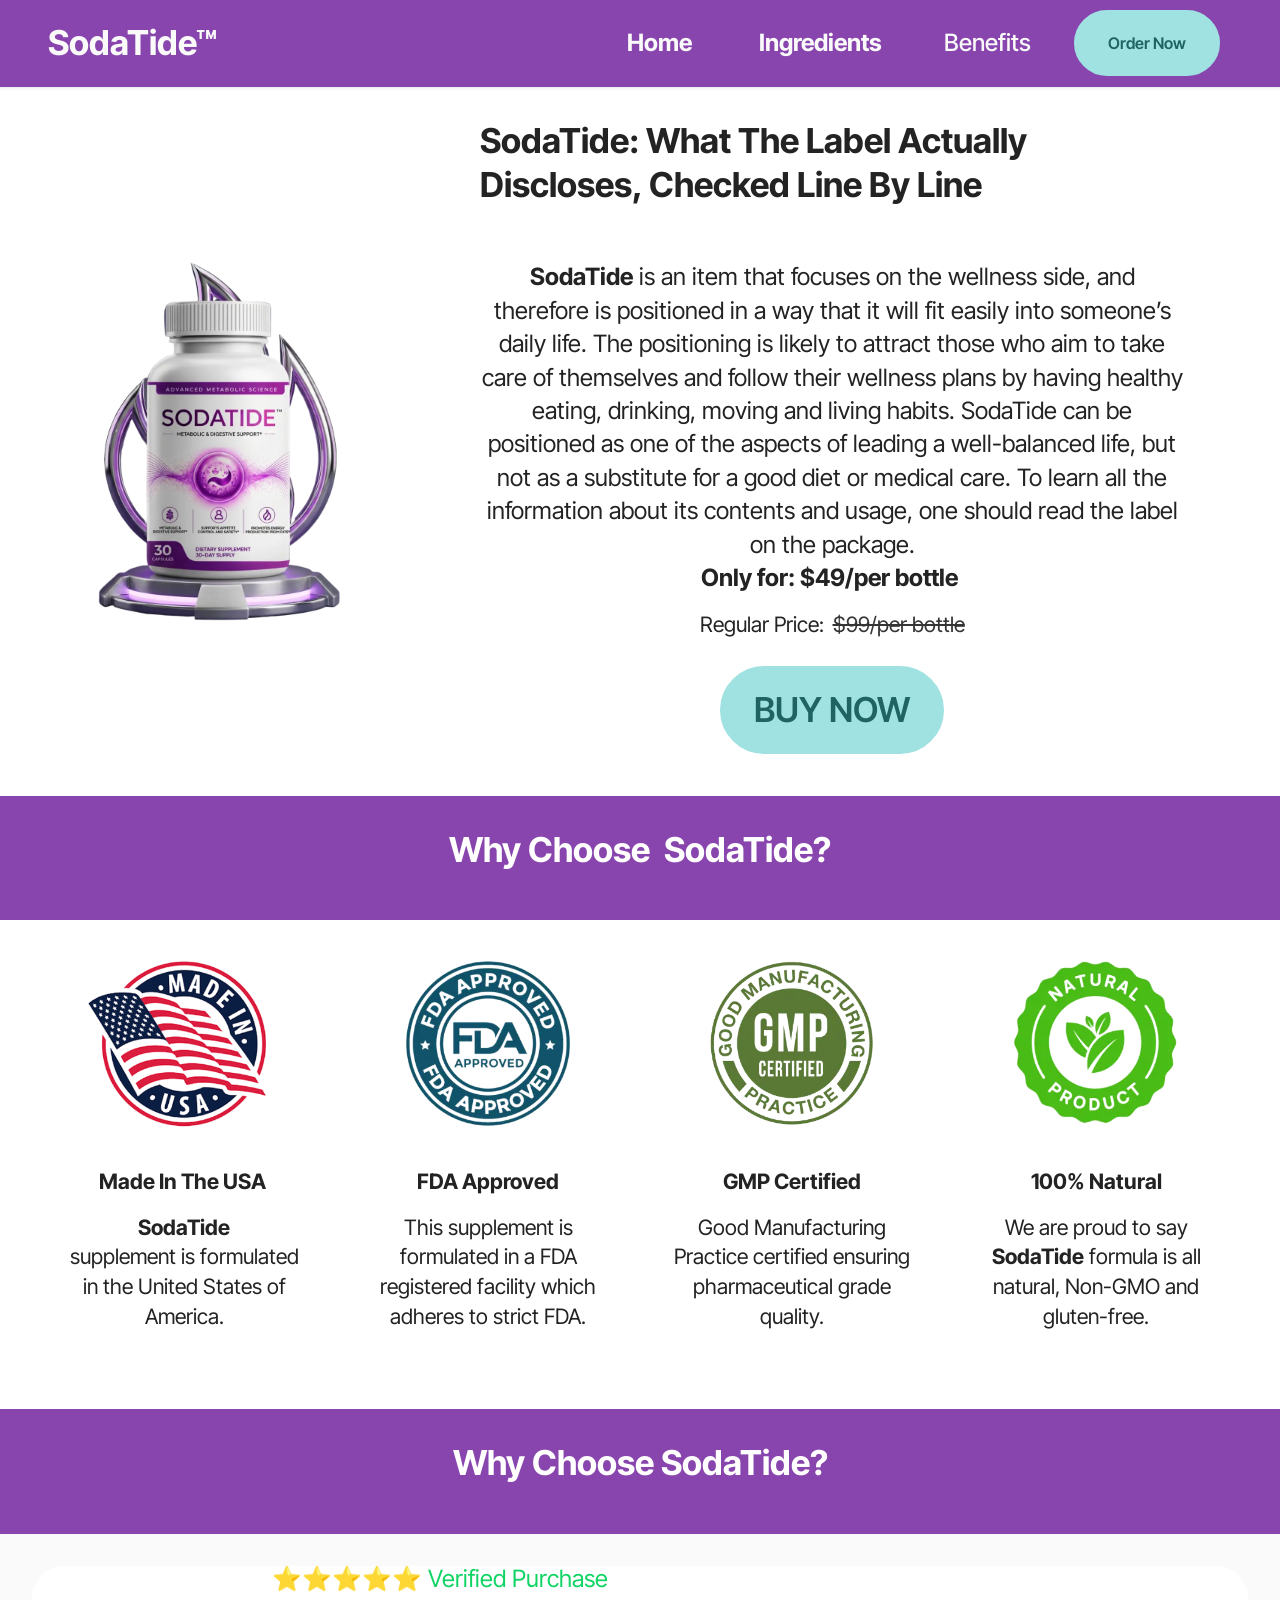
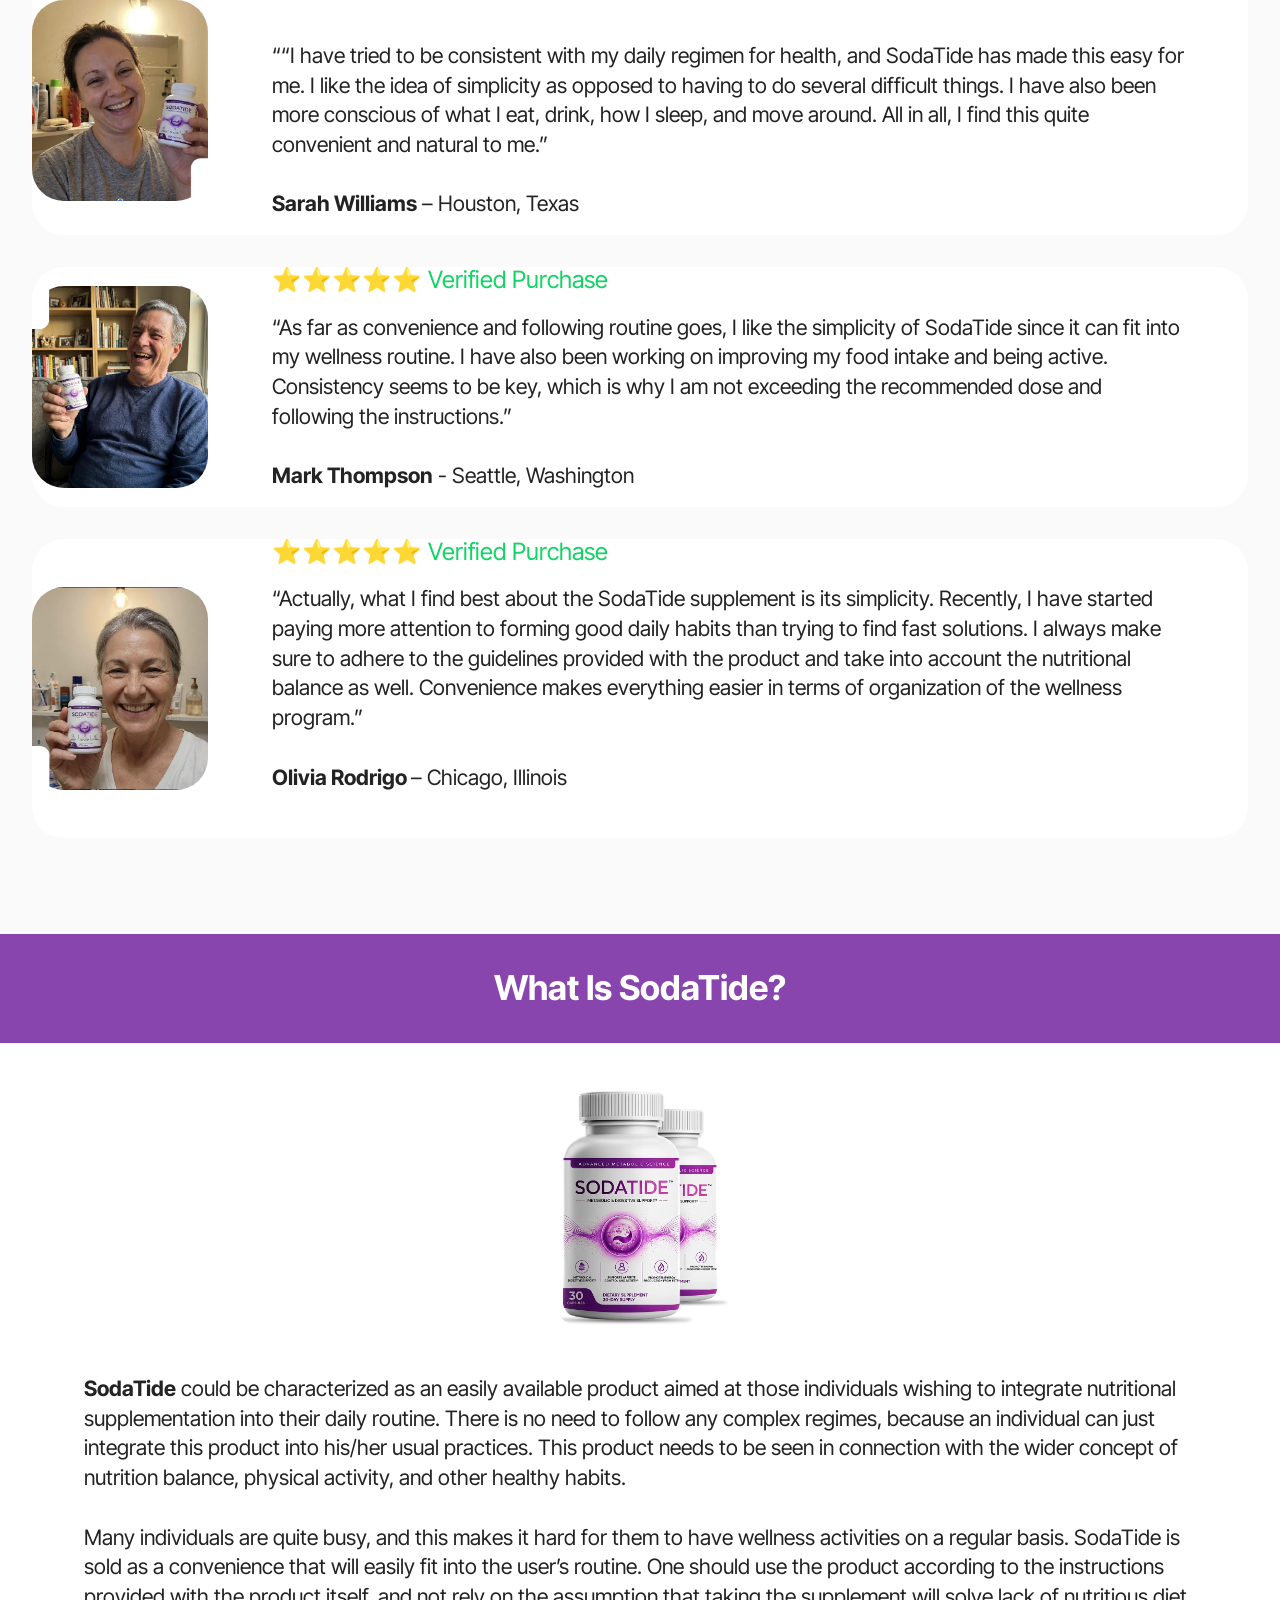
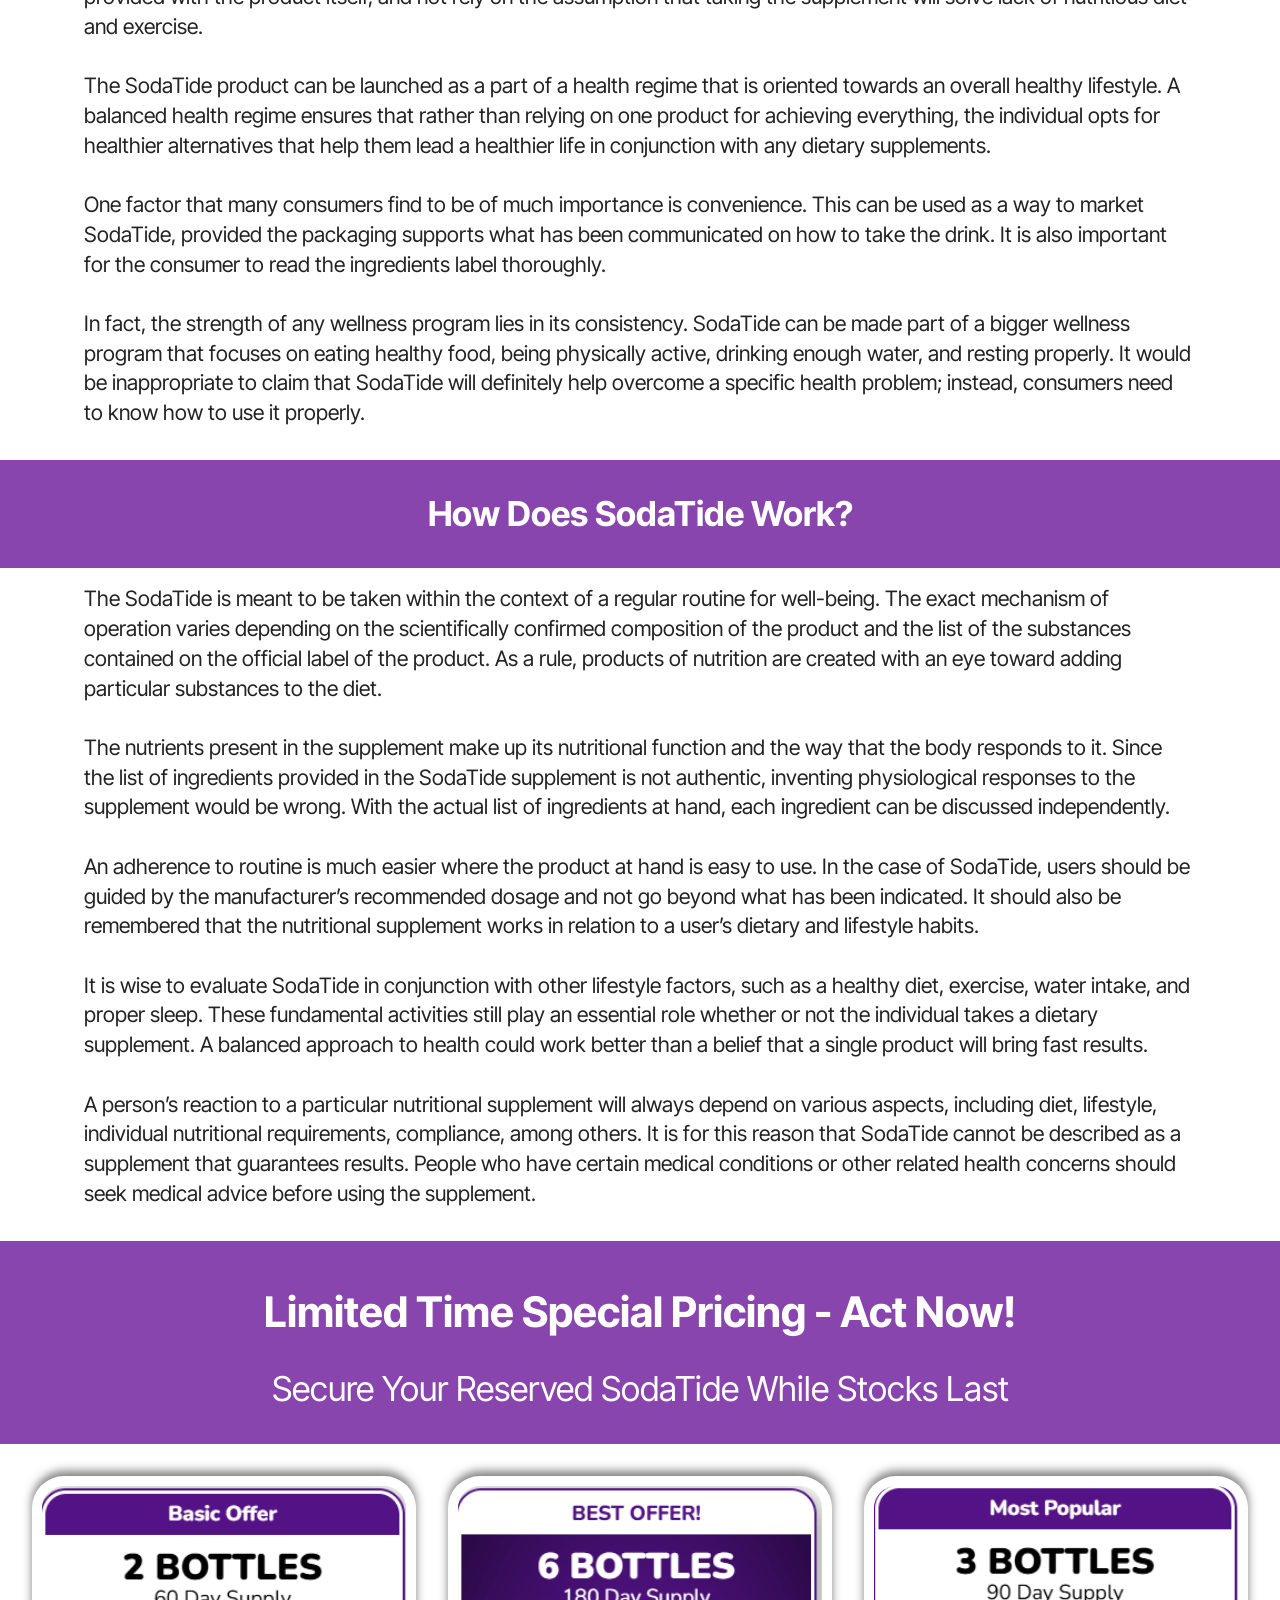
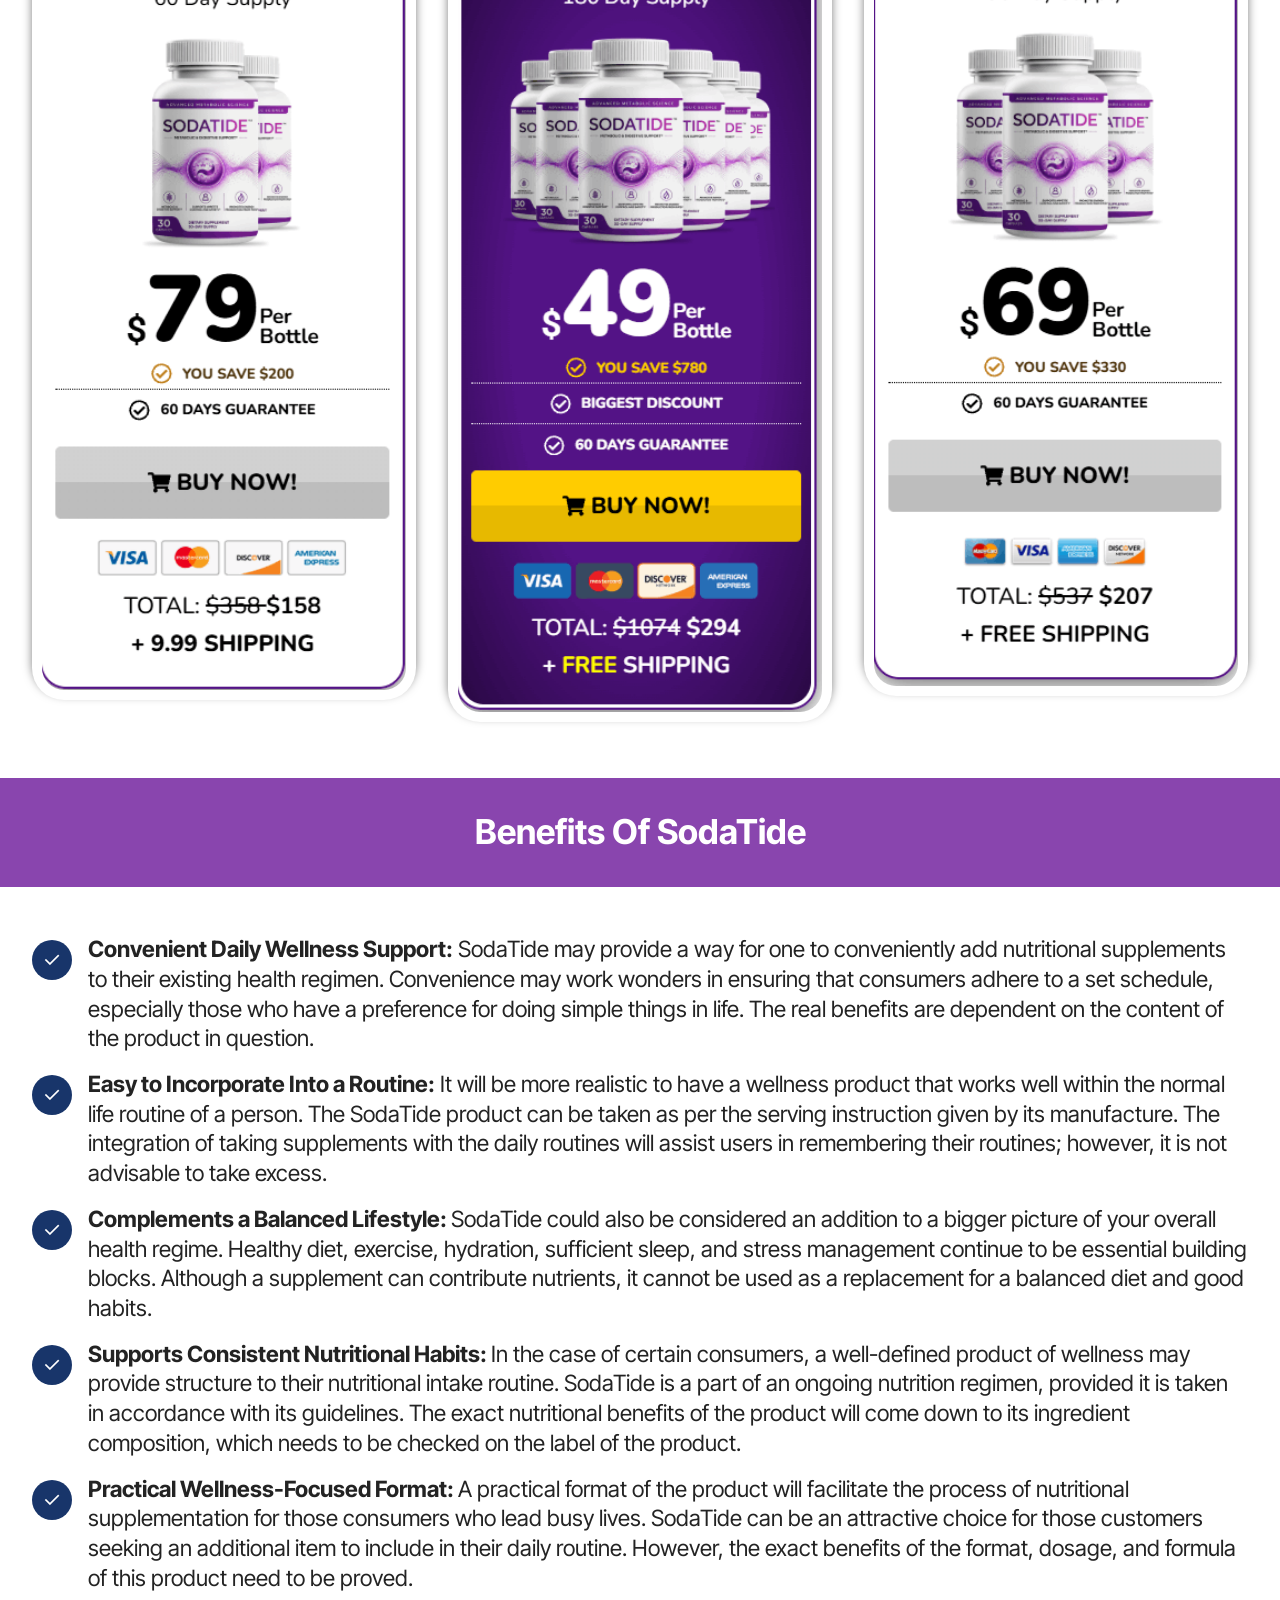
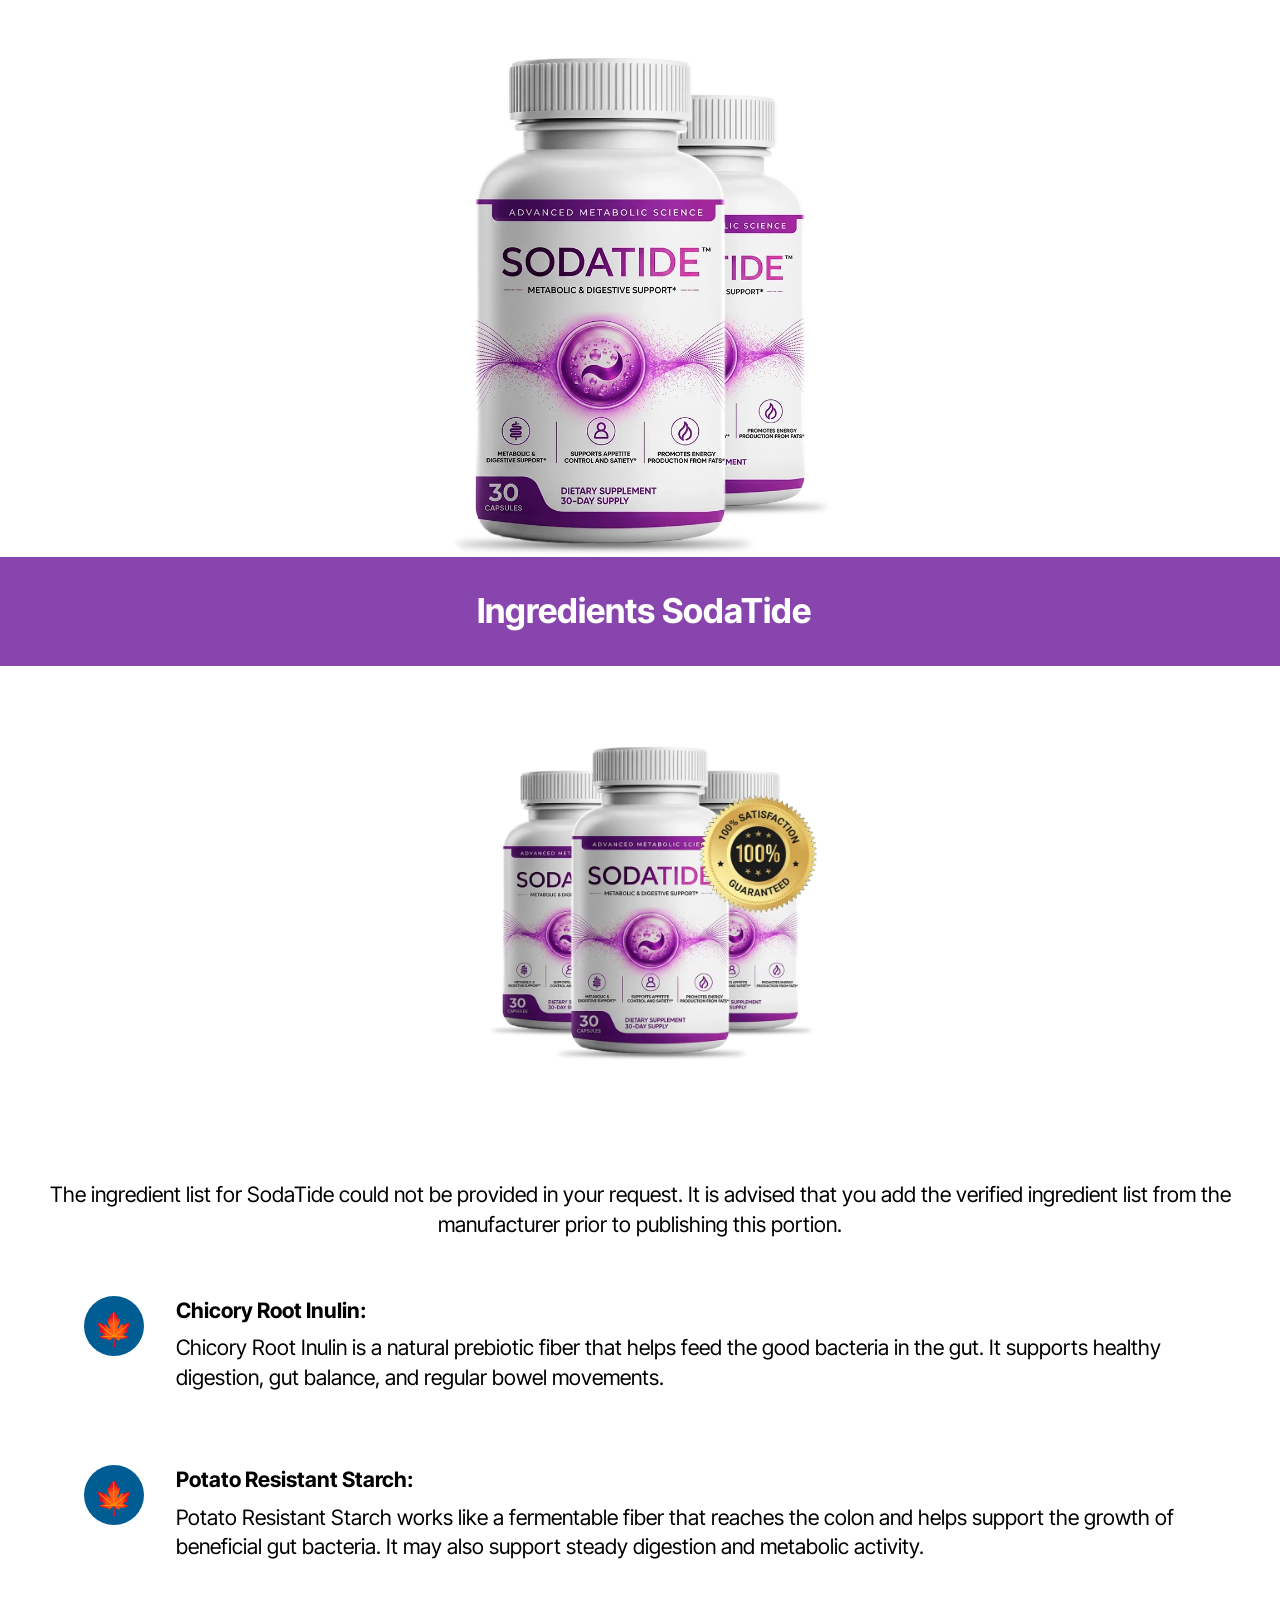
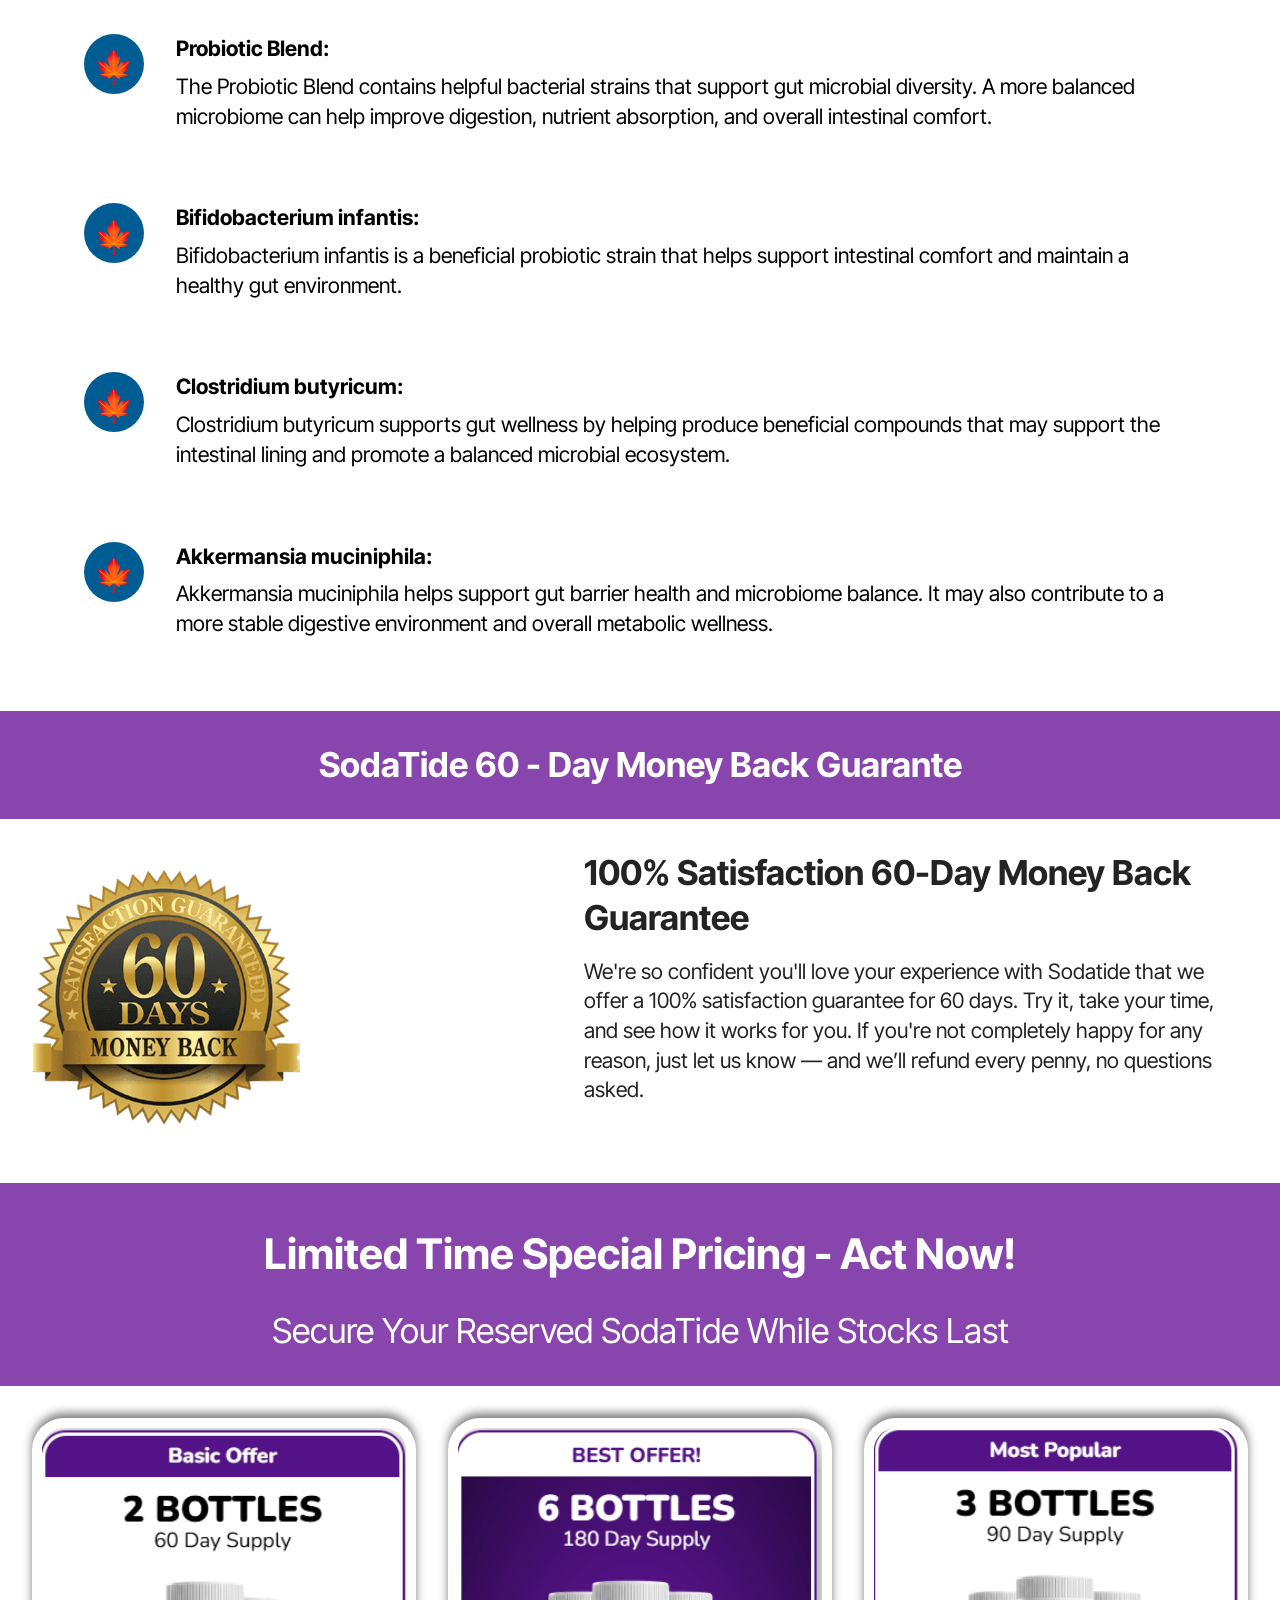
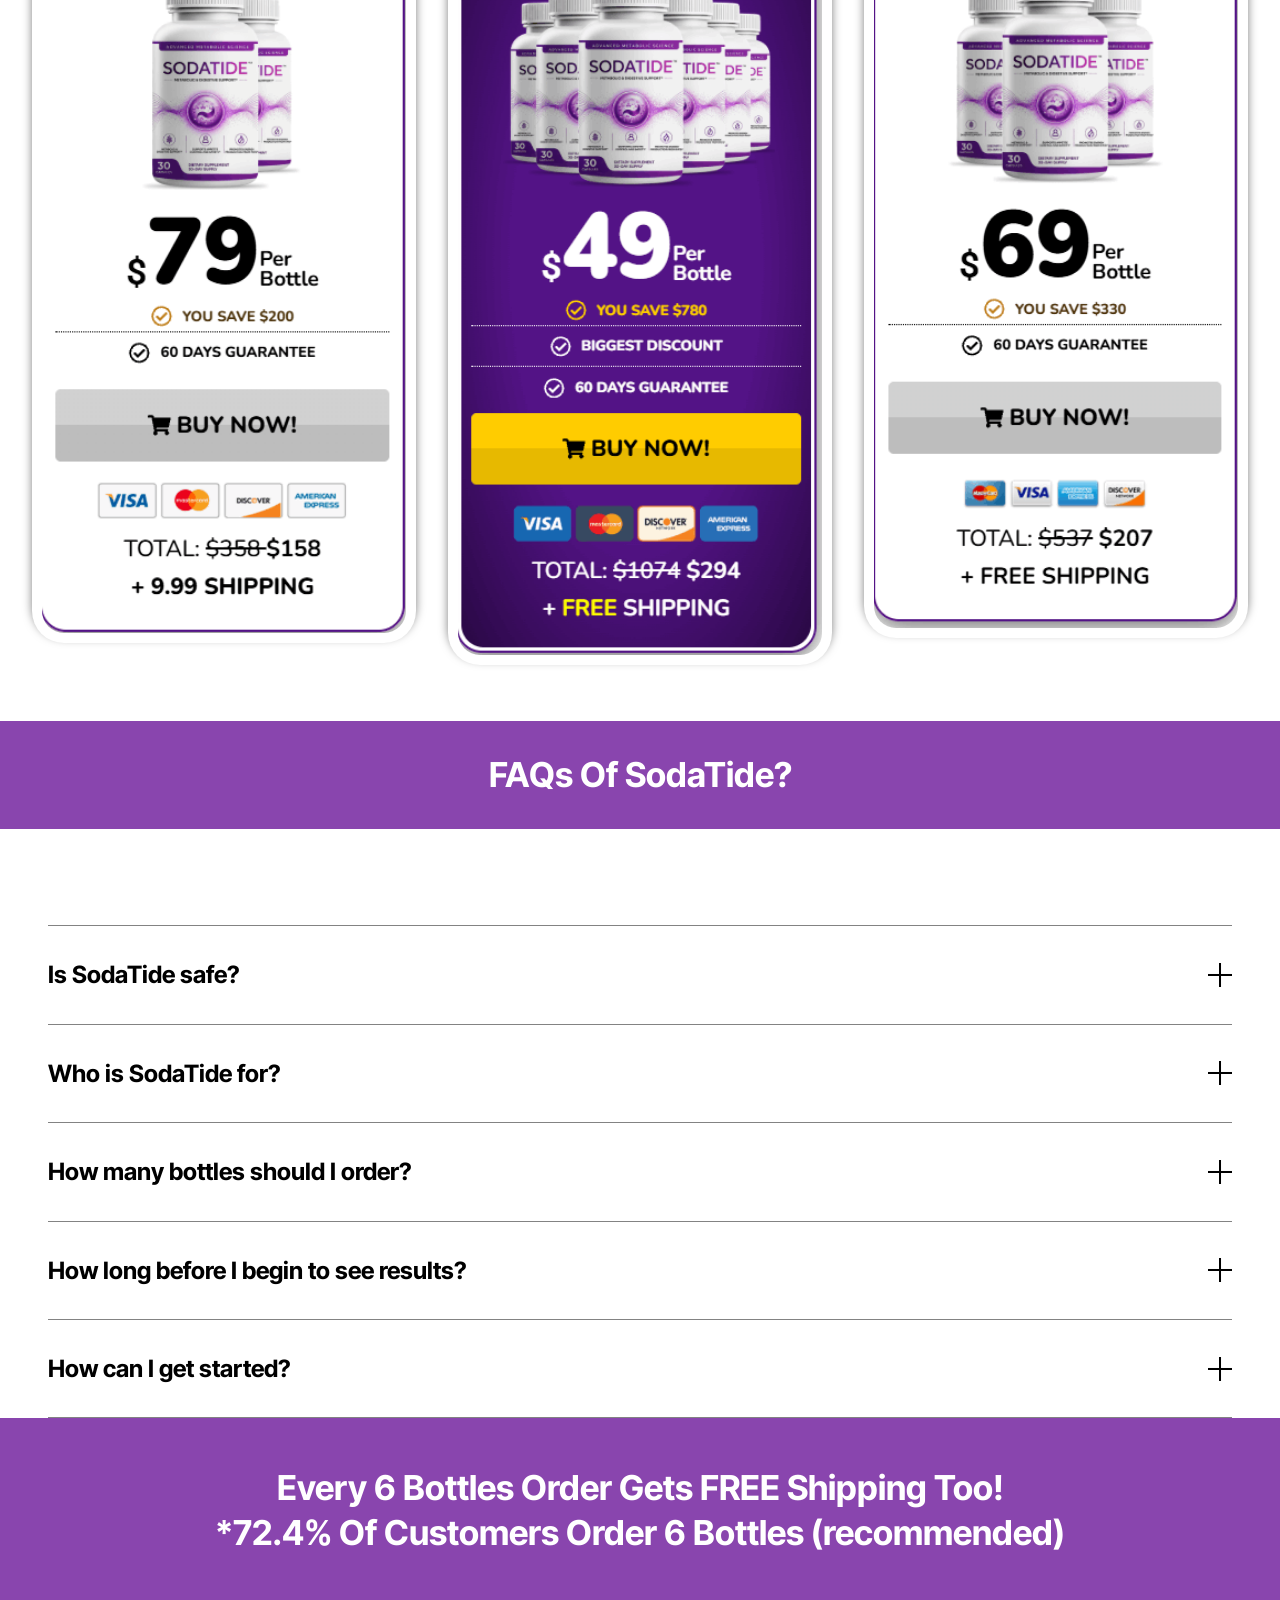
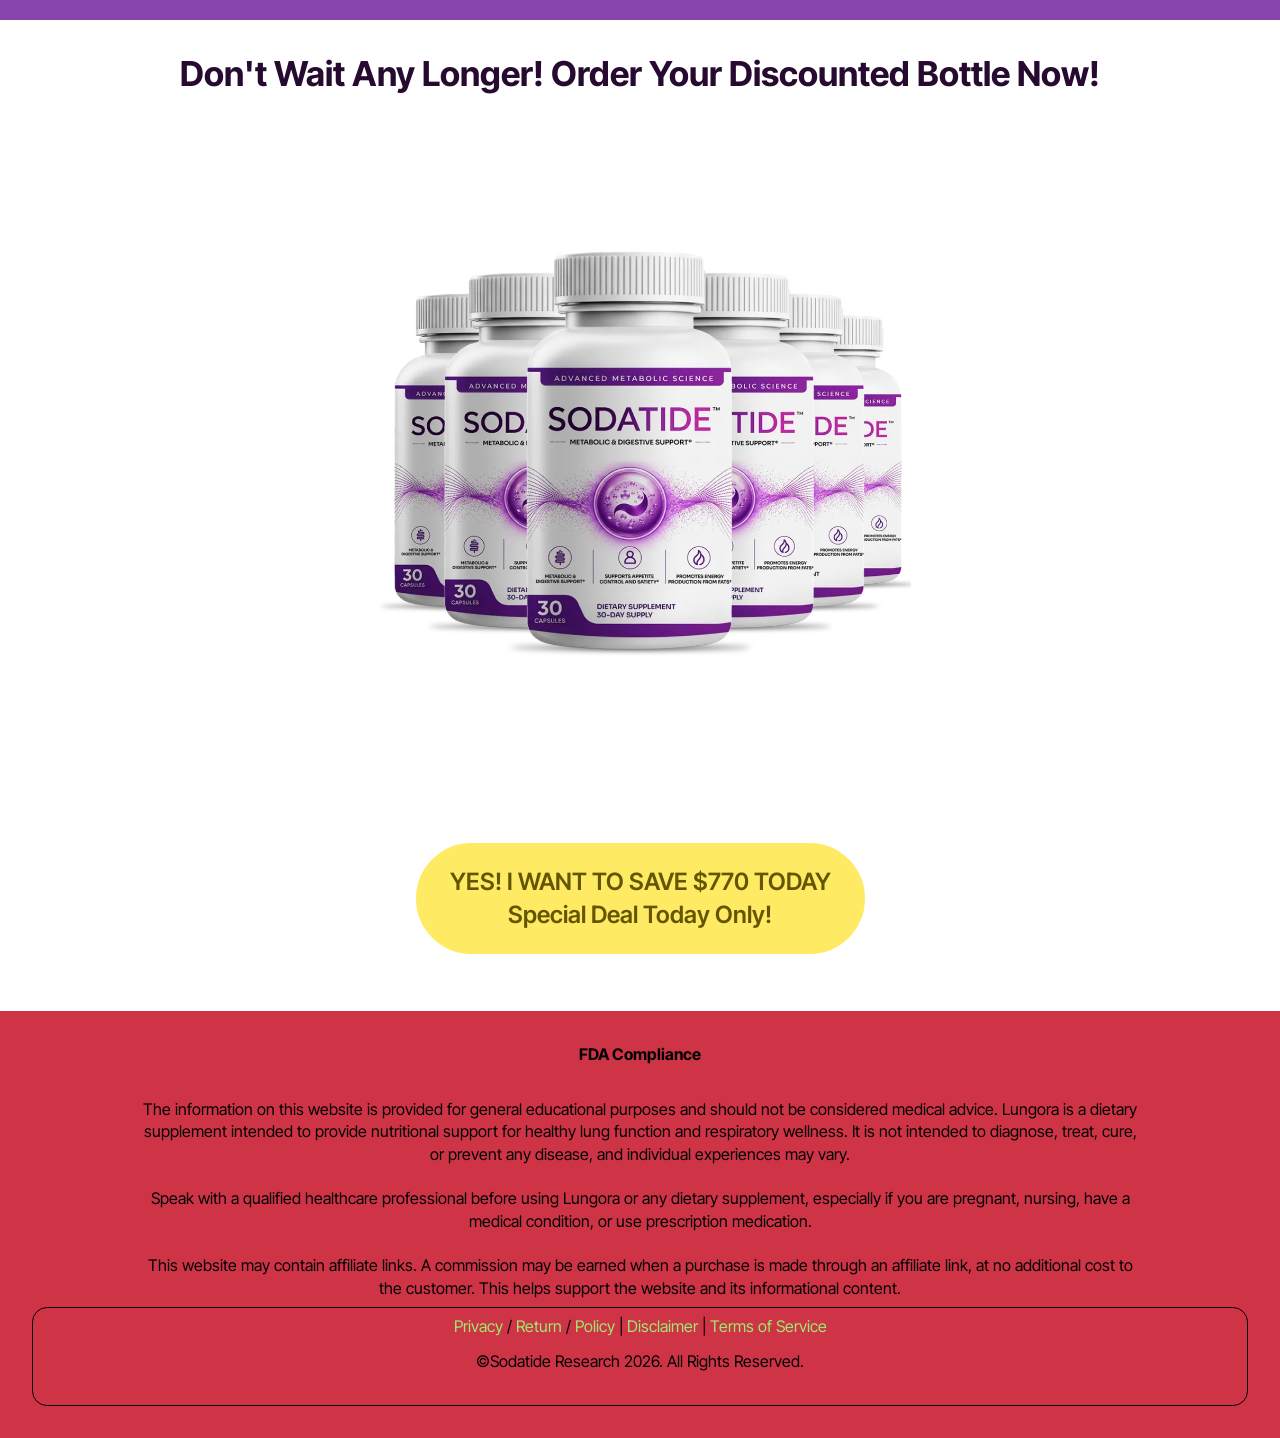
<file: index.html>
<!DOCTYPE html>
<html  lang="en">
<head>
  <!-- Site made with Mobirise Website Builder v6.1.12, https://mobirise.com -->
  <meta charset="UTF-8">
  <meta http-equiv="X-UA-Compatible" content="IE=edge">
  <meta name="generator" content="Mobirise v6.1.12, mobirise.com">
  <meta name="twitter:card" content="summary_large_image"/>
  <meta name="twitter:image:src" content="assets/images/index-meta.webp">
  <meta property="og:image" content="assets/images/index-meta.webp">
  <meta name="twitter:title" content="SodaTide – Advanced Support for Nerve Health">
  <meta name="viewport" content="width=device-width, initial-scale=1, minimum-scale=1">
  <link rel="shortcut icon" href="assets/images/images.png" type="image/x-icon">
  <meta name="description" content="SodaTide is an item that focuses on the wellness side, and therefore is positioned in a way that it will fit easily into someone’s daily life. The positioning is likely to attract those who aim to take care of themselves and follow their wellness plans by having healthy eating, drinking, moving and living habits. SodaTide can be positioned as one of the aspects of leading a well-balanced life, but not as a substitute for a good diet or medical care. To learn all the information about its contents and usage, one should read the label on the package.">
  
  
  <title>SodaTide – Advanced Support for Nerve Health</title>
  <link rel="stylesheet" href="assets/web/assets/mobirise-icons2/mobirise2.css">
  <link rel="stylesheet" href="assets/web/assets/mobirise-icons/mobirise-icons.css">
  <link rel="stylesheet" href="assets/bootstrap/css/bootstrap.min.css">
  <link rel="stylesheet" href="assets/dropdown/css/style.css">
  <link rel="stylesheet" href="assets/socicon/css/styles.css">
  <link rel="stylesheet" href="assets/theme/css/style.css">
  <link rel="preload" href="https://fonts.googleapis.com/css?family=Inter+Tight:100,200,300,400,500,600,700,800,900,100i,200i,300i,400i,500i,600i,700i,800i,900i&display=swap" as="style" onload="this.onload=null;this.rel='stylesheet'">
  <noscript><link rel="stylesheet" href="https://fonts.googleapis.com/css?family=Inter+Tight:100,200,300,400,500,600,700,800,900,100i,200i,300i,400i,500i,600i,700i,800i,900i&display=swap"></noscript>
  <link rel="preload" as="style" href="assets/mobirise/css/mbr-additional.css?v=M7NyvS"><link rel="stylesheet" href="assets/mobirise/css/mbr-additional.css?v=M7NyvS" type="text/css">
<meta name="google-site-verification" content="ojwFFrobrEAdesm8oLR1VNvsSXICQItrODOj1nC4V70" />
<meta name="msvalidate.01" content="BFED78960371397816FDB9212DADB8CB" />
	
  <meta name="keywords" content="prosta defend, prostadefend, prosta defend supplement, prosta defend pills">
 <meta name="author" content="prosta defend">
		
 <link rel="canonical" href="" >
</head>
<body>
  
  <section data-bs-version="5.1" class="menu menu2 cid-vwCGoTfLS6" once="menu" id="menu2-1z">
    
    <nav class="navbar navbar-dropdown navbar-expand-lg">
        <div class="container">
            <div class="navbar-brand">
                
                <span class="navbar-caption-wrap"><a class="navbar-caption text-white text-primary display-2" href="index.html#content4-27">SodaTide™&nbsp;<br></a></span>
            </div>
            <button class="navbar-toggler" type="button" data-toggle="collapse" data-bs-toggle="collapse" data-target="#navbarSupportedContent" data-bs-target="#navbarSupportedContent" aria-controls="navbarNavAltMarkup" aria-expanded="false" aria-label="Toggle navigation">
                <div class="hamburger">
                    <span></span>
                    <span></span>
                    <span></span>
                    <span></span>
                </div>
            </button>
            <div class="collapse navbar-collapse" id="navbarSupportedContent">
                <ul class="navbar-nav nav-dropdown" data-app-modern-menu="true"><li class="nav-item"><a class="nav-link link text-white text-primary display-5" href="index.html#header3-1m"><strong>Home&nbsp;</strong><br></a></li>
                    <li class="nav-item"><a class="nav-link link text-white text-primary display-5" href="index.html"><strong>Ingredients</strong></a></li>
                    <li class="nav-item"><a class="nav-link link text-white text-primary display-5" href="index.html#header3-31">Benefits</a>
                    </li></ul>
                
                <div class="navbar-buttons mbr-section-btn"><a class="btn btn-warning display-4" href="https://maxwebleads.com/13469/2046/2/?">Order Now</a></div>
            </div>
        </div>
    </nav>
</section>

<section data-bs-version="5.1" class="features6 cid-vwCGxktQIx" id="features7-20">
    <!---->
    

    
    
    <div class="container">
        <div class="card-wrapper">
            <div class="row align-items-center">
                <div class="col-12 col-lg-4">
                    <div class="image-wrapper">
                        <a href="https://maxwebleads.com/13469/2046/2/?"><img src="assets/images/sodatide-main.webp" alt="SodaTide"></a>
                    </div>
                </div>
                <div class="col-12 col-lg">
                    <div class="text-box">
                        <h5 class="mbr-title mbr-fonts-style display-2"><strong>SodaTide: What The Label Actually Discloses, Checked Line By Line</strong><br><strong><br></strong></h5>
                        <p class="mbr-text mbr-fonts-style display-5"><strong>SodaTide</strong> is an item that focuses on the wellness side, and therefore is positioned in a way that it will fit easily into someone’s daily life. The positioning is likely to attract those who aim to take care of themselves and follow their wellness plans by having healthy eating, drinking, moving and living habits. SodaTide can be positioned as one of the aspects of leading a well-balanced life, but not as a substitute for a good diet or medical care. To learn all the information about its contents and usage, one should read the label on the package.<br><strong>Only for: $49/per bottle&nbsp;</strong><br></p>
                        <div class="cost">
                            <span class="currentcost mbr-fonts-style pr-2 display-7">Regular Price:&nbsp;</span>
                            <span class="oldcost mbr-fonts-style display-7">$99/per bottle</span>
                        </div>
                        <div class="mbr-section-btn pt-3"><a href="https://maxwebleads.com/13469/2046/2/?" class="btn btn-warning display-2">BUY NOW</a></div>
                    </div>
                </div>
            </div>
        </div>
    </div>
</section>

<section data-bs-version="5.1" class="header3 cid-vwCIpOp77V" id="header3-21">

    

    
    

    <div class="align-center container">
        <div class="row justify-content-center">
            <div class="col-12 col-lg-12">
                
                <h2 class="mbr-section-subtitle mbr-fonts-style mb-3 display-2"><strong>Why Choose&nbsp; SodaTide?</strong></h2>
                
                
            </div>
        </div>
    </div>
</section>

<section data-bs-version="5.1" class="gallery3 cid-vwCFQWDNEf" id="gallery3-1x">
    
    
    <div class="container">
        
        <div class="row mt-4">
            
            
            <div class="item features-image сol-12 col-md-6 col-lg-3 active">
                <div class="item-wrapper">
                    <div class="item-img">
                        <a href="https://maxwebleads.com/13469/2046/2/?"><img src="assets/images/made-in-usa202-500x300.webp" alt="SodaTide Made In The USA " data-slide-to="0" data-bs-slide-to="0"></a>
                    </div>
                    <div class="item-content">
                        <h5 class="item-title mbr-fonts-style display-7"><strong>Made In The USA&nbsp;</strong></h5>
                        
                        <p class="mbr-text mbr-fonts-style mt-3 display-7"><strong>SodaTide
</strong><br>supplement is formulated in the United States of America.<br>
<br></p>
                    </div>
                    
                </div>
            </div><div class="item features-image сol-12 col-md-6 col-lg-3">
                <div class="item-wrapper">
                    <div class="item-img">
                        <a href="https://maxwebleads.com/13469/2046/2/?"><img src="assets/images/fda-approved-500x300.webp" alt="SodaTide FDA Approved " data-slide-to="1" data-bs-slide-to="1"></a>
                    </div>
                    <div class="item-content">
                        <h5 class="item-title mbr-fonts-style display-7"><strong>FDA Approved</strong></h5>
                        
                        <p class="mbr-text mbr-fonts-style mt-3 display-7">This supplement is formulated in a FDA registered facility which adheres to strict FDA.</p>
                    </div>
                    
                </div>
            </div><div class="item features-image сol-12 col-md-6 col-lg-3">
                <div class="item-wrapper">
                    <div class="item-img">
                        <a href="https://maxwebleads.com/13469/2046/2/?"><img src="assets/images/gmp-certified-500x300.webp" alt="SodaTide GMP Certified" data-slide-to="2" data-bs-slide-to="2"></a>
                    </div>
                    <div class="item-content">
                        <h5 class="item-title mbr-fonts-style display-7"><strong>GMP Certified</strong></h5>
                        
                        <p class="mbr-text mbr-fonts-style mt-3 display-7">Good Manufacturing
<br>Practice certified ensuring pharmaceutical grade quality.<br></p>
                    </div>
                    
                </div>
            </div>
            <div class="item features-image сol-12 col-md-6 col-lg-3">
                <div class="item-wrapper">
                    <div class="item-img">
                        <a href="https://maxwebleads.com/13469/2046/2/?"><img src="assets/images/100-natural-500x300.webp" alt="SodaTide  all natural, Non-GMO " title=""></a>
                    </div>
                    <div class="item-content">
                        <h5 class="item-title mbr-fonts-style display-7"><strong>100% Natural</strong></h5>
                        
                        <p class="mbr-text mbr-fonts-style mt-3 display-7">We are proud to say <strong>SodaTide</strong> formula is all natural, Non-GMO and gluten-free.</p>
                    </div>
                    
                </div>
            </div>
        </div>
    </div>
</section>

<section data-bs-version="5.1" class="header3 cid-vwCO7ddUhF" id="header3-22">

    

    
    

    <div class="align-center container">
        <div class="row justify-content-center">
            <div class="col-12 col-lg-12">
                
                <h2 class="mbr-section-subtitle mbr-fonts-style mb-3 display-2"><strong>Why Choose SodaTide?</strong></h2>
                
                
            </div>
        </div>
    </div>
</section>

<section data-bs-version="5.1" class="team2 cid-vwCOnBbGUN" xmlns="http://www.w3.org/1999/html" id="team2-23">
    

    
    
    <div class="container">
        <div class="item features-image">
            <div class="item-wrapper">
                <div class="row align-items-center">
                    <div class="col-12 col-md-2">
                        <div class="image-wrapper">
                            <a href="https://maxwebleads.com/13469/2046/2/?"><img src="assets/images/tmpvyf8o1eg.webp" alt="SodaTide"></a>
                        </div>
                    </div>
                    <div class="col-12 col-md">
                        <div class="card-box">
                            
                            <h2 class="card-subtitle mbr-fonts-style mb-3 display-5">⭐⭐⭐⭐⭐ Verified Purchase</h2>
                            <p class="mbr-text mbr-fonts-style display-7"><br>““I have tried to be consistent with my daily regimen for health, and SodaTide has made this easy for me. I like the idea of simplicity as opposed to having to do several difficult things. I have also been more conscious of what I eat, drink, how I sleep, and move around. All in all, I find this quite convenient and natural to me.”<br><br><strong>Sarah Williams</strong> – Houston, Texas<br></p>
                            
                        </div>
                    </div>
                </div>
            </div>
        </div>
        <div class="item features-image">
            <div class="item-wrapper">
                <div class="row align-items-center">
                    <div class="col-12 col-md-2">
                        <div class="image-wrapper">
                            <a href="https://maxwebleads.com/13469/2046/2/?"><img src="assets/images/tmp3x4pb23f.webp" alt="SodaTide"></a>
                        </div>
                    </div>
                    <div class="col-12 col-md">
                        <div class="card-box">
                            
                            <h2 class="card-subtitle mbr-fonts-style mb-3 display-5">⭐⭐⭐⭐⭐ Verified Purchase</h2>
                            <p class="mbr-text mbr-fonts-style display-7">“As far as convenience and following routine goes, I like the simplicity of SodaTide since it can fit into my wellness routine. I have also been working on improving my food intake and being active. Consistency seems to be key, which is why I am not exceeding the recommended dose and following the instructions.”<br><br><strong>Mark Thompson</strong> - Seattle, Washington<br></p>
                            
                        </div>
                    </div>
                </div>
            </div>
        </div>
        <div class="item features-image">
            <div class="item-wrapper">
                <div class="row align-items-center">
                    <div class="col-12 col-md-2">
                        <div class="image-wrapper">
                            <a href="https://maxwebleads.com/13469/2046/2/?"><img src="assets/images/tmpdgnaucbl.webp" alt="SodaTide"></a>
                        </div>
                    </div>
                    <div class="col-12 col-md">
                        <div class="card-box">
                            
                            <h2 class="card-subtitle mbr-fonts-style mb-3 display-5">⭐⭐⭐⭐⭐ Verified Purchase</h2>
                            <p class="mbr-text mbr-fonts-style display-7">“Actually, what I find best about the SodaTide supplement is its simplicity. Recently, I have started paying more attention to forming good daily habits than trying to find fast solutions. I always make sure to adhere to the guidelines provided with the product and take into account the nutritional balance as well. Convenience makes everything easier in terms of organization of the wellness program.”<br>
<br><strong>Olivia Rodrigo </strong>– Chicago, Illinois<br>&nbsp;<br></p>
                            
                        </div>
                    </div>
                </div>
            </div>
        </div>
    </div>
</section>

<section data-bs-version="5.1" class="header3 cid-uSwx4cJ0TO" id="header3-4">

    

    
    

    <div class="align-center container">
        <div class="row justify-content-center">
            <div class="col-12 col-lg-12">
                
                <h2 class="mbr-section-subtitle mbr-fonts-style mb-3 display-2"><strong>What Is SodaTide?</strong></h2>
                
                
            </div>
        </div>
    </div>
</section>

<section data-bs-version="5.1" class="header9 cid-uSwxo9HcY4" id="header9-6">

    

    
    

    <div class="text-center container">
        <div class="row justify-content-center">
            <div class="col-md-12 col-lg-9">
                <div class="image-wrap mb-4">
                    <a href="https://maxwebleads.com/13469/2046/2/?"><img src="assets/images/bottle-hero.webp" alt="SodaTide Official"></a>
                </div>
                
                
                
            </div>
        </div>
    </div>
</section>

<section data-bs-version="5.1" class="content4 cid-uSwx5BcQWN" id="content4-5">
    

    
    
    <div class="container">
        <div class="row justify-content-center">
            <div class="title col-md-12 col-lg-11">
                
                <h4 class="mbr-section-subtitle align-center mbr-fonts-style mb-4 display-7"><strong>SodaTide</strong> could be characterized as an easily available product aimed at those individuals wishing to integrate nutritional supplementation into their daily routine. There is no need to follow any complex regimes, because an individual can just integrate this product into his/her usual practices. This product needs to be seen in connection with the wider concept of nutrition balance, physical activity, and other healthy habits.<br><br>
<div>
</div><div>
</div><div>
</div><div>
</div><div>Many individuals are quite busy, and this makes it hard for them to have wellness activities on a regular basis. SodaTide is sold as a convenience that will easily fit into the user’s routine. One should use the product according to the instructions provided with the product itself, and not rely on the assumption that taking the supplement will solve lack of nutritious diet and exercise.</div><div><br></div><div>
</div><div>The SodaTide product can be launched as a part of a health regime that is oriented towards an overall healthy lifestyle. A balanced health regime ensures that rather than relying on one product for achieving everything, the individual opts for healthier alternatives that help them lead a healthier life in conjunction with any dietary supplements.</div><div><br></div><div>One factor that many consumers find to be of much importance is convenience. This can be used as a way to market SodaTide, provided the packaging supports what has been communicated on how to take the drink. It is also important for the consumer to read the ingredients label thoroughly.</div><div><br></div><div>In fact, the strength of any wellness program lies in its consistency. SodaTide can be made part of a bigger wellness program that focuses on eating healthy food, being physically active, drinking enough water, and resting properly. It would be inappropriate to claim that SodaTide will definitely help overcome a specific health problem; instead, consumers need to know how to use it properly.</div><div>
</div></h4>
                
            </div>
        </div>
    </div>
</section>

<section data-bs-version="5.1" class="header3 cid-uSwy3EeQp4" id="header3-7">

    

    
    

    <div class="align-center container">
        <div class="row justify-content-center">
            <div class="col-12 col-lg-12">
                
                <h2 class="mbr-section-subtitle mbr-fonts-style mb-3 display-2"><strong>How Does SodaTide Work?</strong></h2>
                
                
            </div>
        </div>
    </div>
</section>

<section data-bs-version="5.1" class="content4 cid-uSwy4P6KjC" id="content4-8">
    

    
    
    <div class="container">
        <div class="row justify-content-center">
            <div class="title col-md-12 col-lg-11">
                
                <h4 class="mbr-section-subtitle align-center mbr-fonts-style mb-4 display-7"><div>The SodaTide is meant to be taken within the context of a regular routine for well-being. The exact mechanism of operation varies depending on the scientifically confirmed composition of the product and the list of the substances contained on the official label of the product. As a rule, products of nutrition are created with an eye toward adding particular substances to the diet.</div><div><strong><br></strong></div><div>
</div><div>The nutrients present in the supplement make up its nutritional function and the way that the body responds to it. Since the list of ingredients provided in the SodaTide supplement is not authentic, inventing physiological responses to the supplement would be wrong. With the actual list of ingredients at hand, each ingredient can be discussed independently.</div><div><br></div><div>
</div><div>An adherence to routine is much easier where the product at hand is easy to use. In the case of SodaTide, users should be guided by the manufacturer’s recommended dosage and not go beyond what has been indicated. It should also be remembered that the nutritional supplement works in relation to a user’s dietary and lifestyle habits.</div><div><br></div><div>It is wise to evaluate SodaTide in conjunction with other lifestyle factors, such as a healthy diet, exercise, water intake, and proper sleep. These fundamental activities still play an essential role whether or not the individual takes a dietary supplement. A balanced approach to health could work better than a belief that a single product will bring fast results.</div><div><br></div><div>A person’s reaction to a particular nutritional supplement will always depend on various aspects, including diet, lifestyle, individual nutritional requirements, compliance, among others. It is for this reason that SodaTide cannot be described as a supplement that guarantees results. People who have certain medical conditions or other related health concerns should seek medical advice before using the supplement.</div><div>
</div><div>
</div><div>
</div></h4>
                
            </div>
        </div>
    </div>
</section>

<section data-bs-version="5.1" class="content4 cid-uSwyrY4N6k" id="content4-9">
    

    
    
    <div class="container">
        <div class="row justify-content-center">
            <div class="title col-md-12 col-lg-11">
                <h3 class="mbr-section-title mbr-fonts-style align-center mb-4 display-1"><strong>Limited Time Special Pricing - Act Now!</strong></h3>
                <h4 class="mbr-section-subtitle align-center mbr-fonts-style mb-4 display-2">Secure Your Reserved SodaTide While Stocks Last</h4>
                
            </div>
        </div>
    </div>
</section>

<section data-bs-version="5.1" class="gallery5 mbr-gallery cid-uSwyss5Anb" id="image1-a">
    

    

    <div class="container">
        
        <div class="row mbr-gallery mt-4">
            <div class="col-12 col-md-6 col-lg-4 item gallery-image">
                
                    <a href="https://maxwebleads.com/13469/2046/2/?"><img class="w-100 JCB_Price" src="assets/images/screenshot202026-10-0120212933-327x723.webp" alt="SodaTide   buy now 2 bottle" data-slide-to="0" data-bs-slide-to="0" title="Ikaria Lean Belly Juice"><br></a>
                   
                
               
            </div>
             <div class="col-12 col-md-6 col-lg-4 item gallery-image">
                
                   <a href="https://maxwebleads.com/13469/2046/2/?"> <img class="w-100 JCB_Price" src="assets/images/screenshot202026-10-0120213009-331x752.webp" alt="SodaTide buy now 6 bottles" data-slide-to="1" data-bs-slide-to="1" title="Ikaria Lean Belly Juice"><br></a>
                    
                
               
            </div>
             <div class="col-12 col-md-6 col-lg-4 item gallery-image">
                
                   <a href="https://maxwebleads.com/13469/2046/2/?"> <img class="w-100 JCB_Price" src="assets/images/screenshot202026-10-0120213029-328x721.webp" alt="SodaTide buy now 3 bottles" data-slide-to="2" data-bs-slide-to="2" title="Ikaria Lean Belly Juice"><br>
                    
               
                
            </a></div></div><div class="modal mbr-slider" tabindex="-1" role="dialog" aria-hidden="true" id="vwOW94ZEDf-modal"><div class="modal-dialog" role="document"><a href="/">
                </a><div class="modal-content"><div class="modal-body"><div class="carousel slide carousel-fade" id="lb-vwOW94ZEDf" data-ride="carousel" data-bs-ride="carousel" data-interval="4000" data-bs-interval="4000"><a href="/">
                            <div class="carousel-inner">
                                <div class="carousel-item active">
                                    <img class="d-block w-100" src="assets/images/screenshot202026-10-0120212933-327x723.webp" alt="">
                                </div>
                                <div class="carousel-item">
                                    <img class="d-block w-100" src="assets/images/screenshot202026-10-0120213009-331x752.webp" alt="">
                                </div>
                                <div class="carousel-item">
                                    <img class="d-block w-100" src="assets/images/screenshot202026-10-0120213029-328x721.webp" alt="">
                                </div>
                                
                            </div>
                            <ol class="carousel-indicators">
                                <li data-slide-to="0" data-bs-slide-to="0" class="active" data-target="#lb-vwOW94ZEDf" data-bs-target="#lb-vwOW94ZEDf"></li>
                                <li data-slide-to="1" data-bs-slide-to="1" data-target="#lb-vwOW94ZEDf" data-bs-target="#lb-vwOW94ZEDf"></li>
                                <li data-slide-to="2" data-bs-slide-to="2" data-target="#lb-vwOW94ZEDf" data-bs-target="#lb-vwOW94ZEDf"></li>
                                
                            </ol>
                            </a><a role="button" href="" class="close" data-dismiss="modal" data-bs-dismiss="modal" aria-label="Close">
                            </a>
                            <a class="carousel-control-prev carousel-control" role="button" data-slide="prev" data-bs-slide="prev" href="#lb-vwOW94ZEDf">
                                <span class="mobi-mbri mobi-mbri-arrow-prev" aria-hidden="true"></span>
                                <span class="sr-only visually-hidden">Previous</span>
                            </a>
                            <a class="carousel-control-next carousel-control" role="button" data-slide="next" data-bs-slide="next" href="#lb-vwOW94ZEDf">
                                <span class="mobi-mbri mobi-mbri-arrow-next" aria-hidden="true"></span>
                                <span class="sr-only visually-hidden">Next</span>
                            </a>
                        </div>
                    </div>
                </div>
            </div>
        </div>
    </div>
</section>

<section data-bs-version="5.1" class="header3 cid-v1XV2cMDDJ" id="header3-1m">

    

    
    

    <div class="align-center container">
        <div class="row justify-content-center">
            <div class="col-12 col-lg-12">
                
                <h2 class="mbr-section-subtitle mbr-fonts-style mb-3 display-2"><strong>Benefits Of SodaTide</strong></h2>
                
                
            </div>
        </div>
    </div>
</section>

<section data-bs-version="5.1" class="content8 cid-vwCRL1Xqy9" id="content8-24">
    
    <div class="container">
        <div class="row justify-content-center">
            <div class="counter-container col-md-12 col-lg-12">
                
                <div class="mbr-text mbr-fonts-style display-7">
                    <ul>
                        <li><span style="font-size: 1.4rem;"><strong>Convenient Daily Wellness Support:</strong></span><span style="font-size: 1.4rem;">&nbsp;SodaTide may provide a way for one to conveniently add nutritional supplements to their existing health regimen. Convenience may work wonders in ensuring that consumers adhere to a set schedule, especially those who have a preference for doing simple things in life. The real benefits are dependent on the content of the product in question.</span></li><li><span style="font-size: 1.4rem;"><strong>Easy to Incorporate Into a Routine:</strong>&nbsp;It will be more realistic to have a wellness product that works well within the normal life routine of a person. The SodaTide product can be taken as per the serving instruction given by its manufacture. The integration of taking supplements with the daily routines will assist users in remembering their routines; however, it is not advisable to take excess.</span></li><li><span style="font-size: 1.4rem;"><strong>Complements a Balanced Lifestyle: </strong>SodaTide could also be considered an addition to a bigger picture of your overall health regime. Healthy diet, exercise, hydration, sufficient sleep, and stress management continue to be essential building blocks. Although a supplement can contribute nutrients, it cannot be used as a replacement for a balanced diet and good habits.</span></li><li><span style="font-size: 1.4rem;"><strong>Supports Consistent Nutritional Habits: </strong>In the case of certain consumers, a well-defined product of wellness may provide structure to their nutritional intake routine. SodaTide is a part of an ongoing nutrition regimen, provided it is taken in accordance with its guidelines. The exact nutritional benefits of the product will come down to its ingredient composition, which needs to be checked on the label of the product.</span></li><li><span style="font-size: 1.4rem;"><strong>Practical Wellness-Focused Format: </strong>A practical format of the product will facilitate the process of nutritional supplementation for those consumers who lead busy lives. SodaTide can be an attractive choice for those customers seeking an additional item to include in their daily routine. However, the exact benefits of the format, dosage, and formula of this product need to be proved.</span></li>
                    </ul>
                </div>
            </div>
        </div>
    </div>
</section>

<section data-bs-version="5.1" class="image3 cid-v9vYMD72HA" id="image3-1u">
    

    
    

    <div class="container">
        <div class="row justify-content-center">
            <div class="col-12 col-lg-4">
                <div class="image-wrapper">
                    <a href="https://maxwebleads.com/13469/2046/2/?"><img src="assets/images/bottle-hero.webp" alt="SodaTide Benefits"></a>
                    
                </div>
            </div>
        </div>
    </div>
</section>

<section data-bs-version="5.1" class="header3 cid-uSxYnXWoLH" id="header3-e">

    

    
    

    <div class="align-center container">
        <div class="row justify-content-center">
            <div class="col-12 col-lg-12">
                
                <h2 class="mbr-section-subtitle mbr-fonts-style mb-3 display-2"><strong>&nbsp;Ingredients SodaTide</strong></h2>
                
                
            </div>
        </div>
    </div>
</section>

<section data-bs-version="5.1" class="image3 cid-v9zPveqzR4" id="image3-1v">
    

    
    

    <div class="container">
        <div class="row justify-content-center">
            <div class="col-12 col-lg-4">
                <div class="image-wrapper">
                    <a href="https://maxwebleads.com/13469/2046/2/?"><img src="assets/images/sodatide-guaranteed-bottle.webp" alt="SodaTide  ingredients"></a>
                    
                </div>
            </div>
        </div>
    </div>
</section>

<section data-bs-version="5.1" class="features19 cid-uSxZQNMPuo" id="features20-g">

    
    
    <div class="container">
        <div class="row justify-content-center">
            <div class="col-md-12 col-lg-12">
                <div class="card-wrapper pb-4">
                    <div class="card-box align-center">
                        
                        <p class="mbr-text mbr-fonts-style mb-4 display-7">
                            The ingredient list for SodaTide could not be provided in your request. It is advised that you add the verified ingredient list from the manufacturer prior to publishing this portion.</p>
                        
                    </div>
                </div>
            </div>
            <div class="col-12 col-md-11">
                <div class="item mbr-flex">
                    <div class="icon-box">
                        <span class="step-number mbr-fonts-style display-5">🍁</span>
                    </div>
                    <div class="text-box">
                        <h4 class="icon-title card-title mbr-black mbr-fonts-style display-7"><strong>Chicory Root Inulin:</strong></h4>
                        <h5 class="icon-text mbr-black mbr-fonts-style display-7"><div>Chicory Root Inulin is a natural prebiotic fiber that helps feed the good bacteria in the gut. It supports healthy digestion, gut balance, and regular bowel movements.</div><div>
</div></h5>
                    </div>
                </div>
                <div class="item mbr-flex">
                    <div class="icon-box">
                        <span class="step-number mbr-fonts-style display-5">🍁</span>
                    </div>
                    <div class="text-box">
                        <h4 class="icon-title card-title mbr-black mbr-fonts-style display-7"><div><strong>Potato Resistant Starch:</strong></div><div><strong>
</strong></div><div><strong>
</strong></div></h4>
                        <h5 class="icon-text mbr-black mbr-fonts-style display-7"><div>Potato Resistant Starch works like a fermentable fiber that reaches the colon and helps support the growth of beneficial gut bacteria. It may also support steady digestion and metabolic activity.</div><div>
</div></h5>
                    </div>
                </div>
                <div class="item mbr-flex">
                    <div class="icon-box">
                        <span class="step-number mbr-fonts-style display-5">🍁</span>
                    </div>
                    <div class="text-box">
                        <h4 class="icon-title card-title mbr-black mbr-fonts-style display-7"><strong>Probiotic Blend:</strong></h4>
                        <h5 class="icon-text mbr-black mbr-fonts-style display-7"><div>The Probiotic Blend contains helpful bacterial strains that support gut microbial diversity. A more balanced microbiome can help improve digestion, nutrient absorption, and overall intestinal comfort.</div><div>
</div></h5>
                    </div>
                </div>
                <div class="item mbr-flex">
                    <div class="icon-box">
                        <span class="step-number mbr-fonts-style display-5">🍁</span>
                    </div>
                    <div class="text-box">
                        <h4 class="icon-title card-title mbr-black mbr-fonts-style display-7"><strong>
</strong><div><strong>Bifidobacterium infantis:</strong></div></h4>
                        <h5 class="icon-text mbr-black mbr-fonts-style display-7"><div>
</div><div>Bifidobacterium infantis is a beneficial probiotic strain that helps support intestinal comfort and maintain a healthy gut environment.</div><div>
</div><div>
</div><div>
</div><div>
</div></h5>
                    </div>
                </div>
                <div class="item mbr-flex">
                    <div class="icon-box">
                        <span class="step-number mbr-fonts-style display-5">🍁</span>
                    </div>
                    <div class="text-box">
                        <h4 class="icon-title card-title mbr-black mbr-fonts-style display-7"><strong>Clostridium butyricum:</strong></h4>
                        <h5 class="icon-text mbr-black mbr-fonts-style display-7">
<div>Clostridium butyricum supports gut wellness by helping produce beneficial compounds that may support the intestinal lining and promote a balanced microbial ecosystem.</div><div>
</div><div>
</div></h5>
                    </div>
                </div>
                <div class="item mbr-flex last">
                    <div class="icon-box">
                        <span class="step-number mbr-fonts-style display-5">🍁</span>
                    </div>
                    <div class="text-box">
                        <h4 class="icon-title card-title mbr-black mbr-fonts-style display-7"><strong>Akkermansia muciniphila:</strong></h4>
                        <h5 class="icon-text mbr-black mbr-fonts-style display-7">
<div>Akkermansia muciniphila helps support gut barrier health and microbiome balance. It may also contribute to a more stable digestive environment and overall metabolic wellness.</div><div>
</div><div>
</div></h5>
                    </div>
                </div>
                
                
                
                
            </div>
        </div>
    </div>
</section>

<section data-bs-version="5.1" class="header3 cid-uSy1VLcYBO" id="header3-i">

    

    
    

    <div class="align-center container">
        <div class="row justify-content-center">
            <div class="col-12 col-lg-12">
                
                <h2 class="mbr-section-subtitle mbr-fonts-style mb-3 display-2"><strong>SodaTide 60 - Day Money Back Guarante</strong></h2>
                
                
            </div>
        </div>
    </div>
</section>

<section data-bs-version="5.1" class="image1 cid-uSy4b2rZim" id="image1-l">
    

    
    

    <div class="container">
        <div class="row align-items-center">
            <div class="col-12 col-lg-5">
                <div class="image-wrapper">
                    <a href="https://maxwebleads.com/13469/2046/2/?"><img src="assets/images/60-days-money-back-guarantee201-437x437.webp" alt="60 days money back guarantee"></a>
                    
                </div>
            </div>
            <div class="col-12 col-lg">
                <div class="text-wrapper">
                    <h3 class="mbr-section-title mbr-fonts-style mb-3 display-2"><strong>100% Satisfaction 60-Day Money Back Guarantee</strong></h3>
                    <p class="mbr-text mbr-fonts-style display-7">We're so confident you'll love your experience with Sodatide that we offer a 100% satisfaction guarantee for 60 days. Try it, take your time, and see how it works for you. If you're not completely happy for any reason, just let us know — and we’ll refund every penny, no questions asked.
<br>
<br></p>
                </div>
            </div>
        </div>
    </div>
</section>

<section data-bs-version="5.1" class="content4 cid-uSy6zLDx7Z" id="content4-n">
    

    
    
    <div class="container">
        <div class="row justify-content-center">
            <div class="title col-md-12 col-lg-11">
                <h3 class="mbr-section-title mbr-fonts-style align-center mb-4 display-1"><strong>Limited Time Special Pricing - Act Now!</strong></h3>
                <h4 class="mbr-section-subtitle align-center mbr-fonts-style mb-4 display-2">Secure Your Reserved SodaTide While Stocks Last</h4>
                
            </div>
        </div>
    </div>
</section>

<section data-bs-version="5.1" class="gallery5 mbr-gallery cid-uSy79isOmz" id="image1-o">
    

    

    <div class="container">
        
        <div class="row mbr-gallery mt-4">
            <div class="col-12 col-md-6 col-lg-4 item gallery-image">
                
                    <a href="https://maxwebleads.com/13469/2046/2/?"><img class="w-100 JCB_Price" src="assets/images/screenshot202026-10-0120212933-327x723.webp" alt="SodaTide  buy now 2 bottle" data-slide-to="0" data-bs-slide-to="0" title="Ikaria Lean Belly Juice"><br></a>
                   
                
               
            </div>
             <div class="col-12 col-md-6 col-lg-4 item gallery-image">
                
                   <a href="https://maxwebleads.com/13469/2046/2/?"> <img class="w-100 JCB_Price" src="assets/images/screenshot202026-10-0120213009-331x752.webp" alt="SodaTide buy now 6 bottles" data-slide-to="1" data-bs-slide-to="1" title="Ikaria Lean Belly Juice"><br></a>
                    
                
               
            </div>
             <div class="col-12 col-md-6 col-lg-4 item gallery-image">
                
                   <a href="https://maxwebleads.com/13469/2046/2/?"> <img class="w-100 JCB_Price" src="assets/images/screenshot202026-10-0120213029-328x721.webp" alt="SodaTide  buy now 3 bottles" data-slide-to="2" data-bs-slide-to="2" title="Ikaria Lean Belly Juice"><br>
                    
               
                
            </a></div></div><div class="modal mbr-slider" tabindex="-1" role="dialog" aria-hidden="true" id="vwOW9aMSLZ-modal"><div class="modal-dialog" role="document"><a href="/">
                </a><div class="modal-content"><div class="modal-body"><div class="carousel slide carousel-fade" id="lb-vwOW9aMSLZ" data-ride="carousel" data-bs-ride="carousel" data-interval="4000" data-bs-interval="4000"><a href="/">
                            <div class="carousel-inner">
                                <div class="carousel-item active">
                                    <img class="d-block w-100" src="assets/images/screenshot202026-10-0120212933-327x723.webp" alt="">
                                </div>
                                <div class="carousel-item">
                                    <img class="d-block w-100" src="assets/images/screenshot202026-10-0120213009-331x752.webp" alt="">
                                </div>
                                <div class="carousel-item">
                                    <img class="d-block w-100" src="assets/images/screenshot202026-10-0120213029-328x721.webp" alt="">
                                </div>
                                
                            </div>
                            <ol class="carousel-indicators">
                                <li data-slide-to="0" data-bs-slide-to="0" class="active" data-target="#lb-vwOW9aMSLZ" data-bs-target="#lb-vwOW9aMSLZ"></li>
                                <li data-slide-to="1" data-bs-slide-to="1" data-target="#lb-vwOW9aMSLZ" data-bs-target="#lb-vwOW9aMSLZ"></li>
                                <li data-slide-to="2" data-bs-slide-to="2" data-target="#lb-vwOW9aMSLZ" data-bs-target="#lb-vwOW9aMSLZ"></li>
                                
                            </ol>
                            </a><a role="button" href="" class="close" data-dismiss="modal" data-bs-dismiss="modal" aria-label="Close">
                            </a>
                            <a class="carousel-control-prev carousel-control" role="button" data-slide="prev" data-bs-slide="prev" href="#lb-vwOW9aMSLZ">
                                <span class="mobi-mbri mobi-mbri-arrow-prev" aria-hidden="true"></span>
                                <span class="sr-only visually-hidden">Previous</span>
                            </a>
                            <a class="carousel-control-next carousel-control" role="button" data-slide="next" data-bs-slide="next" href="#lb-vwOW9aMSLZ">
                                <span class="mobi-mbri mobi-mbri-arrow-next" aria-hidden="true"></span>
                                <span class="sr-only visually-hidden">Next</span>
                            </a>
                        </div>
                    </div>
                </div>
            </div>
        </div>
    </div>
</section>

<section data-bs-version="5.1" class="header3 cid-uSAZF0QlCi" id="header3-19">

    

    
    

    <div class="align-center container">
        <div class="row justify-content-center">
            <div class="col-12 col-lg-12">
                
                <h2 class="mbr-section-subtitle mbr-fonts-style mb-3 display-2"><strong>FAQs Of SodaTide?</strong></h2>
                
                
            </div>
        </div>
    </div>
</section>

<section data-bs-version="5.1" class="tutorm5 list2 cid-uSyixu0mvQ" id="list2-10">

	

	
	

	<div class="container">
		<div class="row">
			<div class="col-12">
				<div class="title-wrapper">
					
				</div>
				<div id="bootstrap-accordion_24" class="panel-group accordionStyles accordion" role="tablist" aria-multiselectable="true">
					<div class="card">
						<div class="card-header" role="tab" id="headingOne">
							<a role="button" class="panel-title collapsed" data-toggle="collapse" data-bs-toggle="collapse" data-core="" href="#collapse1_24" aria-expanded="false" aria-controls="collapse1">
								<h4 class="panel-title-edit mbr-fonts-style display-5"><strong>Is SodaTide safe?</strong></h4>
								<span class="sign mbr-iconfont mobi-mbri-plus mobi-mbri"></span>
							</a>
						</div>
						<div id="collapse1_24" class="panel-collapse noScroll collapse" role="tabpanel" aria-labelledby="headingOne" data-parent="#accordion" data-bs-parent="#bootstrap-accordion_24">
							<div class="panel-body">
								<p class="mbr-fonts-style mbr-text display-7">Yes, this dietary supplement is produced in the United States with the help of the most safe and stringent manufacturing standards and includes only safe and useful natural ingredients. Moreover, it is completely free from such components as soy, gluten, milk, wheat, eggs, GMO, peanuts, shellfish, sugars, and sweeteners. To enhance the safety, we strongly recommend that all consumers present the bottle of the supplement to their doctors.<br>
<br></p>
							</div>
						</div>
					</div>
					<div class="card">
						<div class="card-header" role="tab" id="headingTwo">
							<a role="button" class="panel-title collapsed" data-toggle="collapse" data-bs-toggle="collapse" data-core="" href="#collapse2_24" aria-expanded="false" aria-controls="collapse2">
								<h4 class="panel-title-edit mbr-fonts-style display-5"><strong>Who is SodaTide for?</strong></h4>
								<span class="sign mbr-iconfont mobi-mbri-plus mobi-mbri"></span>
							</a>
						</div>
						<div id="collapse2_24" class="panel-collapse noScroll collapse" role="tabpanel" aria-labelledby="headingTwo" data-parent="#accordion" data-bs-parent="#bootstrap-accordion_24">
							<div class="panel-body">
								<p class="mbr-fonts-style mbr-text display-7">SodaTide is designed for adults seeking daily digestive balance, improved gut microbiome health, appetite control, and better support for metabolic function.<br></p>
							</div>
						</div>
					</div>
					<div class="card">
						<div class="card-header" role="tab" id="headingThree">
							<a role="button" class="panel-title collapsed" data-toggle="collapse" data-bs-toggle="collapse" data-core="" href="#collapse3_24" aria-expanded="false" aria-controls="collapse3">
								<h4 class="panel-title-edit mbr-fonts-style display-5"><strong>How many bottles should I order?</strong></h4>
								<span class="sign mbr-iconfont mobi-mbri-plus mobi-mbri"></span>
							</a>
						</div>
						<div id="collapse3_24" class="panel-collapse noScroll collapse" role="tabpanel" aria-labelledby="headingThree" data-parent="#accordion" data-bs-parent="#bootstrap-accordion_24">
							<div class="panel-body">
								<p class="mbr-fonts-style mbr-text display-7">You can go ahead and buy one bottle if you are cautious. However, if you want to save as much as you can while stockpiling for the future, we strongly suggest that you purchase any of our bundled offers (3 or 6 bottles). The good thing is that no matter what amount of SodaTide you buy, you will get a 100% money back guarantee for 60 days.<br></p>
							</div>
						</div>
					</div>
					<div class="card">
						<div class="card-header" role="tab" id="headingFour">
							<a role="button" class="panel-title collapsed" data-toggle="collapse" data-bs-toggle="collapse" data-core="" href="#collapse4_24" aria-expanded="false" aria-controls="collapse4">
								<h4 class="panel-title-edit mbr-fonts-style display-5"><strong>How long before I begin to see results?</strong></h4>
								<span class="sign mbr-iconfont mobi-mbri-plus mobi-mbri"></span>
							</a>
						</div>
						<div id="collapse4_24" class="panel-collapse noScroll collapse" role="tabpanel" aria-labelledby="headingFour" data-parent="#accordion" data-bs-parent="#bootstrap-accordion_24">
							<div class="panel-body">
								<p class="mbr-fonts-style mbr-text display-7">Most people find themselves benefiting from SodaTide after a few days of consumption. But this may differ according to each person. The best way to be able to see SodaTide's potential benefits is to consume it for about a month.<br></p>
							</div>
						</div>
					</div>
					<div class="card">
						<div class="card-header" role="tab" id="headingFive">
							<a role="button" class="panel-title collapsed" data-toggle="collapse" data-bs-toggle="collapse" data-core="" href="#collapse5_24" aria-expanded="false" aria-controls="collapse5">
								<h4 class="panel-title-edit mbr-fonts-style display-5"><strong>How can I get started?</strong></h4>
								<span class="sign mbr-iconfont mobi-mbri-plus mobi-mbri"></span>
							</a>
						</div>
						<div id="collapse5_24" class="panel-collapse noScroll collapse" role="tabpanel" aria-labelledby="headingFive" data-parent="#accordion" data-bs-parent="#bootstrap-accordion_24">
							<div class="panel-body">
								<p class="mbr-fonts-style mbr-text display-7">It's extremely simple! All you have to do is click on the link below to be directed to our order page where you will be able to complete your order for delivery to your door.<br></p>
							</div>
						</div>
					</div>
				</div>
			</div>
		</div>
	</div>
</section>

<section data-bs-version="5.1" class="header3 cid-uSyiQjcLWb" id="header3-11">

    

    
    

    <div class="align-center container">
        <div class="row justify-content-center">
            <div class="col-12 col-lg-12">
                
                <h2 class="mbr-section-subtitle mbr-fonts-style mb-3 display-2"><strong>Every 6 Bottles Order Gets FREE Shipping Too!
</strong><div>
</div><div>
</div><div><strong>
</strong></div><div><strong>*72.4% Of Customers Order 6 Bottles (recommended)</strong></div><div><strong>
</strong></div></h2>
                
                
            </div>
        </div>
    </div>
</section>

<section data-bs-version="5.1" class="content4 cid-uSykCEaVFv" id="content4-13">
    

    
    
    <div class="container">
        <div class="row justify-content-center">
            <div class="title col-md-12 col-lg-10">
                <h3 class="mbr-section-title mbr-fonts-style align-center mb-4 display-2"><strong>Don't Wait Any Longer! Order Your Discounted Bottle Now!</strong></h3>
                
                
            </div>
        </div>
    </div>
</section>

<section data-bs-version="5.1" class="header9 cid-uSyjWdld8c" id="header9-12">

    

    
    

    <div class="text-center container">
        <div class="row justify-content-center">
            <div class="col-md-12 col-lg-9">
                <div class="image-wrap mb-4">
                    <a href="https://maxwebleads.com/13469/2046/2/?"><img src="assets/images/tmp6h5hwcj0.webp" alt="SodaTide support prostate health"></a>
                </div>
                <h1 class="mbr-section-title mbr-fonts-style mb-3 display-5"><strong>Regular Price: $99/bottle</strong><br><strong>Today Only for: $49/ bottle</strong></h1>
                
                <div class="mbr-section-btn mt-3"><a class="btn btn-danger display-5" href="https://maxwebleads.com/13469/2046/2/?">YES! I WANT TO SAVE $770 TODAY<br>Special Deal Today Only!</a></div>
            </div>
        </div>
    </div>
</section>

<section data-bs-version="5.1" class="article11 cid-uSyxFnyi0a" id="article11-15">
    

    
    
    <div class="container">
        <div class="row justify-content-center">
            <div class="title col-md-12 col-lg-10">
                <h3 class="mbr-section-title mbr-fonts-style align-center mt-0 mb-0 display-4"><strong>FDA Compliance</strong></h3>
                <h4 class="mbr-section-subtitle align-center mbr-fonts-style mt-4 display-4"><div>The information on this website is provided for general educational purposes and should not be considered medical advice. Lungora is a dietary supplement intended to provide nutritional support for healthy lung function and respiratory wellness. It is not intended to diagnose, treat, cure, or prevent any disease, and individual experiences may vary.</div><br><div>
</div><div>Speak with a qualified healthcare professional before using Lungora or any dietary supplement, especially if you are pregnant, nursing, have a medical condition, or use prescription medication.</div><br><div>
</div><div>This website may contain affiliate links. A commission may be earned when a purchase is made through an affiliate link, at no additional cost to the customer. This helps support the website and its informational content.</div><div>
</div><div>
</div></h4>
                
            </div>
        </div>
    </div>
</section>

<section data-bs-version="5.1" class="footer3 cid-uSDDWmb6KM" once="footers" id="footer3-1h">

    

    

    <div class="container">
        <div class="media-container-row align-center mbr-white">
            
            
            <div class="JCB row row-copirayt">
            <p><a href="https://yourorderwasconfirmed.com/privacy-policies/" class="text-primary">Privacy</a> / <a href="https://ketoveraofficial.com/buygoods/legal/refund-policy/index.html" class="text-primary">Return</a> / <a href="https://yourorderwasconfirmed.com/privacy-policies/" class="text-primary">Policy</a>&nbsp;| <a href="https://yourorderwasconfirmed.com/disclaimer/" class="text-primary">Disclaimer </a>| <a href="https://yourorderwasconfirmed.com/terms-of-service/" class="text-primary">Terms of Service</a><br></p>
            
            <p class="mbr-text mb-0 mbr-fonts-style mbr-white align-center display-4">©Sodatide Research 2026. All Rights Reserved.
<br>
<br></p>
                
                
            </div>
        </div>
    </div><script src="assets/bootstrap/js/bootstrap.bundle.min.js"></script>  <script src="assets/smoothscroll/smooth-scroll.js"></script>  <script src="assets/ytplayer/index.js"></script>  <script src="assets/dropdown/js/navbar-dropdown.js"></script>  <script src="assets/mbr-switch-arrow/mbr-switch-arrow.js"></script>  <script src="assets/theme/js/script.js"></script>  
  
  
</body>
</html>
</file>
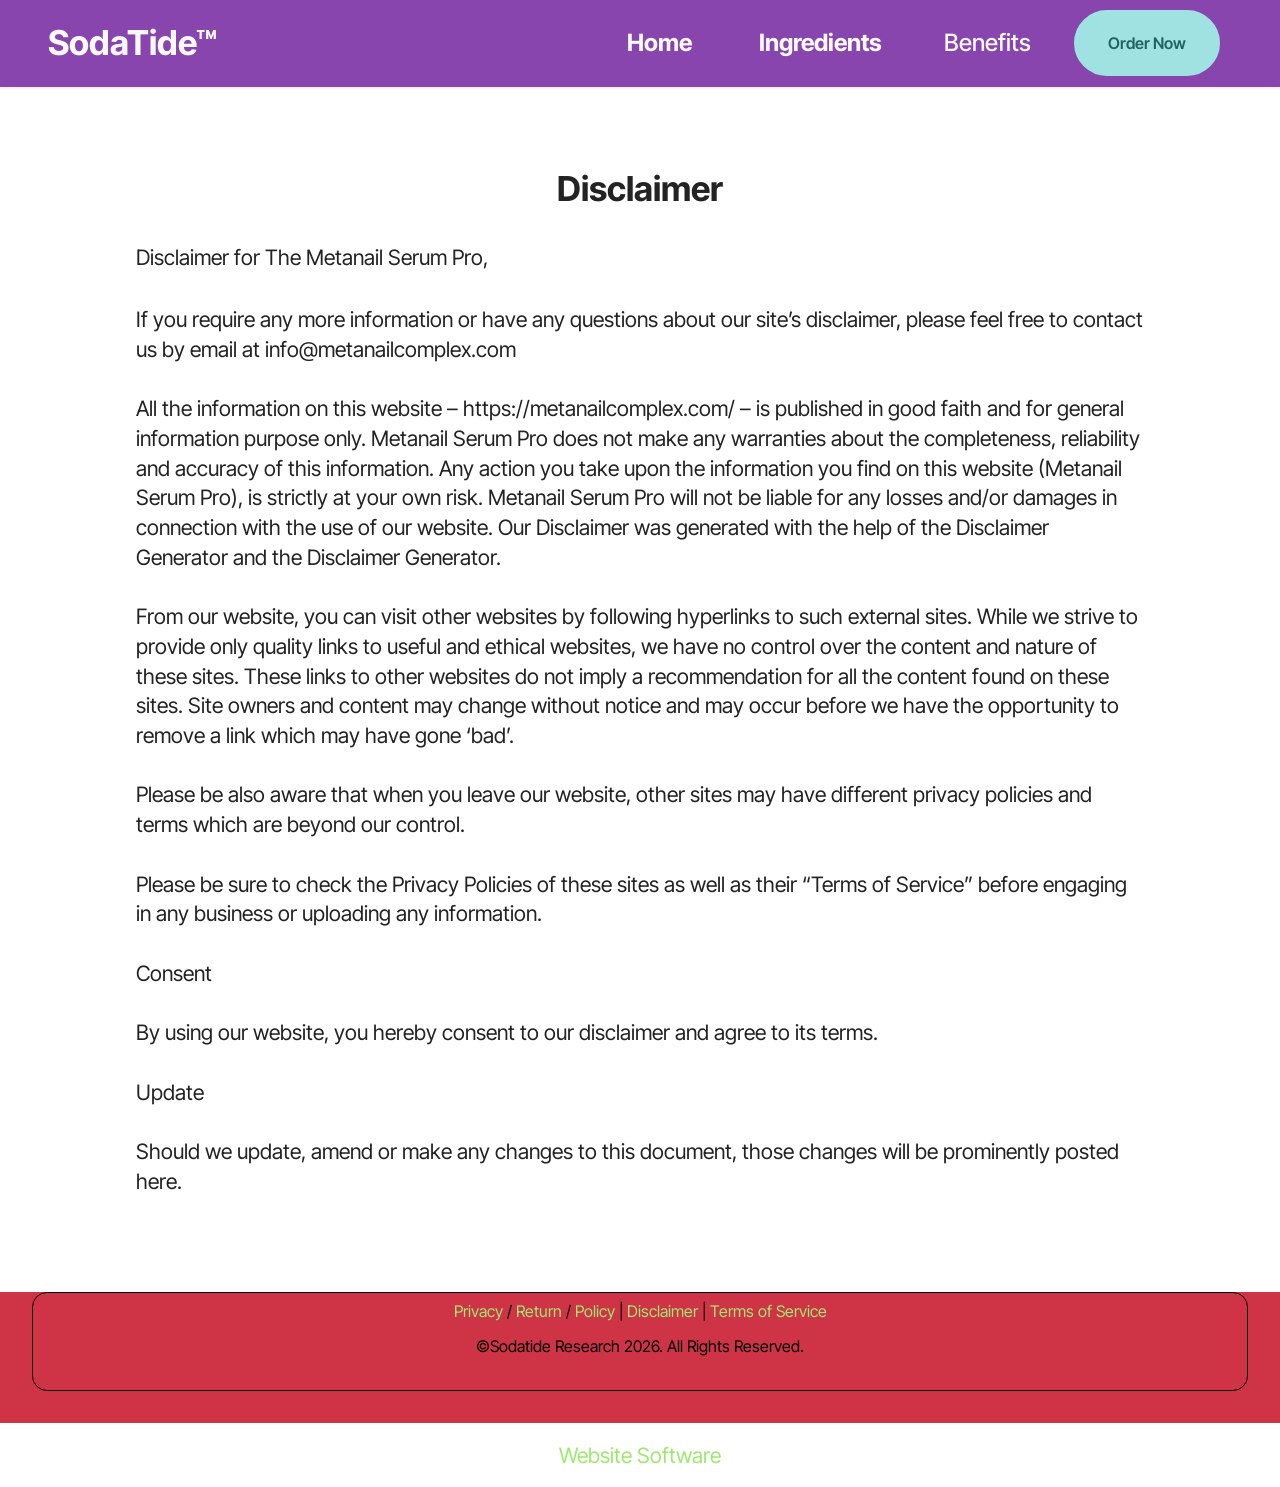
<file: disclaimer.html>
<!DOCTYPE html>
<html  lang="en">
<head>
  <!-- Site made with Mobirise Website Builder v6.1.12, https://mobirise.com -->
  <meta charset="UTF-8">
  <meta http-equiv="X-UA-Compatible" content="IE=edge">
  <meta name="generator" content="Mobirise v6.1.12, mobirise.com">
  <meta name="viewport" content="width=device-width, initial-scale=1, minimum-scale=1">
  <link rel="shortcut icon" href="assets/images/images.png" type="image/x-icon">
  <meta name="description" content="Disclaimer">
  
  
  <title>Disclaimer</title>
  <link rel="stylesheet" href="assets/bootstrap/css/bootstrap.min.css">
  <link rel="stylesheet" href="assets/dropdown/css/style.css">
  <link rel="stylesheet" href="assets/socicon/css/styles.css">
  <link rel="stylesheet" href="assets/theme/css/style.css">
  <link rel="preload" href="https://fonts.googleapis.com/css?family=Inter+Tight:100,200,300,400,500,600,700,800,900,100i,200i,300i,400i,500i,600i,700i,800i,900i&display=swap" as="style" onload="this.onload=null;this.rel='stylesheet'">
  <noscript><link rel="stylesheet" href="https://fonts.googleapis.com/css?family=Inter+Tight:100,200,300,400,500,600,700,800,900,100i,200i,300i,400i,500i,600i,700i,800i,900i&display=swap"></noscript>
  <link rel="preload" as="style" href="assets/mobirise/css/mbr-additional.css?v=4ry2bl"><link rel="stylesheet" href="assets/mobirise/css/mbr-additional.css?v=4ry2bl" type="text/css">

  
  
  
</head>
<body>
  
  <section data-bs-version="5.1" class="menu menu2 cid-vwCGoTfLS6" once="menu" id="menu2-1z">
    
    <nav class="navbar navbar-dropdown navbar-expand-lg">
        <div class="container">
            <div class="navbar-brand">
                
                <span class="navbar-caption-wrap"><a class="navbar-caption text-white text-primary display-2" href="index.html#content4-27">SodaTide™&nbsp;<br></a></span>
            </div>
            <button class="navbar-toggler" type="button" data-toggle="collapse" data-bs-toggle="collapse" data-target="#navbarSupportedContent" data-bs-target="#navbarSupportedContent" aria-controls="navbarNavAltMarkup" aria-expanded="false" aria-label="Toggle navigation">
                <div class="hamburger">
                    <span></span>
                    <span></span>
                    <span></span>
                    <span></span>
                </div>
            </button>
            <div class="collapse navbar-collapse" id="navbarSupportedContent">
                <ul class="navbar-nav nav-dropdown" data-app-modern-menu="true"><li class="nav-item"><a class="nav-link link text-white text-primary display-5" href="index.html#header3-1m"><strong>Home&nbsp;</strong><br></a></li>
                    <li class="nav-item"><a class="nav-link link text-white text-primary display-5" href="index.html"><strong>Ingredients</strong></a></li>
                    <li class="nav-item"><a class="nav-link link text-white text-primary display-5" href="index.html#header3-31">Benefits</a>
                    </li></ul>
                
                <div class="navbar-buttons mbr-section-btn"><a class="btn btn-warning display-4" href="https://maxwebleads.com/13469/2046/2/?">Order Now</a></div>
            </div>
        </div>
    </nav>
</section>

<section data-bs-version="5.1" class="content5 cid-v9iTd79zZ8" id="content5-1t">
    
    <div class="container">
        <div class="row justify-content-center">
            <div class="col-md-12 col-lg-10">
                <h3 class="mbr-section-title mbr-fonts-style mb-4 display-2">
                    <strong>Disclaimer</strong>
                </h3>
                <h4 class="mbr-section-subtitle mbr-fonts-style mb-4 display-7">Disclaimer for The Metanail Serum Pro,</h4>
                <p class="mbr-text mbr-fonts-style display-7">If you require any more information or have any questions about our site’s disclaimer, please feel free to contact us by email at info@metanailcomplex.com<br>
<br>All the information on this website – https://metanailcomplex.com/ – is published in good faith and for general information purpose only. Metanail Serum Pro does not make any warranties about the completeness, reliability and accuracy of this information. Any action you take upon the information you find on this website (Metanail Serum Pro), is strictly at your own risk. Metanail Serum Pro will not be liable for any losses and/or damages in connection with the use of our website. Our Disclaimer was generated with the help of the Disclaimer Generator and the Disclaimer Generator.
<br>
<br>From our website, you can visit other websites by following hyperlinks to such external sites. While we strive to provide only quality links to useful and ethical websites, we have no control over the content and nature of these sites. These links to other websites do not imply a recommendation for all the content found on these sites. Site owners and content may change without notice and may occur before we have the opportunity to remove a link which may have gone ‘bad’.
<br>
<br>Please be also aware that when you leave our website, other sites may have different privacy policies and terms which are beyond our control.
<br>
<br>Please be sure to check the Privacy Policies of these sites as well as their “Terms of Service” before engaging in any business or uploading any information.
<br>
<br>Consent
<br>
<br>By using our website, you hereby consent to our disclaimer and agree to its terms.
<br>
<br>Update
<br>
<br>Should we update, amend or make any changes to this document, those changes will be prominently posted here.</p>
            </div>
        </div>
    </div>
</section>

<section data-bs-version="5.1" class="footer3 cid-uSDDWmb6KM" once="footers" id="footer3-1s">

    

    

    <div class="container">
        <div class="media-container-row align-center mbr-white">
            
            
            <div class="JCB row row-copirayt">
            <p><a href="https://yourorderwasconfirmed.com/privacy-policies/" class="text-primary">Privacy</a> / <a href="https://ketoveraofficial.com/buygoods/legal/refund-policy/index.html" class="text-primary">Return</a> / <a href="https://yourorderwasconfirmed.com/privacy-policies/" class="text-primary">Policy</a>&nbsp;| <a href="https://yourorderwasconfirmed.com/disclaimer/" class="text-primary">Disclaimer </a>| <a href="https://yourorderwasconfirmed.com/terms-of-service/" class="text-primary">Terms of Service</a><br></p>
            
            <p class="mbr-text mb-0 mbr-fonts-style mbr-white align-center display-4">©Sodatide Research 2026. All Rights Reserved.
<br>
<br></p>
                
                
            </div>
        </div>
    </div>
</section><section class="display-7" style="padding: 0;align-items: center;justify-content: center;flex-wrap: wrap;    align-content: center;display: flex;position: relative;height: 4rem;"><a href="https://mobiri.se/" style="flex: 1 1;height: 4rem;position: absolute;width: 100%;z-index: 1;"><img alt="" style="height: 4rem;" src="[data-uri]"></a><p style="margin: 0;text-align: center;" class="display-7">&#8204;</p><a style="z-index:1" href="https://mobirise.com"> Website Software</a></section><script src="assets/bootstrap/js/bootstrap.bundle.min.js"></script>  <script src="assets/smoothscroll/smooth-scroll.js"></script>  <script src="assets/ytplayer/index.js"></script>  <script src="assets/dropdown/js/navbar-dropdown.js"></script>  <script src="assets/theme/js/script.js"></script>  
  
  
</body>
</html>
</file>
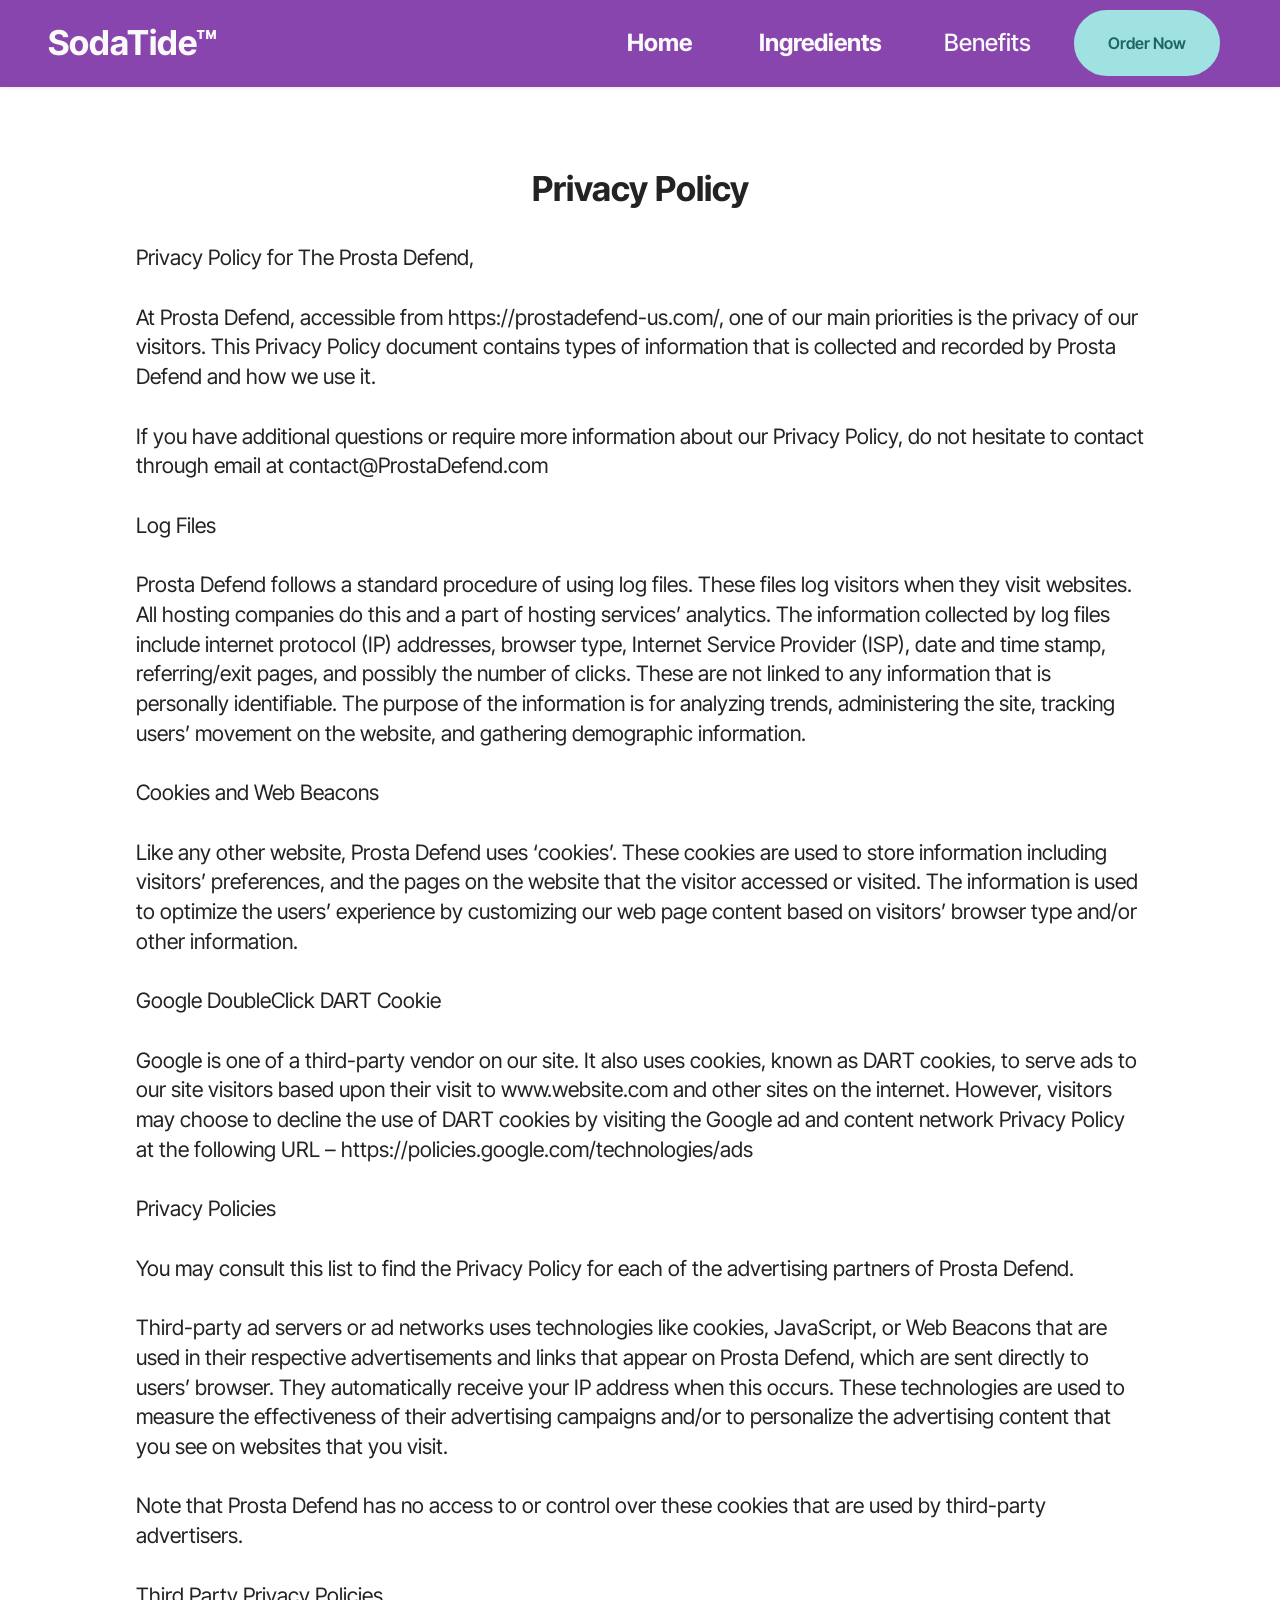
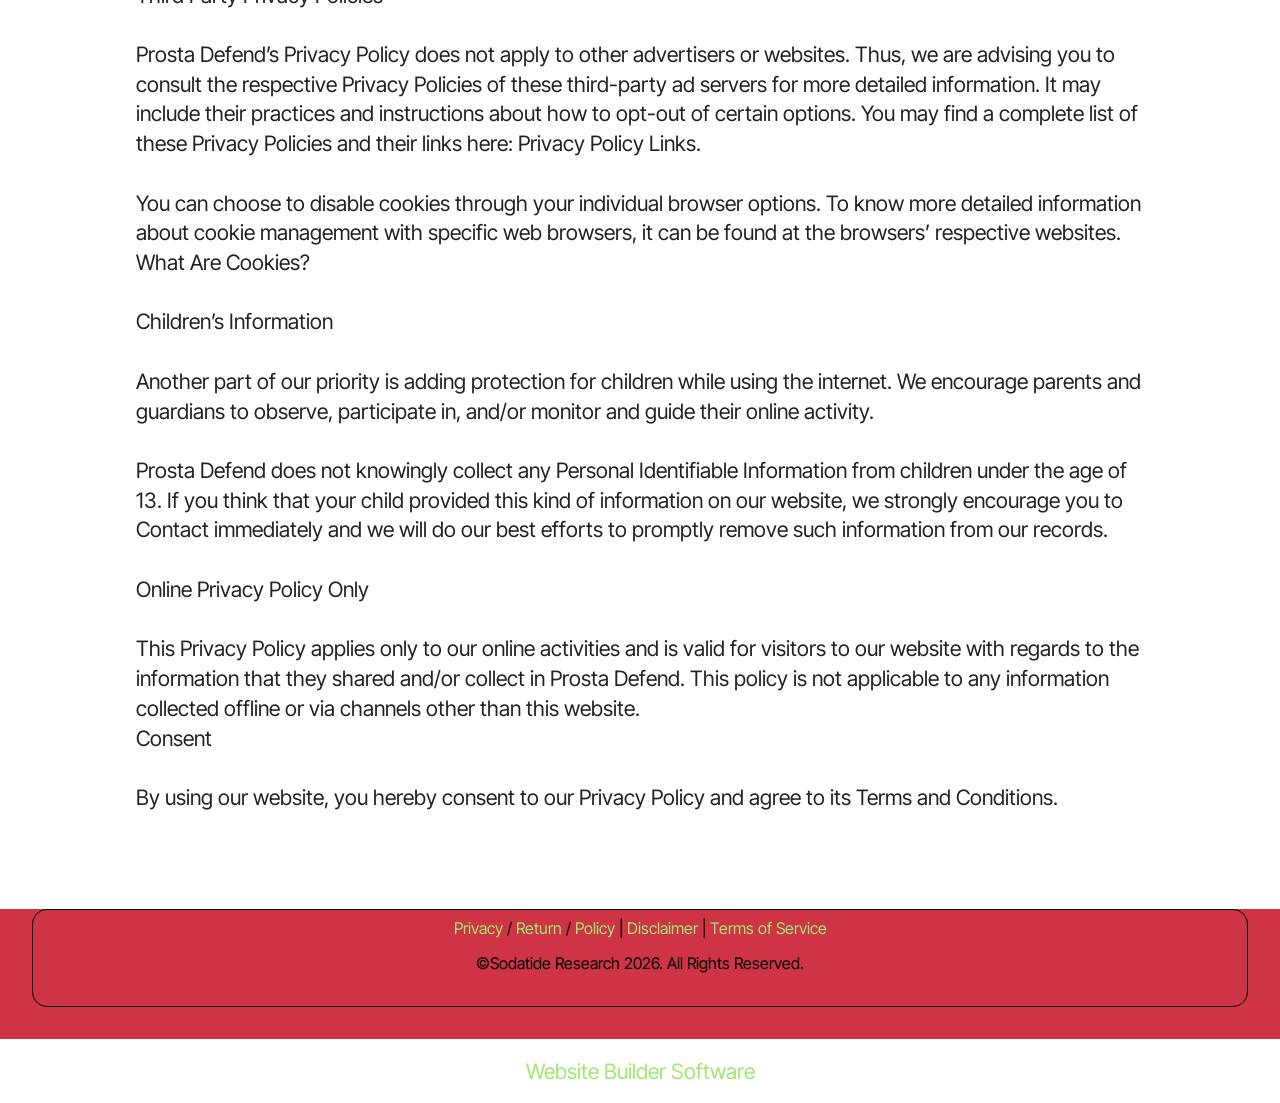
<file: privacy-policy.html>
<!DOCTYPE html>
<html  lang="en">
<head>
  <!-- Site made with Mobirise Website Builder v6.1.12, https://mobirise.com -->
  <meta charset="UTF-8">
  <meta http-equiv="X-UA-Compatible" content="IE=edge">
  <meta name="generator" content="Mobirise v6.1.12, mobirise.com">
  <meta name="viewport" content="width=device-width, initial-scale=1, minimum-scale=1">
  <link rel="shortcut icon" href="assets/images/images.png" type="image/x-icon">
  <meta name="description" content="Privacy Policy">
  
  
  <title>Privacy Policy</title>
  <link rel="stylesheet" href="assets/bootstrap/css/bootstrap.min.css">
  <link rel="stylesheet" href="assets/dropdown/css/style.css">
  <link rel="stylesheet" href="assets/socicon/css/styles.css">
  <link rel="stylesheet" href="assets/theme/css/style.css">
  <link rel="preload" href="https://fonts.googleapis.com/css?family=Inter+Tight:100,200,300,400,500,600,700,800,900,100i,200i,300i,400i,500i,600i,700i,800i,900i&display=swap" as="style" onload="this.onload=null;this.rel='stylesheet'">
  <noscript><link rel="stylesheet" href="https://fonts.googleapis.com/css?family=Inter+Tight:100,200,300,400,500,600,700,800,900,100i,200i,300i,400i,500i,600i,700i,800i,900i&display=swap"></noscript>
  <link rel="preload" as="style" href="assets/mobirise/css/mbr-additional.css?v=FhaU9p"><link rel="stylesheet" href="assets/mobirise/css/mbr-additional.css?v=FhaU9p" type="text/css">

  
  
  
</head>
<body>
  
  <section data-bs-version="5.1" class="menu menu2 cid-vwCGoTfLS6" once="menu" id="menu2-1z">
    
    <nav class="navbar navbar-dropdown navbar-expand-lg">
        <div class="container">
            <div class="navbar-brand">
                
                <span class="navbar-caption-wrap"><a class="navbar-caption text-white text-primary display-2" href="index.html#content4-27">SodaTide™&nbsp;<br></a></span>
            </div>
            <button class="navbar-toggler" type="button" data-toggle="collapse" data-bs-toggle="collapse" data-target="#navbarSupportedContent" data-bs-target="#navbarSupportedContent" aria-controls="navbarNavAltMarkup" aria-expanded="false" aria-label="Toggle navigation">
                <div class="hamburger">
                    <span></span>
                    <span></span>
                    <span></span>
                    <span></span>
                </div>
            </button>
            <div class="collapse navbar-collapse" id="navbarSupportedContent">
                <ul class="navbar-nav nav-dropdown" data-app-modern-menu="true"><li class="nav-item"><a class="nav-link link text-white text-primary display-5" href="index.html#header3-1m"><strong>Home&nbsp;</strong><br></a></li>
                    <li class="nav-item"><a class="nav-link link text-white text-primary display-5" href="index.html"><strong>Ingredients</strong></a></li>
                    <li class="nav-item"><a class="nav-link link text-white text-primary display-5" href="index.html#header3-31">Benefits</a>
                    </li></ul>
                
                <div class="navbar-buttons mbr-section-btn"><a class="btn btn-warning display-4" href="https://maxwebleads.com/13469/2046/2/?">Order Now</a></div>
            </div>
        </div>
    </nav>
</section>

<section data-bs-version="5.1" class="content5 cid-v9iSN8Kppa" id="content5-1r">
    
    <div class="container">
        <div class="row justify-content-center">
            <div class="col-md-12 col-lg-10">
                <h3 class="mbr-section-title mbr-fonts-style mb-4 display-2"><strong>Privacy Policy</strong></h3>
                
                <p class="mbr-text mbr-fonts-style display-7">Privacy Policy for The Prosta Defend,
<br>
<br>At Prosta Defend, accessible from https://prostadefend-us.com/, one of our main priorities is the privacy of our visitors. This Privacy Policy document contains types of information that is collected and recorded by Prosta Defend and how we use it.
<br>
<br>If you have additional questions or require more information about our Privacy Policy, do not hesitate to contact through email at contact@ProstaDefend.com
<br>
<br>Log Files
<br>
<br>Prosta Defend follows a standard procedure of using log files. These files log visitors when they visit websites. All hosting companies do this and a part of hosting services’ analytics. The information collected by log files include internet protocol (IP) addresses, browser type, Internet Service Provider (ISP), date and time stamp, referring/exit pages, and possibly the number of clicks. These are not linked to any information that is personally identifiable. The purpose of the information is for analyzing trends, administering the site, tracking users’ movement on the website, and gathering demographic information.
<br>
<br>Cookies and Web Beacons
<br>
<br>Like any other website, Prosta Defend uses ‘cookies’. These cookies are used to store information including visitors’ preferences, and the pages on the website that the visitor accessed or visited. The information is used to optimize the users’ experience by customizing our web page content based on visitors’ browser type and/or other information.
<br>
<br>Google DoubleClick DART Cookie
<br>
<br>Google is one of a third-party vendor on our site. It also uses cookies, known as DART cookies, to serve ads to our site visitors based upon their visit to www.website.com and other sites on the internet. However, visitors may choose to decline the use of DART cookies by visiting the Google ad and content network Privacy Policy at the following URL – https://policies.google.com/technologies/ads
<br>
<br>Privacy Policies
<br>
<br>You may consult this list to find the Privacy Policy for each of the advertising partners of Prosta Defend.
<br>
<br>Third-party ad servers or ad networks uses technologies like cookies, JavaScript, or Web Beacons that are used in their respective advertisements and links that appear on Prosta Defend, which are sent directly to users’ browser. They automatically receive your IP address when this occurs. These technologies are used to measure the effectiveness of their advertising campaigns and/or to personalize the advertising content that you see on websites that you visit.
<br>
<br>Note that Prosta Defend has no access to or control over these cookies that are used by third-party advertisers.
<br>
<br>Third Party Privacy Policies
<br>
<br>Prosta Defend’s Privacy Policy does not apply to other advertisers or websites. Thus, we are advising you to consult the respective Privacy Policies of these third-party ad servers for more detailed information. It may include their practices and instructions about how to opt-out of certain options. You may find a complete list of these Privacy Policies and their links here: Privacy Policy Links.
<br>
<br>You can choose to disable cookies through your individual browser options. To know more detailed information about cookie management with specific web browsers, it can be found at the browsers’ respective websites. What Are Cookies?
<br>
<br>Children’s Information
<br>
<br>Another part of our priority is adding protection for children while using the internet. We encourage parents and guardians to observe, participate in, and/or monitor and guide their online activity.
<br>
<br>Prosta Defend does not knowingly collect any Personal Identifiable Information from children under the age of 13. If you think that your child provided this kind of information on our website, we strongly encourage you to Contact immediately and we will do our best efforts to promptly remove such information from our records.
<br>
<br>Online Privacy Policy Only
<br>
<br>This Privacy Policy applies only to our online activities and is valid for visitors to our website with regards to the information that they shared and/or collect in Prosta Defend. This policy is not applicable to any information collected offline or via channels other than this website.
<br>Consent
<br>
<br>By using our website, you hereby consent to our Privacy Policy and agree to its Terms and Conditions.</p>
            </div>
        </div>
    </div>
</section>

<section data-bs-version="5.1" class="footer3 cid-uSDDWmb6KM" once="footers" id="footer3-1q">

    

    

    <div class="container">
        <div class="media-container-row align-center mbr-white">
            
            
            <div class="JCB row row-copirayt">
            <p><a href="https://yourorderwasconfirmed.com/privacy-policies/" class="text-primary">Privacy</a> / <a href="https://ketoveraofficial.com/buygoods/legal/refund-policy/index.html" class="text-primary">Return</a> / <a href="https://yourorderwasconfirmed.com/privacy-policies/" class="text-primary">Policy</a>&nbsp;| <a href="https://yourorderwasconfirmed.com/disclaimer/" class="text-primary">Disclaimer </a>| <a href="https://yourorderwasconfirmed.com/terms-of-service/" class="text-primary">Terms of Service</a><br></p>
            
            <p class="mbr-text mb-0 mbr-fonts-style mbr-white align-center display-4">©Sodatide Research 2026. All Rights Reserved.
<br>
<br></p>
                
                
            </div>
        </div>
    </div>
</section><section class="display-7" style="padding: 0;align-items: center;justify-content: center;flex-wrap: wrap;    align-content: center;display: flex;position: relative;height: 4rem;"><a href="https://mobiri.se/" style="flex: 1 1;height: 4rem;position: absolute;width: 100%;z-index: 1;"><img alt="" style="height: 4rem;" src="[data-uri]"></a><p style="margin: 0;text-align: center;" class="display-7">&#8204;</p><a style="z-index:1" href="https://mobirise.com"> Website Builder Software</a></section><script src="assets/bootstrap/js/bootstrap.bundle.min.js"></script>  <script src="assets/smoothscroll/smooth-scroll.js"></script>  <script src="assets/ytplayer/index.js"></script>  <script src="assets/dropdown/js/navbar-dropdown.js"></script>  <script src="assets/theme/js/script.js"></script>  
  
  
</body>
</html>
</file>
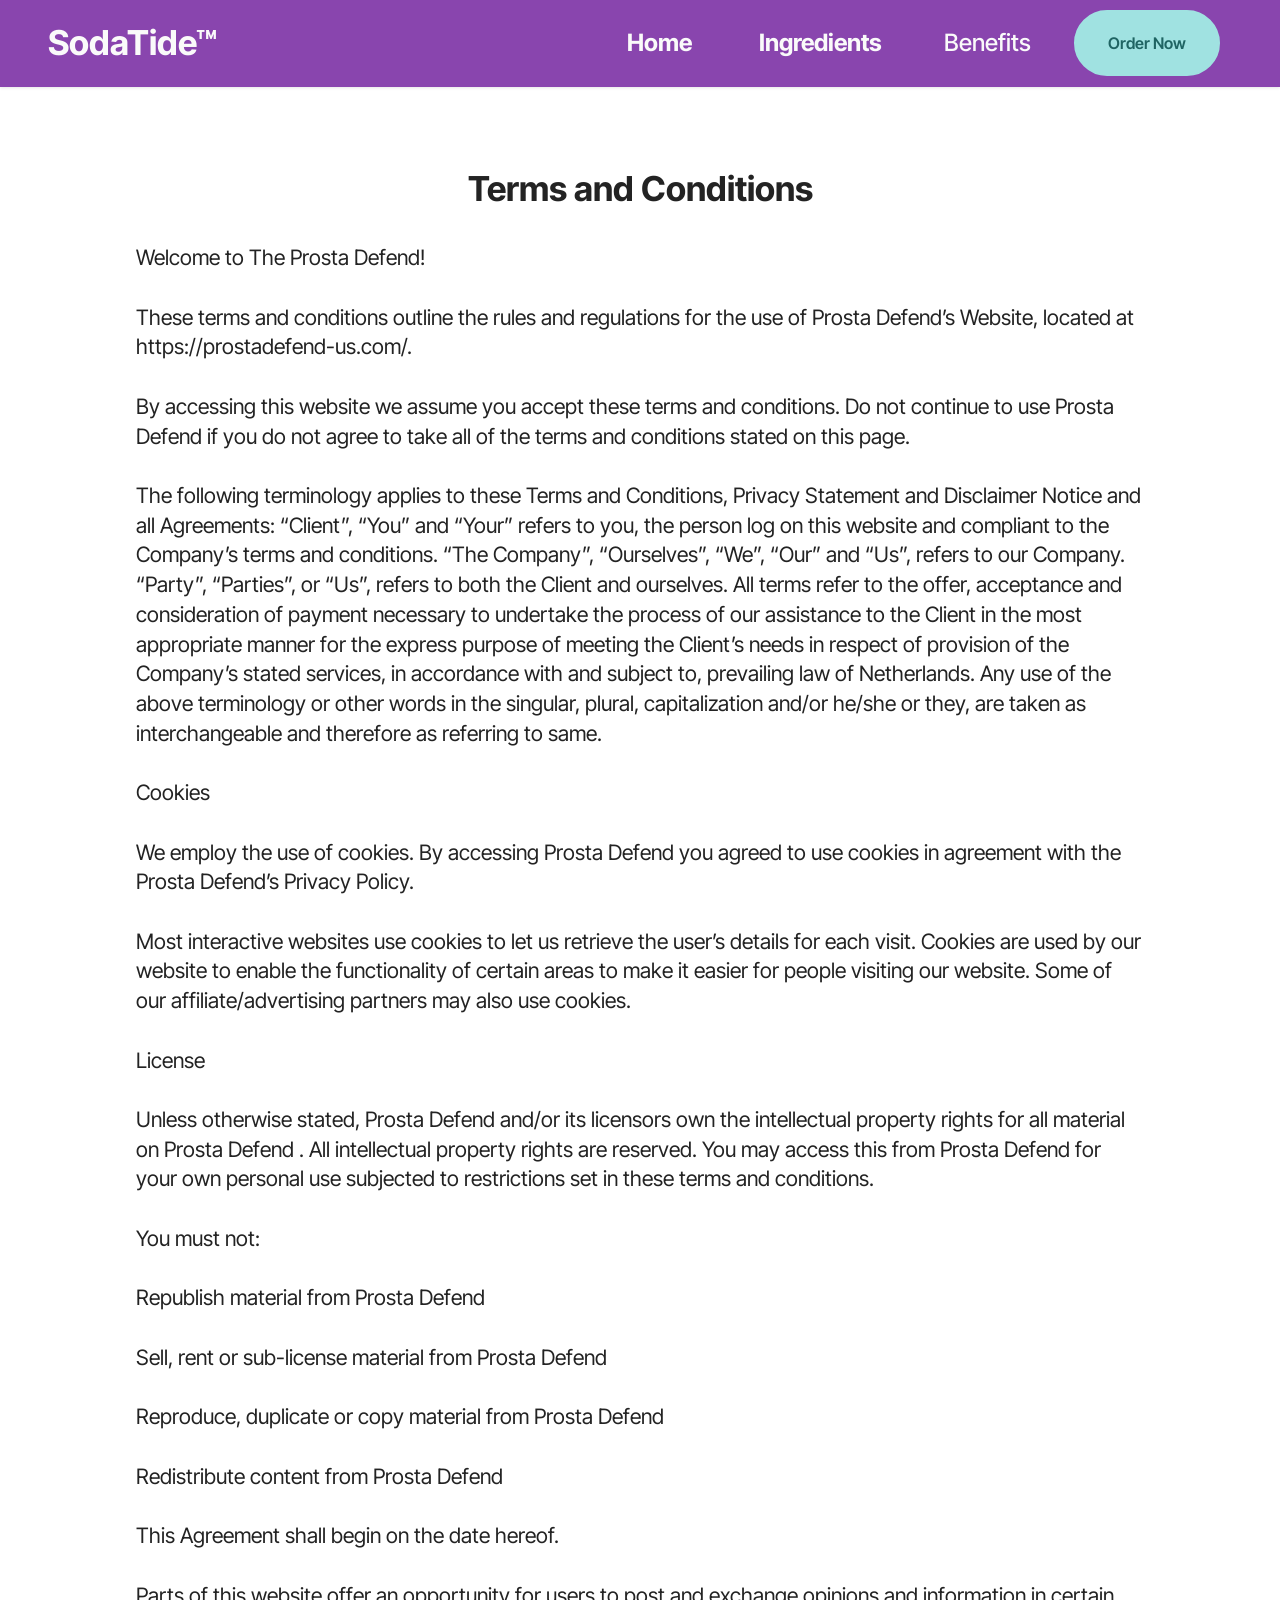
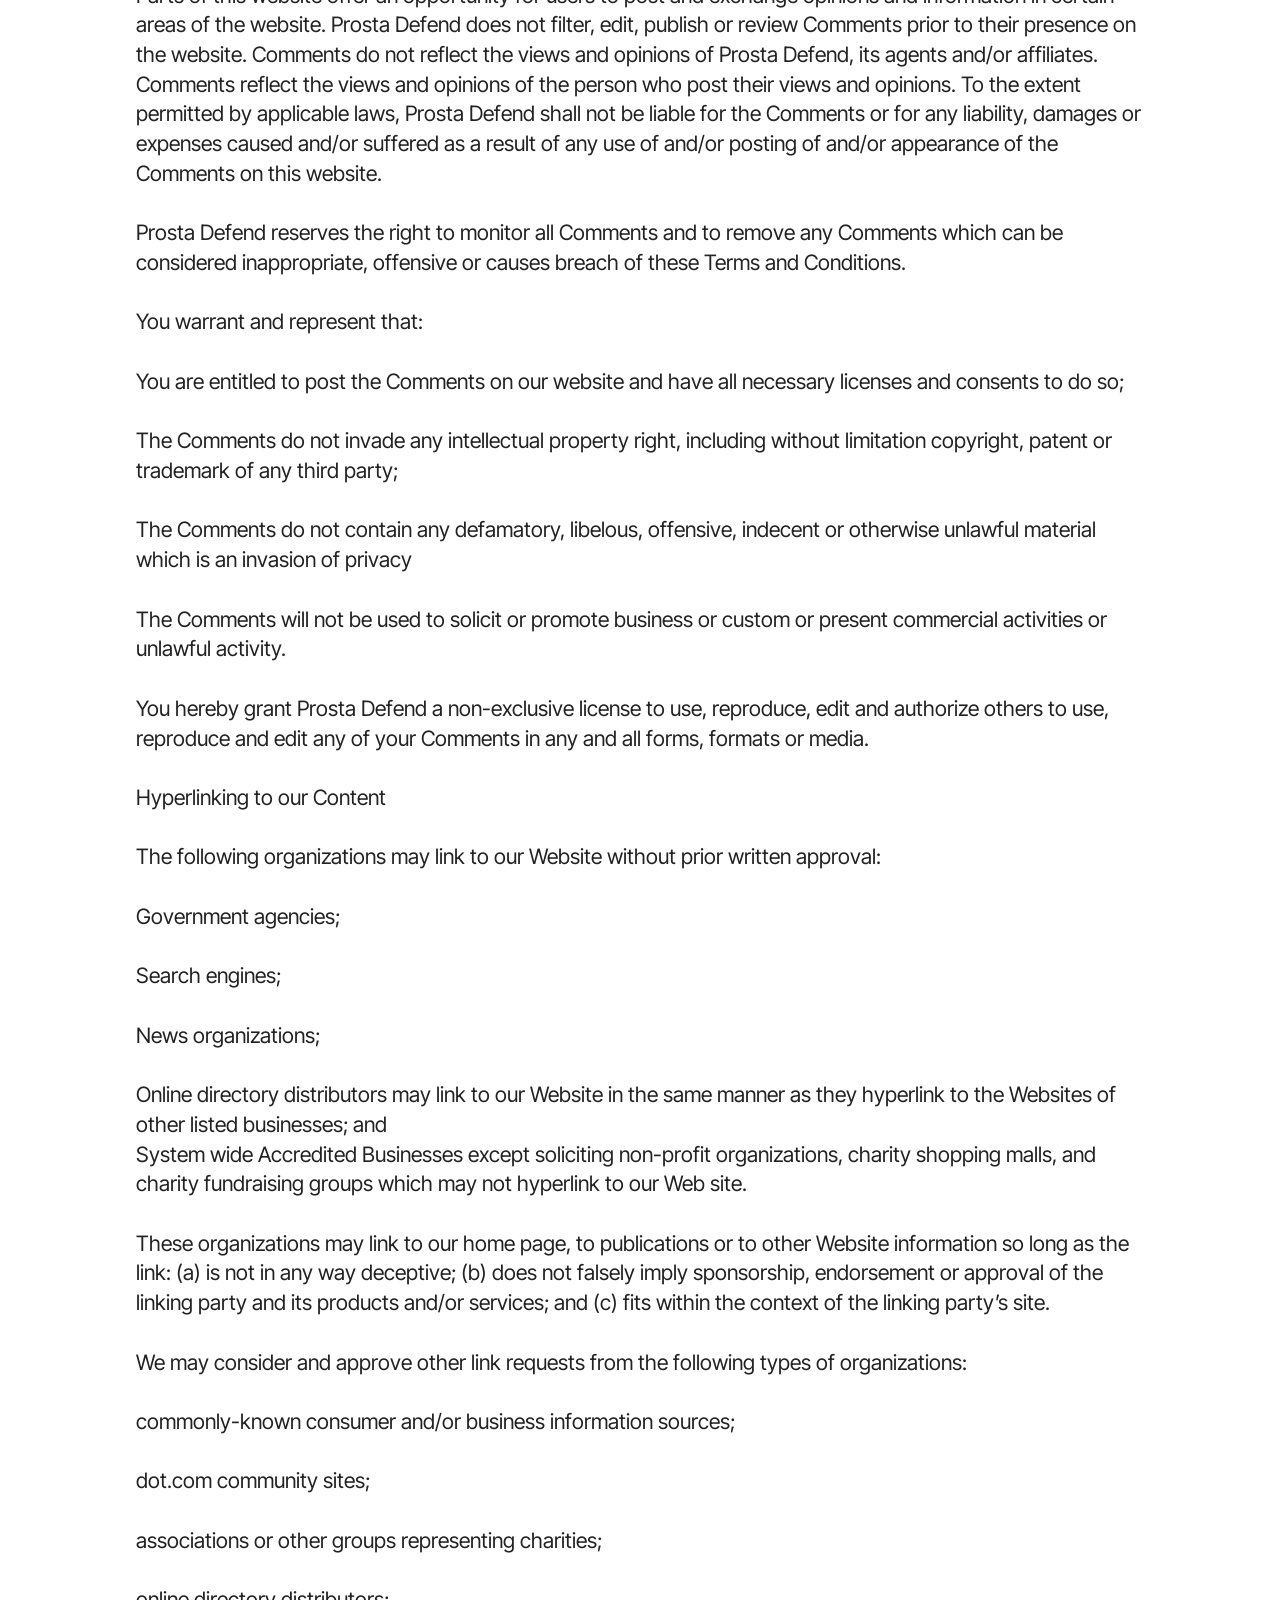
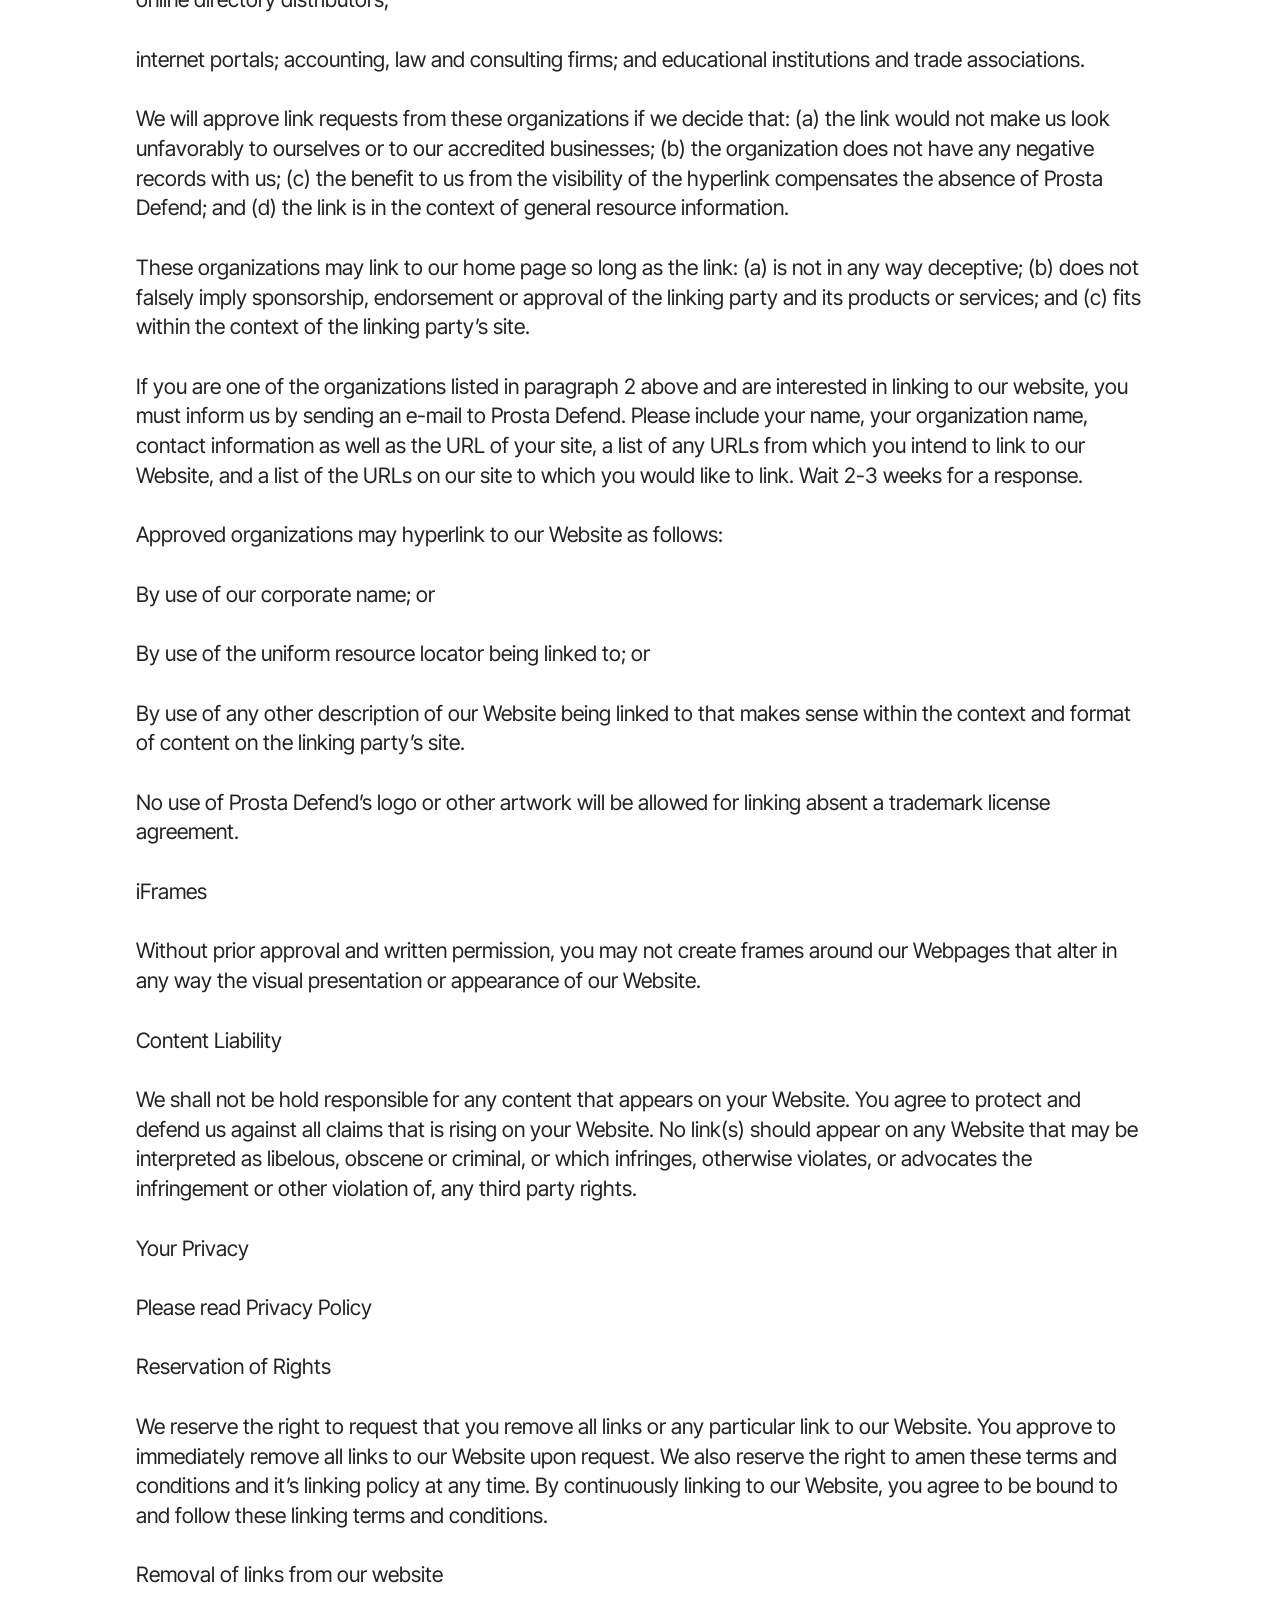
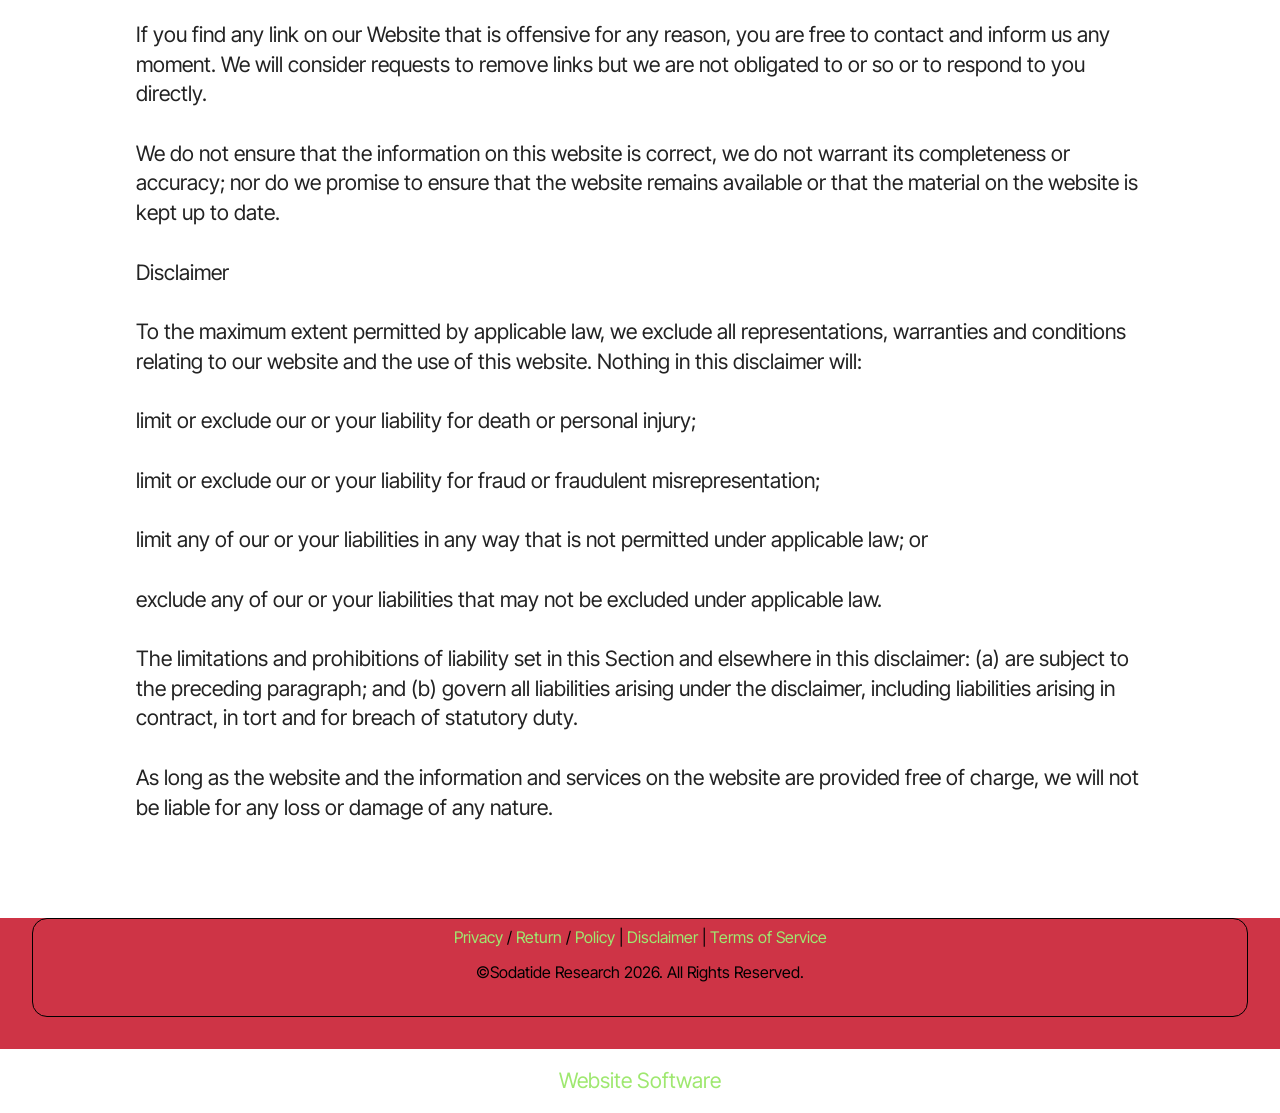
<file: terms.html>
<!DOCTYPE html>
<html  lang="en">
<head>
  <!-- Site made with Mobirise Website Builder v6.1.12, https://mobirise.com -->
  <meta charset="UTF-8">
  <meta http-equiv="X-UA-Compatible" content="IE=edge">
  <meta name="generator" content="Mobirise v6.1.12, mobirise.com">
  <meta name="viewport" content="width=device-width, initial-scale=1, minimum-scale=1">
  <link rel="shortcut icon" href="assets/images/images.png" type="image/x-icon">
  <meta name="description" content="Terms and Conditions">
  
  
  <title>Terms and Conditions</title>
  <link rel="stylesheet" href="assets/bootstrap/css/bootstrap.min.css">
  <link rel="stylesheet" href="assets/dropdown/css/style.css">
  <link rel="stylesheet" href="assets/socicon/css/styles.css">
  <link rel="stylesheet" href="assets/theme/css/style.css">
  <link rel="preload" href="https://fonts.googleapis.com/css?family=Inter+Tight:100,200,300,400,500,600,700,800,900,100i,200i,300i,400i,500i,600i,700i,800i,900i&display=swap" as="style" onload="this.onload=null;this.rel='stylesheet'">
  <noscript><link rel="stylesheet" href="https://fonts.googleapis.com/css?family=Inter+Tight:100,200,300,400,500,600,700,800,900,100i,200i,300i,400i,500i,600i,700i,800i,900i&display=swap"></noscript>
  <link rel="preload" as="style" href="assets/mobirise/css/mbr-additional.css?v=JO2ztf"><link rel="stylesheet" href="assets/mobirise/css/mbr-additional.css?v=JO2ztf" type="text/css">

  
  
  
</head>
<body>
  
  <section data-bs-version="5.1" class="menu menu2 cid-vwCGoTfLS6" once="menu" id="menu2-1z">
    
    <nav class="navbar navbar-dropdown navbar-expand-lg">
        <div class="container">
            <div class="navbar-brand">
                
                <span class="navbar-caption-wrap"><a class="navbar-caption text-white text-primary display-2" href="index.html#content4-27">SodaTide™&nbsp;<br></a></span>
            </div>
            <button class="navbar-toggler" type="button" data-toggle="collapse" data-bs-toggle="collapse" data-target="#navbarSupportedContent" data-bs-target="#navbarSupportedContent" aria-controls="navbarNavAltMarkup" aria-expanded="false" aria-label="Toggle navigation">
                <div class="hamburger">
                    <span></span>
                    <span></span>
                    <span></span>
                    <span></span>
                </div>
            </button>
            <div class="collapse navbar-collapse" id="navbarSupportedContent">
                <ul class="navbar-nav nav-dropdown" data-app-modern-menu="true"><li class="nav-item"><a class="nav-link link text-white text-primary display-5" href="index.html#header3-1m"><strong>Home&nbsp;</strong><br></a></li>
                    <li class="nav-item"><a class="nav-link link text-white text-primary display-5" href="index.html"><strong>Ingredients</strong></a></li>
                    <li class="nav-item"><a class="nav-link link text-white text-primary display-5" href="index.html#header3-31">Benefits</a>
                    </li></ul>
                
                <div class="navbar-buttons mbr-section-btn"><a class="btn btn-warning display-4" href="https://maxwebleads.com/13469/2046/2/?">Order Now</a></div>
            </div>
        </div>
    </nav>
</section>

<section data-bs-version="5.1" class="content5 cid-v9iRNTFE0Z" id="content5-1p">
    
    <div class="container">
        <div class="row justify-content-center">
            <div class="col-md-12 col-lg-10">
                <h3 class="mbr-section-title mbr-fonts-style mb-4 display-2"><strong>Terms and Conditions</strong></h3>
                
                <p class="mbr-text mbr-fonts-style display-7">Welcome to The Prosta Defend!
<br>
<br>These terms and conditions outline the rules and regulations for the use of Prosta Defend’s Website, located at https://prostadefend-us.com/.
<br>
<br>By accessing this website we assume you accept these terms and conditions. Do not continue to use Prosta Defend if you do not agree to take all of the terms and conditions stated on this page.
<br>
<br>The following terminology applies to these Terms and Conditions, Privacy Statement and Disclaimer Notice and all Agreements: “Client”, “You” and “Your” refers to you, the person log on this website and compliant to the Company’s terms and conditions. “The Company”, “Ourselves”, “We”, “Our” and “Us”, refers to our Company. “Party”, “Parties”, or “Us”, refers to both the Client and ourselves. All terms refer to the offer, acceptance and consideration of payment necessary to undertake the process of our assistance to the Client in the most appropriate manner for the express purpose of meeting the Client’s needs in respect of provision of the Company’s stated services, in accordance with and subject to, prevailing law of Netherlands. Any use of the above terminology or other words in the singular, plural, capitalization and/or he/she or they, are taken as interchangeable and therefore as referring to same.
<br>
<br>Cookies
<br>
<br>We employ the use of cookies. By accessing Prosta Defend you agreed to use cookies in agreement with the Prosta Defend’s Privacy Policy.
<br>
<br>Most interactive websites use cookies to let us retrieve the user’s details for each visit. Cookies are used by our website to enable the functionality of certain areas to make it easier for people visiting our website. Some of our affiliate/advertising partners may also use cookies.
<br>
<br>License
<br>
<br>Unless otherwise stated, Prosta Defend and/or its licensors own the intellectual property rights for all material on Prosta Defend . All intellectual property rights are reserved. You may access this from Prosta Defend for your own personal use subjected to restrictions set in these terms and conditions.
<br>
<br>You must not:
<br>
<br>Republish material from Prosta Defend
<br>
<br>Sell, rent or sub-license material from Prosta Defend
<br>
<br>Reproduce, duplicate or copy material from Prosta Defend
<br>
<br>Redistribute content from Prosta Defend
<br>
<br>This Agreement shall begin on the date hereof.
<br>
<br>Parts of this website offer an opportunity for users to post and exchange opinions and information in certain areas of the website. Prosta Defend does not filter, edit, publish or review Comments prior to their presence on the website. Comments do not reflect the views and opinions of Prosta Defend, its agents and/or affiliates. Comments reflect the views and opinions of the person who post their views and opinions. To the extent permitted by applicable laws, Prosta Defend shall not be liable for the Comments or for any liability, damages or expenses caused and/or suffered as a result of any use of and/or posting of and/or appearance of the Comments on this website.
<br>
<br>Prosta Defend reserves the right to monitor all Comments and to remove any Comments which can be considered inappropriate, offensive or causes breach of these Terms and Conditions.
<br>
<br>You warrant and represent that:
<br>
<br>You are entitled to post the Comments on our website and have all necessary licenses and consents to do so;
<br>
<br>The Comments do not invade any intellectual property right, including without limitation copyright, patent or trademark of any third party;
<br>
<br>The Comments do not contain any defamatory, libelous, offensive, indecent or otherwise unlawful material which is an invasion of privacy
<br>
<br>The Comments will not be used to solicit or promote business or custom or present commercial activities or unlawful activity.
<br>
<br>You hereby grant Prosta Defend a non-exclusive license to use, reproduce, edit and authorize others to use, reproduce and edit any of your Comments in any and all forms, formats or media.
<br>
<br>Hyperlinking to our Content
<br>
<br>The following organizations may link to our Website without prior written approval:
<br>
<br>Government agencies;
<br>
<br>Search engines;
<br>
<br>News organizations;
<br>
<br>Online directory distributors may link to our Website in the same manner as they hyperlink to the Websites of other listed businesses; and
<br>System wide Accredited Businesses except soliciting non-profit organizations, charity shopping malls, and charity fundraising groups which may not hyperlink to our Web site.
<br>
<br>These organizations may link to our home page, to publications or to other Website information so long as the link: (a) is not in any way deceptive; (b) does not falsely imply sponsorship, endorsement or approval of the linking party and its products and/or services; and (c) fits within the context of the linking party’s site.
<br>
<br>We may consider and approve other link requests from the following types of organizations:
<br>
<br>commonly-known consumer and/or business information sources;
<br>
<br>dot.com community sites;
<br>
<br>associations or other groups representing charities;
<br>
<br>online directory distributors;
<br>
<br>internet portals; accounting, law and consulting firms; and educational institutions and trade associations.
<br>
<br>We will approve link requests from these organizations if we decide that: (a) the link would not make us look unfavorably to ourselves or to our accredited businesses; (b) the organization does not have any negative records with us; (c) the benefit to us from the visibility of the hyperlink compensates the absence of Prosta Defend; and (d) the link is in the context of general resource information.
<br>
<br>These organizations may link to our home page so long as the link: (a) is not in any way deceptive; (b) does not falsely imply sponsorship, endorsement or approval of the linking party and its products or services; and (c) fits within the context of the linking party’s site.
<br>
<br>If you are one of the organizations listed in paragraph 2 above and are interested in linking to our website, you must inform us by sending an e-mail to Prosta Defend. Please include your name, your organization name, contact information as well as the URL of your site, a list of any URLs from which you intend to link to our Website, and a list of the URLs on our site to which you would like to link. Wait 2-3 weeks for a response.
<br>
<br>Approved organizations may hyperlink to our Website as follows:
<br>
<br>By use of our corporate name; or
<br>
<br>By use of the uniform resource locator being linked to; or
<br>
<br>By use of any other description of our Website being linked to that makes sense within the context and format of content on the linking party’s site.
<br>
<br>No use of Prosta Defend’s logo or other artwork will be allowed for linking absent a trademark license agreement.
<br>
<br>iFrames
<br>
<br>Without prior approval and written permission, you may not create frames around our Webpages that alter in any way the visual presentation or appearance of our Website.
<br>
<br>Content Liability
<br>
<br>We shall not be hold responsible for any content that appears on your Website. You agree to protect and defend us against all claims that is rising on your Website. No link(s) should appear on any Website that may be interpreted as libelous, obscene or criminal, or which infringes, otherwise violates, or advocates the infringement or other violation of, any third party rights.
<br>
<br>Your Privacy
<br>
<br>Please read Privacy Policy
<br>
<br>Reservation of Rights
<br>
<br>We reserve the right to request that you remove all links or any particular link to our Website. You approve to immediately remove all links to our Website upon request. We also reserve the right to amen these terms and conditions and it’s linking policy at any time. By continuously linking to our Website, you agree to be bound to and follow these linking terms and conditions.
<br>
<br>Removal of links from our website
<br>
<br>If you find any link on our Website that is offensive for any reason, you are free to contact and inform us any moment. We will consider requests to remove links but we are not obligated to or so or to respond to you directly.
<br>
<br>We do not ensure that the information on this website is correct, we do not warrant its completeness or accuracy; nor do we promise to ensure that the website remains available or that the material on the website is kept up to date.
<br>
<br>Disclaimer
<br>
<br>To the maximum extent permitted by applicable law, we exclude all representations, warranties and conditions relating to our website and the use of this website. Nothing in this disclaimer will:
<br>
<br>limit or exclude our or your liability for death or personal injury;
<br>
<br>limit or exclude our or your liability for fraud or fraudulent misrepresentation;
<br>
<br>limit any of our or your liabilities in any way that is not permitted under applicable law; or
<br>
<br>exclude any of our or your liabilities that may not be excluded under applicable law.
<br>
<br>The limitations and prohibitions of liability set in this Section and elsewhere in this disclaimer: (a) are subject to the preceding paragraph; and (b) govern all liabilities arising under the disclaimer, including liabilities arising in contract, in tort and for breach of statutory duty.
<br>
<br>As long as the website and the information and services on the website are provided free of charge, we will not be liable for any loss or damage of any nature.</p>
            </div>
        </div>
    </div>
</section>

<section data-bs-version="5.1" class="footer3 cid-uSDDWmb6KM" once="footers" id="footer3-1o">

    

    

    <div class="container">
        <div class="media-container-row align-center mbr-white">
            
            
            <div class="JCB row row-copirayt">
            <p><a href="https://yourorderwasconfirmed.com/privacy-policies/" class="text-primary">Privacy</a> / <a href="https://ketoveraofficial.com/buygoods/legal/refund-policy/index.html" class="text-primary">Return</a> / <a href="https://yourorderwasconfirmed.com/privacy-policies/" class="text-primary">Policy</a>&nbsp;| <a href="https://yourorderwasconfirmed.com/disclaimer/" class="text-primary">Disclaimer </a>| <a href="https://yourorderwasconfirmed.com/terms-of-service/" class="text-primary">Terms of Service</a><br></p>
            
            <p class="mbr-text mb-0 mbr-fonts-style mbr-white align-center display-4">©Sodatide Research 2026. All Rights Reserved.
<br>
<br></p>
                
                
            </div>
        </div>
    </div>
</section><section class="display-7" style="padding: 0;align-items: center;justify-content: center;flex-wrap: wrap;    align-content: center;display: flex;position: relative;height: 4rem;"><a href="https://mobiri.se/" style="flex: 1 1;height: 4rem;position: absolute;width: 100%;z-index: 1;"><img alt="" style="height: 4rem;" src="[data-uri]"></a><p style="margin: 0;text-align: center;" class="display-7">&#8204;</p><a style="z-index:1" href="https://mobirise.com"> Website Software</a></section><script src="assets/bootstrap/js/bootstrap.bundle.min.js"></script>  <script src="assets/smoothscroll/smooth-scroll.js"></script>  <script src="assets/ytplayer/index.js"></script>  <script src="assets/dropdown/js/navbar-dropdown.js"></script>  <script src="assets/theme/js/script.js"></script>  
  
  
</body>
</html>
</file>
<file: assets/web/assets/mobirise-icons2/mobirise2.css>
@font-face {
  font-family: 'Moririse2';
  font-display: swap;
  src:  url('mobirise2.eot?f2bix4');
  src:  url('mobirise2.eot?f2bix4#iefix') format('embedded-opentype'),
    url('mobirise2.woff2?f2bix4') format('woff2'),
    url('mobirise2.woff?f2bix4') format('woff'),
    url('mobirise2.ttf?f2bix4') format('truetype'),
    url('mobirise2.svg?f2bix4#mobirise2') format('svg');
  font-weight: normal;
  font-style: normal;
}

[class^="mobi-"], [class*=" mobi-"] {
  /* use !important to prevent issues with browser extensions that change fonts */
  font-family: 'Moririse2' !important;
  speak: none;
  font-style: normal;
  font-weight: normal;
  font-variant: normal;
  text-transform: none;
  line-height: 1;

  /* Better Font Rendering =========== */
  -webkit-font-smoothing: antialiased;
  -moz-osx-font-smoothing: grayscale;
}

.mobi-mbri-add-submenu:before {
  content: "\e900";
}
.mobi-mbri-alert:before {
  content: "\e901";
}
.mobi-mbri-align-center:before {
  content: "\e902";
}
.mobi-mbri-align-justify:before {
  content: "\e903";
}
.mobi-mbri-align-left:before {
  content: "\e904";
}
.mobi-mbri-align-right:before {
  content: "\e905";
}
.mobi-mbri-android:before {
  content: "\e906";
}
.mobi-mbri-apple:before {
  content: "\e907";
}
.mobi-mbri-arrow-down:before {
  content: "\e908";
}
.mobi-mbri-arrow-next:before {
  content: "\e909";
}
.mobi-mbri-arrow-prev:before {
  content: "\e90a";
}
.mobi-mbri-arrow-up:before {
  content: "\e90b";
}
.mobi-mbri-bold:before {
  content: "\e90c";
}
.mobi-mbri-bookmark:before {
  content: "\e90d";
}
.mobi-mbri-bootstrap:before {
  content: "\e90e";
}
.mobi-mbri-briefcase:before {
  content: "\e90f";
}
.mobi-mbri-browse:before {
  content: "\e910";
}
.mobi-mbri-bulleted-list:before {
  content: "\e911";
}
.mobi-mbri-calendar:before {
  content: "\e912";
}
.mobi-mbri-camera:before {
  content: "\e913";
}
.mobi-mbri-cart-add:before {
  content: "\e914";
}
.mobi-mbri-cart-full:before {
  content: "\e915";
}
.mobi-mbri-cash:before {
  content: "\e916";
}
.mobi-mbri-change-style:before {
  content: "\e917";
}
.mobi-mbri-chat:before {
  content: "\e918";
}
.mobi-mbri-clock:before {
  content: "\e919";
}
.mobi-mbri-close:before {
  content: "\e91a";
}
.mobi-mbri-cloud:before {
  content: "\e91b";
}
.mobi-mbri-code:before {
  content: "\e91c";
}
.mobi-mbri-contact-form:before {
  content: "\e91d";
}
.mobi-mbri-credit-card:before {
  content: "\e91e";
}
.mobi-mbri-cursor-click:before {
  content: "\e91f";
}
.mobi-mbri-cust-feedback:before {
  content: "\e920";
}
.mobi-mbri-database:before {
  content: "\e921";
}
.mobi-mbri-delivery:before {
  content: "\e922";
}
.mobi-mbri-desktop:before {
  content: "\e923";
}
.mobi-mbri-devices:before {
  content: "\e924";
}
.mobi-mbri-down:before {
  content: "\e925";
}
.mobi-mbri-download-2:before {
  content: "\e926";
}
.mobi-mbri-download:before {
  content: "\e927";
}
.mobi-mbri-drag-n-drop-2:before {
  content: "\e928";
}
.mobi-mbri-drag-n-drop:before {
  content: "\e929";
}
.mobi-mbri-edit-2:before {
  content: "\e92a";
}
.mobi-mbri-edit:before {
  content: "\e92b";
}
.mobi-mbri-error:before {
  content: "\e92c";
}
.mobi-mbri-extension:before {
  content: "\e92d";
}
.mobi-mbri-features:before {
  content: "\e92e";
}
.mobi-mbri-file:before {
  content: "\e92f";
}
.mobi-mbri-flag:before {
  content: "\e930";
}
.mobi-mbri-folder:before {
  content: "\e931";
}
.mobi-mbri-gift:before {
  content: "\e932";
}
.mobi-mbri-github:before {
  content: "\e933";
}
.mobi-mbri-globe-2:before {
  content: "\e934";
}
.mobi-mbri-globe:before {
  content: "\e935";
}
.mobi-mbri-growing-chart:before {
  content: "\e936";
}
.mobi-mbri-hearth:before {
  content: "\e937";
}
.mobi-mbri-help:before {
  content: "\e938";
}
.mobi-mbri-home:before {
  content: "\e939";
}
.mobi-mbri-hot-cup:before {
  content: "\e93a";
}
.mobi-mbri-idea:before {
  content: "\e93b";
}
.mobi-mbri-image-gallery:before {
  content: "\e93c";
}
.mobi-mbri-image-slider:before {
  content: "\e93d";
}
.mobi-mbri-info:before {
  content: "\e93e";
}
.mobi-mbri-italic:before {
  content: "\e93f";
}
.mobi-mbri-key:before {
  content: "\e940";
}
.mobi-mbri-laptop:before {
  content: "\e941";
}
.mobi-mbri-layers:before {
  content: "\e942";
}
.mobi-mbri-left-right:before {
  content: "\e943";
}
.mobi-mbri-left:before {
  content: "\e944";
}
.mobi-mbri-letter:before {
  content: "\e945";
}
.mobi-mbri-like:before {
  content: "\e946";
}
.mobi-mbri-link:before {
  content: "\e947";
}
.mobi-mbri-lock:before {
  content: "\e948";
}
.mobi-mbri-login:before {
  content: "\e949";
}
.mobi-mbri-logout:before {
  content: "\e94a";
}
.mobi-mbri-magic-stick:before {
  content: "\e94b";
}
.mobi-mbri-map-pin:before {
  content: "\e94c";
}
.mobi-mbri-menu:before {
  content: "\e94d";
}
.mobi-mbri-mobile-2:before {
  content: "\e94e";
}
.mobi-mbri-mobile-horizontal:before {
  content: "\e94f";
}
.mobi-mbri-mobile:before {
  content: "\e950";
}
.mobi-mbri-mobirise:before {
  content: "\e951";
}
.mobi-mbri-more-horizontal:before {
  content: "\e952";
}
.mobi-mbri-more-vertical:before {
  content: "\e953";
}
.mobi-mbri-music:before {
  content: "\e954";
}
.mobi-mbri-new-file:before {
  content: "\e955";
}
.mobi-mbri-numbered-list:before {
  content: "\e956";
}
.mobi-mbri-opened-folder:before {
  content: "\e957";
}
.mobi-mbri-pages:before {
  content: "\e958";
}
.mobi-mbri-paper-plane:before {
  content: "\e959";
}
.mobi-mbri-paperclip:before {
  content: "\e95a";
}
.mobi-mbri-phone:before {
  content: "\e95b";
}
.mobi-mbri-photo:before {
  content: "\e95c";
}
.mobi-mbri-photos:before {
  content: "\e95d";
}
.mobi-mbri-pin:before {
  content: "\e95e";
}
.mobi-mbri-play:before {
  content: "\e95f";
}
.mobi-mbri-plus:before {
  content: "\e960";
}
.mobi-mbri-preview:before {
  content: "\e961";
}
.mobi-mbri-print:before {
  content: "\e962";
}
.mobi-mbri-protect:before {
  content: "\e963";
}
.mobi-mbri-question:before {
  content: "\e964";
}
.mobi-mbri-quote-left:before {
  content: "\e965";
}
.mobi-mbri-quote-right:before {
  content: "\e966";
}
.mobi-mbri-redo:before {
  content: "\e967";
}
.mobi-mbri-refresh:before {
  content: "\e968";
}
.mobi-mbri-responsive-2:before {
  content: "\e969";
}
.mobi-mbri-responsive:before {
  content: "\e96a";
}
.mobi-mbri-right:before {
  content: "\e96b";
}
.mobi-mbri-rocket:before {
  content: "\e96c";
}
.mobi-mbri-sad-face:before {
  content: "\e96d";
}
.mobi-mbri-sale:before {
  content: "\e96e";
}
.mobi-mbri-save:before {
  content: "\e96f";
}
.mobi-mbri-search:before {
  content: "\e970";
}
.mobi-mbri-setting-2:before {
  content: "\e971";
}
.mobi-mbri-setting-3:before {
  content: "\e972";
}
.mobi-mbri-setting:before {
  content: "\e973";
}
.mobi-mbri-share:before {
  content: "\e974";
}
.mobi-mbri-shopping-bag:before {
  content: "\e975";
}
.mobi-mbri-shopping-basket:before {
  content: "\e976";
}
.mobi-mbri-shopping-cart:before {
  content: "\e977";
}
.mobi-mbri-sites:before {
  content: "\e978";
}
.mobi-mbri-smile-face:before {
  content: "\e979";
}
.mobi-mbri-speed:before {
  content: "\e97a";
}
.mobi-mbri-star:before {
  content: "\e97b";
}
.mobi-mbri-success:before {
  content: "\e97c";
}
.mobi-mbri-sun:before {
  content: "\e97d";
}
.mobi-mbri-sun2:before {
  content: "\e97e";
}
.mobi-mbri-tablet-vertical:before {
  content: "\e97f";
}
.mobi-mbri-tablet:before {
  content: "\e980";
}
.mobi-mbri-target:before {
  content: "\e981";
}
.mobi-mbri-timer:before {
  content: "\e982";
}
.mobi-mbri-to-ftp:before {
  content: "\e983";
}
.mobi-mbri-to-local-drive:before {
  content: "\e984";
}
.mobi-mbri-touch-swipe:before {
  content: "\e985";
}
.mobi-mbri-touch:before {
  content: "\e986";
}
.mobi-mbri-trash:before {
  content: "\e987";
}
.mobi-mbri-underline:before {
  content: "\e988";
}
.mobi-mbri-undo:before {
  content: "\e989";
}
.mobi-mbri-unlink:before {
  content: "\e98a";
}
.mobi-mbri-unlock:before {
  content: "\e98b";
}
.mobi-mbri-up-down:before {
  content: "\e98c";
}
.mobi-mbri-up:before {
  content: "\e98d";
}
.mobi-mbri-update:before {
  content: "\e98e";
}
.mobi-mbri-upload-2:before {
  content: "\e98f";
}
.mobi-mbri-upload:before {
  content: "\e990";
}
.mobi-mbri-user-2:before {
  content: "\e991";
}
.mobi-mbri-user:before {
  content: "\e992";
}
.mobi-mbri-users:before {
  content: "\e993";
}
.mobi-mbri-video-play:before {
  content: "\e994";
}
.mobi-mbri-video:before {
  content: "\e995";
}
.mobi-mbri-watch:before {
  content: "\e996";
}
.mobi-mbri-website-theme-2:before {
  content: "\e997";
}
.mobi-mbri-website-theme:before {
  content: "\e998";
}
.mobi-mbri-wifi:before {
  content: "\e999";
}
.mobi-mbri-windows:before {
  content: "\e99a";
}
.mobi-mbri-zoom-in:before {
  content: "\e99b";
}
.mobi-mbri-zoom-out:before {
  content: "\e99c";
}
</file>
<file: assets/web/assets/mobirise-icons/mobirise-icons.css>
@font-face {
  font-family: 'MobiriseIcons';
  src:  url('mobirise-icons.eot?spat4u');
  src:  url('mobirise-icons.eot?spat4u#iefix') format('embedded-opentype'),
    url('mobirise-icons.woff2?spat4u') format('woff2'),
    url('mobirise-icons.woff?spat4u') format('woff'),
    url('mobirise-icons.ttf?spat4u') format('truetype'),
    url('mobirise-icons.svg?spat4u#MobiriseIcons') format('svg');
  font-weight: normal;
  font-style: normal;
  font-display: swap;
}

[class^="mbri-"], [class*=" mbri-"] {
  /* use !important to prevent issues with browser extensions that change fonts */
  font-family: MobiriseIcons !important;
  speak: none;
  font-style: normal;
  font-weight: normal;
  font-variant: normal;
  text-transform: none;
  line-height: 1;

  /* Better Font Rendering =========== */
  -webkit-font-smoothing: antialiased;
  -moz-osx-font-smoothing: grayscale;
}

.mbri-add-submenu:before {
  content: "\e900";
}
.mbri-alert:before {
  content: "\e901";
}
.mbri-align-center:before {
  content: "\e902";
}
.mbri-align-justify:before {
  content: "\e903";
}
.mbri-align-left:before {
  content: "\e904";
}
.mbri-align-right:before {
  content: "\e905";
}
.mbri-android:before {
  content: "\e906";
}
.mbri-apple:before {
  content: "\e907";
}
.mbri-arrow-down:before {
  content: "\e908";
}
.mbri-arrow-next:before {
  content: "\e909";
}
.mbri-arrow-prev:before {
  content: "\e90a";
}
.mbri-arrow-up:before {
  content: "\e90b";
}
.mbri-bold:before {
  content: "\e90c";
}
.mbri-bookmark:before {
  content: "\e90d";
}
.mbri-bootstrap:before {
  content: "\e90e";
}
.mbri-briefcase:before {
  content: "\e90f";
}
.mbri-browse:before {
  content: "\e910";
}
.mbri-bulleted-list:before {
  content: "\e911";
}
.mbri-calendar:before {
  content: "\e912";
}
.mbri-camera:before {
  content: "\e913";
}
.mbri-cart-add:before {
  content: "\e914";
}
.mbri-cart-full:before {
  content: "\e915";
}
.mbri-cash:before {
  content: "\e916";
}
.mbri-change-style:before {
  content: "\e917";
}
.mbri-chat:before {
  content: "\e918";
}
.mbri-clock:before {
  content: "\e919";
}
.mbri-close:before {
  content: "\e91a";
}
.mbri-cloud:before {
  content: "\e91b";
}
.mbri-code:before {
  content: "\e91c";
}
.mbri-contact-form:before {
  content: "\e91d";
}
.mbri-credit-card:before {
  content: "\e91e";
}
.mbri-cursor-click:before {
  content: "\e91f";
}
.mbri-cust-feedback:before {
  content: "\e920";
}
.mbri-database:before {
  content: "\e921";
}
.mbri-delivery:before {
  content: "\e922";
}
.mbri-desktop:before {
  content: "\e923";
}
.mbri-devices:before {
  content: "\e924";
}
.mbri-down:before {
  content: "\e925";
}
.mbri-download:before {
  content: "\e989";
}
.mbri-drag-n-drop:before {
  content: "\e927";
}
.mbri-drag-n-drop2:before {
  content: "\e928";
}
.mbri-edit:before {
  content: "\e929";
}
.mbri-edit2:before {
  content: "\e92a";
}
.mbri-error:before {
  content: "\e92b";
}
.mbri-extension:before {
  content: "\e92c";
}
.mbri-features:before {
  content: "\e92d";
}
.mbri-file:before {
  content: "\e92e";
}
.mbri-flag:before {
  content: "\e92f";
}
.mbri-folder:before {
  content: "\e930";
}
.mbri-gift:before {
  content: "\e931";
}
.mbri-github:before {
  content: "\e932";
}
.mbri-globe:before {
  content: "\e933";
}
.mbri-globe-2:before {
  content: "\e934";
}
.mbri-growing-chart:before {
  content: "\e935";
}
.mbri-hearth:before {
  content: "\e936";
}
.mbri-help:before {
  content: "\e937";
}
.mbri-home:before {
  content: "\e938";
}
.mbri-hot-cup:before {
  content: "\e939";
}
.mbri-idea:before {
  content: "\e93a";
}
.mbri-image-gallery:before {
  content: "\e93b";
}
.mbri-image-slider:before {
  content: "\e93c";
}
.mbri-info:before {
  content: "\e93d";
}
.mbri-italic:before {
  content: "\e93e";
}
.mbri-key:before {
  content: "\e93f";
}
.mbri-laptop:before {
  content: "\e940";
}
.mbri-layers:before {
  content: "\e941";
}
.mbri-left-right:before {
  content: "\e942";
}
.mbri-left:before {
  content: "\e943";
}
.mbri-letter:before {
  content: "\e944";
}
.mbri-like:before {
  content: "\e945";
}
.mbri-link:before {
  content: "\e946";
}
.mbri-lock:before {
  content: "\e947";
}
.mbri-login:before {
  content: "\e948";
}
.mbri-logout:before {
  content: "\e949";
}
.mbri-magic-stick:before {
  content: "\e94a";
}
.mbri-map-pin:before {
  content: "\e94b";
}
.mbri-menu:before {
  content: "\e94c";
}
.mbri-mobile:before {
  content: "\e94d";
}
.mbri-mobile2:before {
  content: "\e94e";
}
.mbri-mobirise:before {
  content: "\e94f";
}
.mbri-more-horizontal:before {
  content: "\e950";
}
.mbri-more-vertical:before {
  content: "\e951";
}
.mbri-music:before {
  content: "\e952";
}
.mbri-new-file:before {
  content: "\e953";
}
.mbri-numbered-list:before {
  content: "\e954";
}
.mbri-opened-folder:before {
  content: "\e955";
}
.mbri-pages:before {
  content: "\e956";
}
.mbri-paper-plane:before {
  content: "\e957";
}
.mbri-paperclip:before {
  content: "\e958";
}
.mbri-photo:before {
  content: "\e959";
}
.mbri-photos:before {
  content: "\e95a";
}
.mbri-pin:before {
  content: "\e95b";
}
.mbri-play:before {
  content: "\e95c";
}
.mbri-plus:before {
  content: "\e95d";
}
.mbri-preview:before {
  content: "\e95e";
}
.mbri-print:before {
  content: "\e95f";
}
.mbri-protect:before {
  content: "\e960";
}
.mbri-question:before {
  content: "\e961";
}
.mbri-quote-left:before {
  content: "\e962";
}
.mbri-quote-right:before {
  content: "\e963";
}
.mbri-refresh:before {
  content: "\e964";
}
.mbri-responsive:before {
  content: "\e965";
}
.mbri-right:before {
  content: "\e966";
}
.mbri-rocket:before {
  content: "\e967";
}
.mbri-sad-face:before {
  content: "\e968";
}
.mbri-sale:before {
  content: "\e969";
}
.mbri-save:before {
  content: "\e96a";
}
.mbri-search:before {
  content: "\e96b";
}
.mbri-setting:before {
  content: "\e96c";
}
.mbri-setting2:before {
  content: "\e96d";
}
.mbri-setting3:before {
  content: "\e96e";
}
.mbri-share:before {
  content: "\e96f";
}
.mbri-shopping-bag:before {
  content: "\e970";
}
.mbri-shopping-basket:before {
  content: "\e971";
}
.mbri-shopping-cart:before {
  content: "\e972";
}
.mbri-sites:before {
  content: "\e973";
}
.mbri-smile-face:before {
  content: "\e974";
}
.mbri-speed:before {
  content: "\e975";
}
.mbri-star:before {
  content: "\e976";
}
.mbri-success:before {
  content: "\e977";
}
.mbri-sun:before {
  content: "\e978";
}
.mbri-sun2:before {
  content: "\e979";
}
.mbri-tablet:before {
  content: "\e97a";
}
.mbri-tablet-vertical:before {
  content: "\e97b";
}
.mbri-target:before {
  content: "\e97c";
}
.mbri-timer:before {
  content: "\e97d";
}
.mbri-to-ftp:before {
  content: "\e97e";
}
.mbri-to-local-drive:before {
  content: "\e97f";
}
.mbri-touch-swipe:before {
  content: "\e980";
}
.mbri-touch:before {
  content: "\e981";
}
.mbri-trash:before {
  content: "\e982";
}
.mbri-underline:before {
  content: "\e983";
}
.mbri-unlink:before {
  content: "\e984";
}
.mbri-unlock:before {
  content: "\e985";
}
.mbri-up-down:before {
  content: "\e986";
}
.mbri-up:before {
  content: "\e987";
}
.mbri-update:before {
  content: "\e988";
}
.mbri-upload:before {
 content: "\e926"; 
}
.mbri-user:before {
  content: "\e98a";
}
.mbri-user2:before {
  content: "\e98b";
}
.mbri-users:before {
  content: "\e98c";
}
.mbri-video:before {
  content: "\e98d";
}
.mbri-video-play:before {
  content: "\e98e";
}
.mbri-watch:before {
  content: "\e98f";
}
.mbri-website-theme:before {
  content: "\e990";
}
.mbri-wifi:before {
  content: "\e991";
}
.mbri-windows:before {
  content: "\e992";
}
.mbri-zoom-out:before {
  content: "\e993";
}
.mbri-redo:before {
  content: "\e994";
}
.mbri-undo:before {
  content: "\e995";
}
</file>
<file: assets/dropdown/css/style.css>
.navbar-dropdown {
  left: 0;
  padding: 0;
  position: absolute;
  right: 0;
  top: 0;
  transition: all 0.45s ease;
  z-index: 1030;
  background: #282828; }
  .navbar-dropdown .navbar-logo {
    margin-right: 0.8rem;
    transition: margin 0.3s ease-in-out;
    vertical-align: middle; }
    .navbar-dropdown .navbar-logo img {
      height: 3.125rem;
      transition: all 0.3s ease-in-out; }
    .navbar-dropdown .navbar-logo.mbr-iconfont {
      font-size: 3.125rem;
      line-height: 3.125rem; }
  .navbar-dropdown .navbar-caption {
    font-weight: 700;
    white-space: normal;
    vertical-align: -4px;
    line-height: 3.125rem !important; }
    .navbar-dropdown .navbar-caption, .navbar-dropdown .navbar-caption:hover {
      color: inherit;
      text-decoration: none; }
  .navbar-dropdown .mbr-iconfont + .navbar-caption {
    vertical-align: -1px; }
  .navbar-dropdown.navbar-fixed-top {
    position: fixed; }
  .navbar-dropdown .navbar-brand span {
    vertical-align: -4px; }
  .navbar-dropdown.bg-color.transparent {
    background: none; }
  .navbar-dropdown.navbar-short .navbar-brand {
    padding: 0.625rem 0; }
    .navbar-dropdown.navbar-short .navbar-brand span {
      vertical-align: -1px; }
  .navbar-dropdown.navbar-short .navbar-caption {
    line-height: 2.375rem !important;
    vertical-align: -2px; }
  .navbar-dropdown.navbar-short .navbar-logo {
    margin-right: 0.5rem; }
    .navbar-dropdown.navbar-short .navbar-logo img {
      height: 2.375rem; }
    .navbar-dropdown.navbar-short .navbar-logo.mbr-iconfont {
      font-size: 2.375rem;
      line-height: 2.375rem; }
  .navbar-dropdown.navbar-short .mbr-table-cell {
    height: 3.625rem; }
  .navbar-dropdown .navbar-close {
    left: 0.6875rem;
    position: fixed;
    top: 0.75rem;
    z-index: 1000; }
  .navbar-dropdown .hamburger-icon {
    content: "";
    display: inline-block;
    vertical-align: middle;
    width: 16px;
    -webkit-box-shadow: 0 -6px 0 1px #282828,0 0 0 1px #282828,0 6px 0 1px #282828;
    -moz-box-shadow: 0 -6px 0 1px #282828,0 0 0 1px #282828,0 6px 0 1px #282828;
    box-shadow: 0 -6px 0 1px #282828,0 0 0 1px #282828,0 6px 0 1px #282828; }

.dropdown-menu .dropdown-toggle[data-toggle="dropdown-submenu"]::after {
  border-bottom: 0.35em solid transparent;
  border-left: 0.35em solid;
  border-right: 0;
  border-top: 0.35em solid transparent;
  margin-left: 0.3rem; }

.dropdown-menu .dropdown-item:focus {
  outline: 0; }

.nav-dropdown {
  font-size: 0.75rem;
  font-weight: 500;
  height: auto !important; }
  .nav-dropdown .nav-btn {
    padding-left: 1rem; }
  .nav-dropdown .link {
    margin: .667em 1.667em;
    font-weight: 500;
    padding: 0;
    transition: color .2s ease-in-out; }
    .nav-dropdown .link.dropdown-toggle {
      margin-right: 2.583em; }
      .nav-dropdown .link.dropdown-toggle::after {
        margin-left: .25rem;
        border-top: 0.35em solid;
        border-right: 0.35em solid transparent;
        border-left: 0.35em solid transparent;
        border-bottom: 0; }
      .nav-dropdown .link.dropdown-toggle[aria-expanded="true"] {
        margin: 0;
        padding: 0.667em 3.263em  0.667em 1.667em; }
  .nav-dropdown .link::after,
  .nav-dropdown .dropdown-item::after {
    color: inherit; }
  .nav-dropdown .btn {
    font-size: 0.75rem;
    font-weight: 700;
    letter-spacing: 0;
    margin-bottom: 0;
    padding-left: 1.25rem;
    padding-right: 1.25rem; }
  .nav-dropdown .dropdown-menu {
    border-radius: 0;
    border: 0;
    left: 0;
    margin: 0;
    padding-bottom: 1.25rem;
    padding-top: 1.25rem;
    position: relative; }
  .nav-dropdown .dropdown-submenu {
    margin-left: 0.125rem;
    top: 0; }
  .nav-dropdown .dropdown-item {
    font-weight: 500;
    line-height: 2;
    padding: 0.3846em 4.615em 0.3846em 1.5385em;
    position: relative;
    transition: color .2s ease-in-out, background-color .2s ease-in-out; }
    .nav-dropdown .dropdown-item::after {
      margin-top: -0.3077em;
      position: absolute;
      right: 1.1538em;
      top: 50%; }
    .nav-dropdown .dropdown-item:focus, .nav-dropdown .dropdown-item:hover {
      background: none; }

@media (max-width: 767px) {
  .nav-dropdown.navbar-toggleable-sm {
    bottom: 0;
    display: none;
    left: 0;
    overflow-x: hidden;
    position: fixed;
    top: 0;
    transform: translateX(-100%);
    -ms-transform: translateX(-100%);
    -webkit-transform: translateX(-100%);
    width: 18.75rem;
    z-index: 999; } }
.nav-dropdown.navbar-toggleable-xl {
  bottom: 0;
  display: none;
  left: 0;
  overflow-x: hidden;
  position: fixed;
  top: 0;
  transform: translateX(-100%);
  -ms-transform: translateX(-100%);
  -webkit-transform: translateX(-100%);
  width: 18.75rem;
  z-index: 999; }

.nav-dropdown-sm {
  display: block !important;
  overflow-x: hidden;
  overflow: auto;
  padding-top: 3.875rem; }
  .nav-dropdown-sm::after {
    content: "";
    display: block;
    height: 3rem;
    width: 100%; }
  .nav-dropdown-sm.collapse.in ~ .navbar-close {
    display: block !important; }
  .nav-dropdown-sm.collapsing, .nav-dropdown-sm.collapse.in {
    transform: translateX(0);
    -ms-transform: translateX(0);
    -webkit-transform: translateX(0);
    transition: all 0.25s ease-out;
    -webkit-transition: all 0.25s ease-out;
    background: #282828; }
  .nav-dropdown-sm.collapsing[aria-expanded="false"] {
    transform: translateX(-100%);
    -ms-transform: translateX(-100%);
    -webkit-transform: translateX(-100%); }
  .nav-dropdown-sm .nav-item {
    display: block;
    margin-left: 0 !important;
    padding-left: 0; }
  .nav-dropdown-sm .link,
  .nav-dropdown-sm .dropdown-item {
    border-top: 1px dotted rgba(255, 255, 255, 0.1);
    font-size: 0.8125rem;
    line-height: 1.6;
    margin: 0 !important;
    padding: 0.875rem 2.4rem 0.875rem 1.5625rem !important;
    position: relative;
    white-space: normal; }
    .nav-dropdown-sm .link:focus, .nav-dropdown-sm .link:hover,
    .nav-dropdown-sm .dropdown-item:focus,
    .nav-dropdown-sm .dropdown-item:hover {
      background: rgba(0, 0, 0, 0.2) !important;
      color: #c0a375; }
  .nav-dropdown-sm .nav-btn {
    position: relative;
    padding: 1.5625rem 1.5625rem 0 1.5625rem; }
    .nav-dropdown-sm .nav-btn::before {
      border-top: 1px dotted rgba(255, 255, 255, 0.1);
      content: "";
      left: 0;
      position: absolute;
      top: 0;
      width: 100%; }
    .nav-dropdown-sm .nav-btn + .nav-btn {
      padding-top: 0.625rem; }
      .nav-dropdown-sm .nav-btn + .nav-btn::before {
        display: none; }
  .nav-dropdown-sm .btn {
    padding: 0.625rem 0; }
  .nav-dropdown-sm .dropdown-toggle[data-toggle="dropdown-submenu"]::after {
    margin-left: .25rem;
    border-top: 0.35em solid;
    border-right: 0.35em solid transparent;
    border-left: 0.35em solid transparent;
    border-bottom: 0; }
  .nav-dropdown-sm .dropdown-toggle[data-toggle="dropdown-submenu"][aria-expanded="true"]::after {
    border-top: 0;
    border-right: 0.35em solid transparent;
    border-left: 0.35em solid transparent;
    border-bottom: 0.35em solid; }
  .nav-dropdown-sm .dropdown-menu {
    margin: 0;
    padding: 0;
    position: relative;
    top: 0;
    left: 0;
    width: 100%;
    border: 0;
    float: none;
    border-radius: 0;
    background: none; }
  .nav-dropdown-sm .dropdown-submenu {
    left: 100%;
    margin-left: 0.125rem;
    margin-top: -1.25rem;
    top: 0; }

.navbar-toggleable-sm .nav-dropdown .dropdown-menu {
  position: absolute; }

.navbar-toggleable-sm .nav-dropdown .dropdown-submenu {
  left: 100%;
  margin-left: 0.125rem;
  margin-top: -1.25rem;
  top: 0; }

.navbar-toggleable-sm.opened .nav-dropdown .dropdown-menu {
  position: relative; }

.navbar-toggleable-sm.opened .nav-dropdown .dropdown-submenu {
  left: 0;
  margin-left: 00rem;
  margin-top: 0rem;
  top: 0; }

.is-builder .nav-dropdown.collapsing {
  transition: none !important; }
</file>
<file: assets/socicon/css/styles.css>
@charset "UTF-8";

@font-face {
  font-family: 'Socicon';
  src:  url('../fonts/socicon.eot');
  src:  url('../fonts/socicon.eot?#iefix') format('embedded-opentype'),
    url('../fonts/socicon.woff2') format('woff2'),
    url('../fonts/socicon.ttf') format('truetype'),
    url('../fonts/socicon.woff') format('woff'),
    url('../fonts/socicon.svg#socicon') format('svg');
  font-weight: normal;
  font-style: normal;
  font-display: swap;
}

[data-icon]:before {
  font-family: "socicon" !important;
  content: attr(data-icon);
  font-style: normal !important;
  font-weight: normal !important;
  font-variant: normal !important;
  text-transform: none !important;
  speak: none;
  line-height: 1;
  -webkit-font-smoothing: antialiased;
  -moz-osx-font-smoothing: grayscale;
}

[class^="socicon-"], [class*=" socicon-"] {
  /* use !important to prevent issues with browser extensions that change fonts */
  font-family: 'Socicon' !important;
  speak: none;
  font-style: normal;
  font-weight: normal;
  font-variant: normal;
  text-transform: none;
  line-height: 1;

  /* Better Font Rendering =========== */
  -webkit-font-smoothing: antialiased;
  -moz-osx-font-smoothing: grayscale;
}

.socicon-500px:before {
  content: "\e000";
}
.socicon-8tracks:before {
  content: "\e001";
}
.socicon-airbnb:before {
  content: "\e002";
}
.socicon-alliance:before {
  content: "\e003";
}
.socicon-amazon:before {
  content: "\e004";
}
.socicon-amplement:before {
  content: "\e005";
}
.socicon-android:before {
  content: "\e006";
}
.socicon-angellist:before {
  content: "\e007";
}
.socicon-apple:before {
  content: "\e008";
}
.socicon-appnet:before {
  content: "\e009";
}
.socicon-baidu:before {
  content: "\e00a";
}
.socicon-bandcamp:before {
  content: "\e00b";
}
.socicon-battlenet:before {
  content: "\e00c";
}
.socicon-mixer:before {
  content: "\e00d";
}
.socicon-bebee:before {
  content: "\e00e";
}
.socicon-bebo:before {
  content: "\e00f";
}
.socicon-behance:before {
  content: "\e010";
}
.socicon-blizzard:before {
  content: "\e011";
}
.socicon-blogger:before {
  content: "\e012";
}
.socicon-buffer:before {
  content: "\e013";
}
.socicon-chrome:before {
  content: "\e014";
}
.socicon-coderwall:before {
  content: "\e015";
}
.socicon-curse:before {
  content: "\e016";
}
.socicon-dailymotion:before {
  content: "\e017";
}
.socicon-deezer:before {
  content: "\e018";
}
.socicon-delicious:before {
  content: "\e019";
}
.socicon-deviantart:before {
  content: "\e01a";
}
.socicon-diablo:before {
  content: "\e01b";
}
.socicon-digg:before {
  content: "\e01c";
}
.socicon-discord:before {
  content: "\e01d";
}
.socicon-disqus:before {
  content: "\e01e";
}
.socicon-douban:before {
  content: "\e01f";
}
.socicon-draugiem:before {
  content: "\e020";
}
.socicon-dribbble:before {
  content: "\e021";
}
.socicon-drupal:before {
  content: "\e022";
}
.socicon-ebay:before {
  content: "\e023";
}
.socicon-ello:before {
  content: "\e024";
}
.socicon-endomodo:before {
  content: "\e025";
}
.socicon-envato:before {
  content: "\e026";
}
.socicon-etsy:before {
  content: "\e027";
}
.socicon-facebook:before {
  content: "\e028";
}
.socicon-feedburner:before {
  content: "\e029";
}
.socicon-filmweb:before {
  content: "\e02a";
}
.socicon-firefox:before {
  content: "\e02b";
}
.socicon-flattr:before {
  content: "\e02c";
}
.socicon-flickr:before {
  content: "\e02d";
}
.socicon-formulr:before {
  content: "\e02e";
}
.socicon-forrst:before {
  content: "\e02f";
}
.socicon-foursquare:before {
  content: "\e030";
}
.socicon-friendfeed:before {
  content: "\e031";
}
.socicon-github:before {
  content: "\e032";
}
.socicon-goodreads:before {
  content: "\e033";
}
.socicon-google:before {
  content: "\e034";
}
.socicon-googlescholar:before {
  content: "\e035";
}
.socicon-googlegroups:before {
  content: "\e036";
}
.socicon-googlephotos:before {
  content: "\e037";
}
.socicon-googleplus:before {
  content: "\e038";
}
.socicon-grooveshark:before {
  content: "\e039";
}
.socicon-hackerrank:before {
  content: "\e03a";
}
.socicon-hearthstone:before {
  content: "\e03b";
}
.socicon-hellocoton:before {
  content: "\e03c";
}
.socicon-heroes:before {
  content: "\e03d";
}
.socicon-smashcast:before {
  content: "\e03e";
}
.socicon-horde:before {
  content: "\e03f";
}
.socicon-houzz:before {
  content: "\e040";
}
.socicon-icq:before {
  content: "\e041";
}
.socicon-identica:before {
  content: "\e042";
}
.socicon-imdb:before {
  content: "\e043";
}
.socicon-instagram:before {
  content: "\e044";
}
.socicon-issuu:before {
  content: "\e045";
}
.socicon-istock:before {
  content: "\e046";
}
.socicon-itunes:before {
  content: "\e047";
}
.socicon-keybase:before {
  content: "\e048";
}
.socicon-lanyrd:before {
  content: "\e049";
}
.socicon-lastfm:before {
  content: "\e04a";
}
.socicon-line:before {
  content: "\e04b";
}
.socicon-linkedin:before {
  content: "\e04c";
}
.socicon-livejournal:before {
  content: "\e04d";
}
.socicon-lyft:before {
  content: "\e04e";
}
.socicon-macos:before {
  content: "\e04f";
}
.socicon-mail:before {
  content: "\e050";
}
.socicon-medium:before {
  content: "\e051";
}
.socicon-meetup:before {
  content: "\e052";
}
.socicon-mixcloud:before {
  content: "\e053";
}
.socicon-modelmayhem:before {
  content: "\e054";
}
.socicon-mumble:before {
  content: "\e055";
}
.socicon-myspace:before {
  content: "\e056";
}
.socicon-newsvine:before {
  content: "\e057";
}
.socicon-nintendo:before {
  content: "\e058";
}
.socicon-npm:before {
  content: "\e059";
}
.socicon-odnoklassniki:before {
  content: "\e05a";
}
.socicon-openid:before {
  content: "\e05b";
}
.socicon-opera:before {
  content: "\e05c";
}
.socicon-outlook:before {
  content: "\e05d";
}
.socicon-overwatch:before {
  content: "\e05e";
}
.socicon-patreon:before {
  content: "\e05f";
}
.socicon-paypal:before {
  content: "\e060";
}
.socicon-periscope:before {
  content: "\e061";
}
.socicon-persona:before {
  content: "\e062";
}
.socicon-pinterest:before {
  content: "\e063";
}
.socicon-play:before {
  content: "\e064";
}
.socicon-player:before {
  content: "\e065";
}
.socicon-playstation:before {
  content: "\e066";
}
.socicon-pocket:before {
  content: "\e067";
}
.socicon-qq:before {
  content: "\e068";
}
.socicon-quora:before {
  content: "\e069";
}
.socicon-raidcall:before {
  content: "\e06a";
}
.socicon-ravelry:before {
  content: "\e06b";
}
.socicon-reddit:before {
  content: "\e06c";
}
.socicon-renren:before {
  content: "\e06d";
}
.socicon-researchgate:before {
  content: "\e06e";
}
.socicon-residentadvisor:before {
  content: "\e06f";
}
.socicon-reverbnation:before {
  content: "\e070";
}
.socicon-rss:before {
  content: "\e071";
}
.socicon-sharethis:before {
  content: "\e072";
}
.socicon-skype:before {
  content: "\e073";
}
.socicon-slideshare:before {
  content: "\e074";
}
.socicon-smugmug:before {
  content: "\e075";
}
.socicon-snapchat:before {
  content: "\e076";
}
.socicon-songkick:before {
  content: "\e077";
}
.socicon-soundcloud:before {
  content: "\e078";
}
.socicon-spotify:before {
  content: "\e079";
}
.socicon-stackexchange:before {
  content: "\e07a";
}
.socicon-stackoverflow:before {
  content: "\e07b";
}
.socicon-starcraft:before {
  content: "\e07c";
}
.socicon-stayfriends:before {
  content: "\e07d";
}
.socicon-steam:before {
  content: "\e07e";
}
.socicon-storehouse:before {
  content: "\e07f";
}
.socicon-strava:before {
  content: "\e080";
}
.socicon-streamjar:before {
  content: "\e081";
}
.socicon-stumbleupon:before {
  content: "\e082";
}
.socicon-swarm:before {
  content: "\e083";
}
.socicon-teamspeak:before {
  content: "\e084";
}
.socicon-teamviewer:before {
  content: "\e085";
}
.socicon-technorati:before {
  content: "\e086";
}
.socicon-telegram:before {
  content: "\e087";
}
.socicon-tripadvisor:before {
  content: "\e088";
}
.socicon-tripit:before {
  content: "\e089";
}
.socicon-triplej:before {
  content: "\e08a";
}
.socicon-tumblr:before {
  content: "\e08b";
}
.socicon-twitch:before {
  content: "\e08c";
}
.socicon-twitter:before {
  content: "\e08d";
}
.socicon-uber:before {
  content: "\e08e";
}
.socicon-ventrilo:before {
  content: "\e08f";
}
.socicon-viadeo:before {
  content: "\e090";
}
.socicon-viber:before {
  content: "\e091";
}
.socicon-viewbug:before {
  content: "\e092";
}
.socicon-vimeo:before {
  content: "\e093";
}
.socicon-vine:before {
  content: "\e094";
}
.socicon-vkontakte:before {
  content: "\e095";
}
.socicon-warcraft:before {
  content: "\e096";
}
.socicon-wechat:before {
  content: "\e097";
}
.socicon-weibo:before {
  content: "\e098";
}
.socicon-whatsapp:before {
  content: "\e099";
}
.socicon-wikipedia:before {
  content: "\e09a";
}
.socicon-windows:before {
  content: "\e09b";
}
.socicon-wordpress:before {
  content: "\e09c";
}
.socicon-wykop:before {
  content: "\e09d";
}
.socicon-xbox:before {
  content: "\e09e";
}
.socicon-xing:before {
  content: "\e09f";
}
.socicon-yahoo:before {
  content: "\e0a0";
}
.socicon-yammer:before {
  content: "\e0a1";
}
.socicon-yandex:before {
  content: "\e0a2";
}
.socicon-yelp:before {
  content: "\e0a3";
}
.socicon-younow:before {
  content: "\e0a4";
}
.socicon-youtube:before {
  content: "\e0a5";
}
.socicon-zapier:before {
  content: "\e0a6";
}
.socicon-zerply:before {
  content: "\e0a7";
}
.socicon-zomato:before {
  content: "\e0a8";
}
.socicon-zynga:before {
  content: "\e0a9";
}
.socicon-bluesky:before {
  content: "\e0aa";
}
.socicon-threads:before {
  content: "\e0ab";
}
.socicon-spreadshirt:before {
  content: "\e901";
}
.socicon-gamejolt:before {
  content: "\e902";
}
.socicon-trello:before {
  content: "\e903";
}
.socicon-tunein:before {
  content: "\e904";
}
.socicon-bloglovin:before {
  content: "\e905";
}
.socicon-gamewisp:before {
  content: "\e906";
}
.socicon-messenger:before {
  content: "\e907";
}
.socicon-pandora:before {
  content: "\e908";
}
.socicon-augment:before {
  content: "\e909";
}
.socicon-bitbucket:before {
  content: "\e90a";
}
.socicon-fyuse:before {
  content: "\e90b";
}
.socicon-yt-gaming:before {
  content: "\e90c";
}
.socicon-sketchfab:before {
  content: "\e90d";
}
.socicon-mobcrush:before {
  content: "\e90e";
}
.socicon-microsoft:before {
  content: "\e90f";
}
.socicon-realtor:before {
  content: "\e910";
}
.socicon-tidal:before {
  content: "\e911";
}
.socicon-qobuz:before {
  content: "\e912";
}
.socicon-natgeo:before {
  content: "\e913";
}
.socicon-mastodon:before {
  content: "\e914";
}
.socicon-unsplash:before {
  content: "\e915";
}
.socicon-homeadvisor:before {
  content: "\e916";
}
.socicon-angieslist:before {
  content: "\e917";
}
.socicon-codepen:before {
  content: "\e918";
}
.socicon-slack:before {
  content: "\e919";
}
.socicon-openaigym:before {
  content: "\e91a";
}
.socicon-logmein:before {
  content: "\e91b";
}
.socicon-fiverr:before {
  content: "\e91c";
}
.socicon-gotomeeting:before {
  content: "\e91d";
}
.socicon-aliexpress:before {
  content: "\e91e";
}
.socicon-guru:before {
  content: "\e91f";
}
.socicon-appstore:before {
  content: "\e920";
}
.socicon-homes:before {
  content: "\e921";
}
.socicon-zoom:before {
  content: "\e922";
}
.socicon-alibaba:before {
  content: "\e923";
}
.socicon-craigslist:before {
  content: "\e924";
}
.socicon-wix:before {
  content: "\e925";
}
.socicon-redfin:before {
  content: "\e926";
}
.socicon-googlecalendar:before {
  content: "\e927";
}
.socicon-shopify:before {
  content: "\e928";
}
.socicon-freelancer:before {
  content: "\e929";
}
.socicon-seedrs:before {
  content: "\e92a";
}
.socicon-bing:before {
  content: "\e92b";
}
.socicon-doodle:before {
  content: "\e92c";
}
.socicon-bonanza:before {
  content: "\e92d";
}
.socicon-squarespace:before {
  content: "\e92e";
}
.socicon-toptal:before {
  content: "\e92f";
}
.socicon-gust:before {
  content: "\e930";
}
.socicon-ask:before {
  content: "\e931";
}
.socicon-trulia:before {
  content: "\e932";
}
.socicon-loomly:before {
  content: "\e933";
}
.socicon-ghost:before {
  content: "\e934";
}
.socicon-upwork:before {
  content: "\e935";
}
.socicon-fundable:before {
  content: "\e936";
}
.socicon-booking:before {
  content: "\e937";
}
.socicon-googlemaps:before {
  content: "\e938";
}
.socicon-zillow:before {
  content: "\e939";
}
.socicon-niconico:before {
  content: "\e93a";
}
.socicon-toneden:before {
  content: "\e93b";
}
.socicon-crunchbase:before {
  content: "\e93c";
}
.socicon-homefy:before {
  content: "\e93d";
}
.socicon-calendly:before {
  content: "\e93e";
}
.socicon-livemaster:before {
  content: "\e93f";
}
.socicon-udemy:before {
  content: "\e940";
}
.socicon-codered:before {
  content: "\e941";
}
.socicon-origin:before {
  content: "\e942";
}
.socicon-nextdoor:before {
  content: "\e943";
}
.socicon-portfolio:before {
  content: "\e944";
}
.socicon-instructables:before {
  content: "\e945";
}
.socicon-gitlab:before {
  content: "\e946";
}
.socicon-hackernews:before {
  content: "\e947";
}
.socicon-smashwords:before {
  content: "\e948";
}
.socicon-kobo:before {
  content: "\e949";
}
.socicon-bookbub:before {
  content: "\e94a";
}
.socicon-mailru:before {
  content: "\e94b";
}
.socicon-moddb:before {
  content: "\e94c";
}
.socicon-indiedb:before {
  content: "\e94d";
}
.socicon-traxsource:before {
  content: "\e94e";
}
.socicon-gamefor:before {
  content: "\e94f";
}
.socicon-pixiv:before {
  content: "\e950";
}
.socicon-myanimelist:before {
  content: "\e951";
}
.socicon-blackberry:before {
  content: "\e952";
}
.socicon-wickr:before {
  content: "\e953";
}
.socicon-spip:before {
  content: "\e954";
}
.socicon-napster:before {
  content: "\e955";
}
.socicon-beatport:before {
  content: "\e956";
}
.socicon-hackerone:before {
  content: "\e957";
}
.socicon-internet:before {
  content: "\e958";
}
.socicon-ubuntu:before {
  content: "\e959";
}
.socicon-artstation:before {
  content: "\e95a";
}
.socicon-invision:before {
  content: "\e95b";
}
.socicon-torial:before {
  content: "\e95c";
}
.socicon-collectorz:before {
  content: "\e95d";
}
.socicon-seenthis:before {
  content: "\e95e";
}
.socicon-googleplaymusic:before {
  content: "\e95f";
}
.socicon-debian:before {
  content: "\e960";
}
.socicon-filmfreeway:before {
  content: "\e961";
}
.socicon-gnome:before {
  content: "\e962";
}
.socicon-itchio:before {
  content: "\e963";
}
.socicon-jamendo:before {
  content: "\e964";
}
.socicon-mix:before {
  content: "\e965";
}
.socicon-sharepoint:before {
  content: "\e966";
}
.socicon-tinder:before {
  content: "\e967";
}
.socicon-windguru:before {
  content: "\e968";
}
.socicon-cdbaby:before {
  content: "\e969";
}
.socicon-elementaryos:before {
  content: "\e96a";
}
.socicon-stage32:before {
  content: "\e96b";
}
.socicon-tiktok:before {
  content: "\e96c";
}
.socicon-gitter:before {
  content: "\e96d";
}
.socicon-letterboxd:before {
  content: "\e96e";
}
.socicon-threema:before {
  content: "\e96f";
}
.socicon-splice:before {
  content: "\e970";
}
.socicon-metapop:before {
  content: "\e971";
}
.socicon-naver:before {
  content: "\e972";
}
.socicon-remote:before {
  content: "\e973";
}
.socicon-flipboard:before {
  content: "\e974";
}
.socicon-googlehangouts:before {
  content: "\e975";
}
.socicon-dlive:before {
  content: "\e976";
}
.socicon-vsco:before {
  content: "\e977";
}
.socicon-stitcher:before {
  content: "\e978";
}
.socicon-avvo:before {
  content: "\e979";
}
.socicon-redbubble:before {
  content: "\e97a";
}
.socicon-society6:before {
  content: "\e97b";
}
.socicon-zazzle:before {
  content: "\e97c";
}
.socicon-eitaa:before {
  content: "\e97d";
}
.socicon-soroush:before {
  content: "\e97e";
}
.socicon-bale:before {
  content: "\e97f";
}
</file>
<file: assets/theme/css/style.css>
@charset "UTF-8";
section {
  background-color: #ffffff;
}

body {
  font-style: normal;
  line-height: 1.5;
  font-weight: 400;
  color: #232323;
  position: relative;
}

button {
  background-color: transparent;
  border-color: transparent;
}

.embla__button,
.carousel-control {
  background-color: #edefea !important;
  opacity: 0.8 !important;
  color: #464845 !important;
  border-color: #edefea !important;
}

.carousel .close,
.modalWindow .close {
  background-color: #edefea !important;
  color: #464845 !important;
  border-color: #edefea !important;
  opacity: 0.8 !important;
}

.carousel .close:hover,
.modalWindow .close:hover {
  opacity: 1 !important;
}

.carousel-indicators li {
  background-color: #edefea !important;
  border: 2px solid #464845 !important;
}

.carousel-indicators li:hover,
.carousel-indicators li:active {
  opacity: 0.8 !important;
}

.embla__button:hover,
.carousel-control:hover {
  background-color: #edefea !important;
  opacity: 1 !important;
}

.modalWindow-video-container {
  height: 80%;
}

section,
.container,
.container-fluid {
  position: relative;
  word-wrap: break-word;
}

a.mbr-iconfont:hover {
  text-decoration: none;
}

.article .lead p,
.article .lead ul,
.article .lead ol,
.article .lead pre,
.article .lead blockquote {
  margin-bottom: 0;
}

a {
  font-style: normal;
  font-weight: 400;
  cursor: pointer;
}
a, a:hover {
  text-decoration: none;
}

.mbr-section-title {
  font-style: normal;
  line-height: 1.3;
}

.mbr-section-subtitle {
  line-height: 1.3;
}

.mbr-text {
  font-style: normal;
  line-height: 1.7;
}

h1,
h2,
h3,
h4,
h5,
h6,
.display-1,
.display-2,
.display-4,
.display-5,
.display-7,
span,
p,
a {
  line-height: 1;
  word-break: break-word;
  word-wrap: break-word;
  font-weight: 400;
}

b,
strong {
  font-weight: bold;
}

input:-webkit-autofill, input:-webkit-autofill:hover, input:-webkit-autofill:focus, input:-webkit-autofill:active {
  transition-delay: 9999s;
  -webkit-transition-property: background-color, color;
  transition-property: background-color, color;
}

textarea[type=hidden] {
  display: none;
}

section {
  background-position: 50% 50%;
  background-repeat: no-repeat;
  background-size: cover;
}
section .mbr-background-video,
section .mbr-background-video-preview {
  position: absolute;
  bottom: 0;
  left: 0;
  right: 0;
  top: 0;
}

.hidden {
  visibility: hidden;
}

.mbr-z-index20 {
  z-index: 20;
}

/*! Base colors */
.mbr-white {
  color: #ffffff;
}

.mbr-black {
  color: #111111;
}

.mbr-bg-white {
  background-color: #ffffff;
}

.mbr-bg-black {
  background-color: #000000;
}

/*! Text-aligns */
.align-left {
  text-align: left;
}

.align-center {
  text-align: center;
}

.align-right {
  text-align: right;
}

/*! Font-weight  */
.mbr-light {
  font-weight: 300;
}

.mbr-regular {
  font-weight: 400;
}

.mbr-semibold {
  font-weight: 500;
}

.mbr-bold {
  font-weight: 700;
}

/*! Media  */
.media-content {
  flex-basis: 100%;
}

.media-container-row {
  display: flex;
  flex-direction: row;
  flex-wrap: wrap;
  justify-content: center;
  align-content: center;
  align-items: start;
}
.media-container-row .media-size-item {
  width: 400px;
}

.media-container-column {
  display: flex;
  flex-direction: column;
  flex-wrap: wrap;
  justify-content: center;
  align-content: center;
  align-items: stretch;
}
.media-container-column > * {
  width: 100%;
}

@media (min-width: 992px) {
  .media-container-row {
    flex-wrap: nowrap;
  }
}
figure {
  margin-bottom: 0;
  overflow: hidden;
}

figure[mbr-media-size] {
  transition: width 0.1s;
}

img,
iframe {
  display: block;
  width: 100%;
}

.card {
  background-color: transparent;
  border: none;
}

.card-box {
  width: 100%;
}

.card-img {
  text-align: center;
  flex-shrink: 0;
  -webkit-flex-shrink: 0;
}

.media {
  max-width: 100%;
  margin: 0 auto;
}

.mbr-figure {
  align-self: center;
}

.media-container > div {
  max-width: 100%;
}

.mbr-figure img,
.card-img img {
  width: 100%;
}

@media (max-width: 991px) {
  .media-size-item {
    width: auto !important;
  }
  .media {
    width: auto;
  }
  .mbr-figure {
    width: 100% !important;
  }
}
/*! Buttons */
.mbr-section-btn {
  margin-left: -0.6rem;
  margin-right: -0.6rem;
  font-size: 0;
}

.btn {
  font-weight: 600;
  border-width: 1px;
  font-style: normal;
  margin: 0.6rem 0.6rem;
  white-space: normal;
  transition: all 0.2s ease-in-out;
  display: inline-flex;
  align-items: center;
  justify-content: center;
  word-break: break-word;
}

.btn-sm {
  font-weight: 600;
  letter-spacing: 0px;
  transition: all 0.3s ease-in-out;
}

.btn-md {
  font-weight: 600;
  letter-spacing: 0px;
  transition: all 0.3s ease-in-out;
}

.btn-lg {
  font-weight: 600;
  letter-spacing: 0px;
  transition: all 0.3s ease-in-out;
}

.btn-form {
  margin: 0;
}
.btn-form:hover {
  cursor: pointer;
}

nav .mbr-section-btn {
  margin-left: 0rem;
  margin-right: 0rem;
}

/*! Btn icon margin */
.btn .mbr-iconfont,
.btn.btn-sm .mbr-iconfont {
  order: 1;
  cursor: pointer;
  margin-left: 0.5rem;
  vertical-align: sub;
}

.btn.btn-md .mbr-iconfont,
.btn.btn-md .mbr-iconfont {
  margin-left: 0.8rem;
}

.mbr-regular {
  font-weight: 400;
}

.mbr-semibold {
  font-weight: 500;
}

.mbr-bold {
  font-weight: 700;
}

[type=submit] {
  -webkit-appearance: none;
}

/*! Full-screen */
.mbr-fullscreen .mbr-overlay {
  min-height: 100vh;
}

.mbr-fullscreen {
  display: flex;
  display: -moz-flex;
  display: -ms-flex;
  display: -o-flex;
  align-items: center;
  min-height: 100vh;
  padding-top: 3rem;
  padding-bottom: 3rem;
}

/*! Map */
.map {
  height: 25rem;
  position: relative;
}
.map iframe {
  width: 100%;
  height: 100%;
}

/*! Scroll to top arrow */
.mbr-arrow-up {
  bottom: 25px;
  right: 90px;
  position: fixed;
  text-align: right;
  z-index: 5000;
  color: #ffffff;
  font-size: 22px;
}

.mbr-arrow-up a {
  background: rgba(0, 0, 0, 0.2);
  border-radius: 50%;
  color: #fff;
  display: inline-block;
  height: 60px;
  width: 60px;
  border: 2px solid #fff;
  outline-style: none !important;
  position: relative;
  text-decoration: none;
  transition: all 0.3s ease-in-out;
  cursor: pointer;
  text-align: center;
}
.mbr-arrow-up a:hover {
  background-color: rgba(0, 0, 0, 0.4);
}
.mbr-arrow-up a i {
  line-height: 60px;
}

.mbr-arrow-up-icon {
  display: block;
  color: #fff;
}

.mbr-arrow-up-icon::before {
  content: "›";
  display: inline-block;
  font-family: serif;
  font-size: 22px;
  line-height: 1;
  font-style: normal;
  position: relative;
  top: 6px;
  left: -4px;
  transform: rotate(-90deg);
}

/*! Arrow Down */
.mbr-arrow {
  position: absolute;
  bottom: 45px;
  left: 50%;
  width: 60px;
  height: 60px;
  cursor: pointer;
  background-color: rgba(80, 80, 80, 0.5);
  border-radius: 50%;
  transform: translateX(-50%);
}
@media (max-width: 767px) {
  .mbr-arrow {
    display: none;
  }
}
.mbr-arrow > a {
  display: inline-block;
  text-decoration: none;
  outline-style: none;
  animation: arrowdown 1.7s ease-in-out infinite;
  color: #ffffff;
}
.mbr-arrow > a > i {
  position: absolute;
  top: -2px;
  left: 15px;
  font-size: 2rem;
}

#scrollToTop a i::before {
  content: "";
  position: absolute;
  display: block;
  border-bottom: 2.5px solid #fff;
  border-left: 2.5px solid #fff;
  width: 27.8%;
  height: 27.8%;
  left: 50%;
  top: 51%;
  transform: translateY(-30%) translateX(-50%) rotate(135deg);
}

@keyframes arrowdown {
  0% {
    transform: translateY(0px);
  }
  50% {
    transform: translateY(-5px);
  }
  100% {
    transform: translateY(0px);
  }
}
@media (max-width: 500px) {
  .mbr-arrow-up {
    left: 0;
    right: 0;
    text-align: center;
  }
}
/*Gradients animation*/
@keyframes gradient-animation {
  from {
    background-position: 0% 100%;
    animation-timing-function: ease-in-out;
  }
  to {
    background-position: 100% 0%;
    animation-timing-function: ease-in-out;
  }
}
.bg-gradient {
  background-size: 200% 200%;
  animation: gradient-animation 5s infinite alternate;
  -webkit-animation: gradient-animation 5s infinite alternate;
}

.menu .navbar-brand {
  display: -webkit-flex;
}
.menu .navbar-brand span {
  display: flex;
  display: -webkit-flex;
}
.menu .navbar-brand .navbar-caption-wrap {
  display: -webkit-flex;
}
.menu .navbar-brand .navbar-logo img {
  display: -webkit-flex;
  width: auto;
}
@media (min-width: 768px) and (max-width: 991px) {
  .menu .navbar-toggleable-sm .navbar-nav {
    display: -ms-flexbox;
  }
}
@media (max-width: 991px) {
  .menu .navbar-collapse {
    max-height: 93.5vh;
  }
  .menu .navbar-collapse.show {
    overflow: auto;
  }
}
@media (min-width: 992px) {
  .menu .navbar-nav.nav-dropdown {
    display: -webkit-flex;
  }
  .menu .navbar-toggleable-sm .navbar-collapse {
    display: -webkit-flex !important;
  }
  .menu .collapsed .navbar-collapse {
    max-height: 93.5vh;
  }
  .menu .collapsed .navbar-collapse.show {
    overflow: auto;
  }
}
@media (max-width: 767px) {
  .menu .navbar-collapse {
    max-height: 80vh;
  }
}

.nav-link .mbr-iconfont {
  margin-right: 0.5rem;
}

.navbar {
  display: -webkit-flex;
  -webkit-flex-wrap: wrap;
  -webkit-align-items: center;
  -webkit-justify-content: space-between;
}

.navbar-collapse {
  -webkit-flex-basis: 100%;
  -webkit-flex-grow: 1;
  -webkit-align-items: center;
}

.nav-dropdown .link {
  padding: 0.667em 1.667em !important;
  margin: 0 !important;
}

.nav {
  display: -webkit-flex;
  -webkit-flex-wrap: wrap;
}

.row {
  display: -webkit-flex;
  -webkit-flex-wrap: wrap;
}

.justify-content-center {
  -webkit-justify-content: center;
}

.form-inline {
  display: -webkit-flex;
}

.card-wrapper {
  -webkit-flex: 1;
}

.carousel-control {
  z-index: 10;
  display: -webkit-flex;
}

.carousel-controls {
  display: -webkit-flex;
}

.media {
  display: -webkit-flex;
}

.form-group:focus {
  outline: none;
}

.jq-selectbox__select {
  padding: 7px 0;
  position: relative;
}

.jq-selectbox__dropdown {
  overflow: hidden;
  border-radius: 10px;
  position: absolute;
  top: 100%;
  left: 0 !important;
  width: 100% !important;
}

.jq-selectbox__trigger-arrow {
  right: 0;
  transform: translateY(-50%);
}

.jq-selectbox li {
  padding: 1.07em 0.5em;
}

input[type=range] {
  padding-left: 0 !important;
  padding-right: 0 !important;
}

.modal-dialog,
.modal-content {
  height: 100%;
}

.modal-dialog .carousel-inner {
  height: calc(100vh - 1.75rem);
}
@media (max-width: 575px) {
  .modal-dialog .carousel-inner {
    height: calc(100vh - 1rem);
  }
}

.carousel-item {
  text-align: center;
}

.carousel-item img {
  margin: auto;
}

.navbar-toggler {
  align-self: flex-start;
  padding: 0.25rem 0.75rem;
  font-size: 1.25rem;
  line-height: 1;
  background: transparent;
  border: 1px solid transparent;
  border-radius: 0.25rem;
}

.navbar-toggler:focus,
.navbar-toggler:hover {
  text-decoration: none;
  box-shadow: none;
}

.navbar-toggler-icon {
  display: inline-block;
  width: 1.5em;
  height: 1.5em;
  vertical-align: middle;
  content: "";
  background: no-repeat center center;
  background-size: 100% 100%;
}

.navbar-toggler-left {
  position: absolute;
  left: 1rem;
}

.navbar-toggler-right {
  position: absolute;
  right: 1rem;
}

.card-img {
  width: auto;
}

.menu .navbar.collapsed:not(.beta-menu) {
  flex-direction: column;
}

.carousel-item.active,
.carousel-item-next,
.carousel-item-prev {
  display: flex;
}

.note-air-layout .dropup .dropdown-menu,
.note-air-layout .navbar-fixed-bottom .dropdown .dropdown-menu {
  bottom: initial !important;
}

html,
body {
  height: auto;
  min-height: 100vh;
}

.dropup .dropdown-toggle::after {
  display: none;
}

.form-asterisk {
  font-family: initial;
  position: absolute;
  top: -2px;
  font-weight: normal;
}

.form-control-label {
  position: relative;
  cursor: pointer;
  margin-bottom: 0.357em;
  padding: 0;
}

.alert {
  color: #ffffff;
  border-radius: 0;
  border: 0;
  font-size: 1.1rem;
  line-height: 1.5;
  margin-bottom: 1.875rem;
  padding: 1.25rem;
  position: relative;
  text-align: center;
}
.alert.alert-form::after {
  background-color: inherit;
  bottom: -7px;
  content: "";
  display: block;
  height: 14px;
  left: 50%;
  margin-left: -7px;
  position: absolute;
  transform: rotate(45deg);
  width: 14px;
}

.form-control {
  background-color: #ffffff;
  background-clip: border-box;
  color: #232323;
  line-height: 1rem !important;
  height: auto;
  padding: 1.2rem 2rem;
  transition: border-color 0.25s ease 0s;
  border: 1px solid transparent !important;
  border-radius: 4px;
  box-shadow: rgba(0, 0, 0, 0.07) 0px 1px 1px 0px, rgba(0, 0, 0, 0.07) 0px 1px 3px 0px, rgba(0, 0, 0, 0.03) 0px 0px 0px 1px;
}
.form-active .form-control:invalid {
  border-color: red;
}

.row > * {
  padding-right: 1rem;
  padding-left: 1rem;
}

form .row {
  margin-left: -0.6rem;
  margin-right: -0.6rem;
}
form .row [class*=col] {
  padding-left: 0.6rem;
  padding-right: 0.6rem;
}

form .mbr-section-btn {
  padding-left: 0.6rem;
  padding-right: 0.6rem;
}

form .form-check-input {
  margin-top: 0.5;
}

textarea.form-control {
  line-height: 1.5rem !important;
}

.form-group {
  margin-bottom: 1.2rem;
}

.form-control,
form .btn {
  min-height: 48px;
}

.gdpr-block label span.textGDPR input[name=gdpr] {
  top: 7px;
}

.form-control:focus {
  box-shadow: none;
}

:focus {
  outline: none;
}

.mbr-overlay {
  background-color: #000;
  bottom: 0;
  left: 0;
  opacity: 0.5;
  position: absolute;
  right: 0;
  top: 0;
  z-index: 0;
  pointer-events: none;
}

blockquote {
  font-style: italic;
  padding: 3rem;
  font-size: 1.09rem;
  position: relative;
  border-left: 3px solid;
}

ul,
ol,
pre,
blockquote {
  margin-bottom: 2.3125rem;
}

.mt-4 {
  margin-top: 2rem !important;
}

.mb-4 {
  margin-bottom: 2rem !important;
}

.container,
.container-fluid {
  padding-left: 16px;
  padding-right: 16px;
}

.row {
  margin-left: -16px;
  margin-right: -16px;
}
.row > [class*=col] {
  padding-left: 16px;
  padding-right: 16px;
}

@media (min-width: 992px) {
  .container-fluid {
    padding-left: 32px;
    padding-right: 32px;
  }
}
@media (max-width: 991px) {
  .mbr-container {
    padding-left: 16px;
    padding-right: 16px;
  }
}
.app-video-wrapper > img {
  opacity: 1;
}

.app-video-wrapper {
  background: transparent;
}

.item {
  position: relative;
}

.dropdown-menu .dropdown-menu {
  left: 100%;
}

.dropdown-item + .dropdown-menu {
  display: none;
}

.dropdown-item:hover + .dropdown-menu,
.dropdown-menu:hover {
  display: block;
}

@media (min-aspect-ratio: 16/9) {
  .mbr-video-foreground {
    height: 300% !important;
    top: -100% !important;
  }
}
@media (max-aspect-ratio: 16/9) {
  .mbr-video-foreground {
    width: 300% !important;
    left: -100% !important;
  }
}.engine {
	position: absolute;
	text-indent: -2400px;
	text-align: center;
	padding: 0;
	top: 0;
	left: -2400px;
}
</file>
<file: assets/mobirise/css/mbr-additional.css>
.btn {
  border-width: 2px;
}
img,
.card-wrap,
.card-wrapper,
.video-wrapper,
.mbr-figure iframe,
.google-map iframe,
.slide-content,
.plan,
.card,
.item-wrapper,
.item-wrapper .mbr-overlay {
  border-radius: 2rem !important;
}
.video-wrapper {
  overflow: hidden;
}
body {
  font-family: Inter Tight;
}
.display-1 {
  font-family: 'Inter Tight', sans-serif;
  font-size: 3rem;
  line-height: 1;
}
.display-1 > .mbr-iconfont {
  font-size: 3.75rem;
}
.display-2 {
  font-family: 'Inter Tight', sans-serif;
  font-size: 2.4rem;
  line-height: 1;
}
.display-2 > .mbr-iconfont {
  font-size: 3rem;
}
.display-4 {
  font-family: 'Inter Tight', sans-serif;
  font-size: 1rem;
  line-height: 1.5;
}
.display-4 > .mbr-iconfont {
  font-size: 1.25rem;
}
.display-5 {
  font-family: 'Inter Tight', sans-serif;
  font-size: 1.6rem;
  line-height: 1.5;
}
.display-5 > .mbr-iconfont {
  font-size: 2rem;
}
.display-7 {
  font-family: 'Inter Tight', sans-serif;
  font-size: 1.4rem;
  line-height: 1.3;
}
.display-7 > .mbr-iconfont {
  font-size: 1.75rem;
}
/* ---- Fluid typography for mobile devices ---- */
/* 1.4 - font scale ratio ( bootstrap == 1.42857 ) */
/* 100vw - current viewport width */
/* (48 - 20)  48 == 48rem == 768px, 20 == 20rem == 320px(minimal supported viewport) */
/* 0.65 - min scale variable, may vary */
@media (max-width: 992px) {
  .display-1 {
    font-size: 2.4rem;
  }
}
@media (max-width: 768px) {
  .display-1 {
    font-size: 2.1rem;
    font-size: calc( 1.7rem + (3 - 1.7) * ((100vw - 20rem) / (48 - 20)));
    line-height: calc( 1.1 * (1.7rem + (3 - 1.7) * ((100vw - 20rem) / (48 - 20))));
  }
  .display-2 {
    font-size: 1.92rem;
    font-size: calc( 1.49rem + (2.4 - 1.49) * ((100vw - 20rem) / (48 - 20)));
    line-height: calc( 1.3 * (1.49rem + (2.4 - 1.49) * ((100vw - 20rem) / (48 - 20))));
  }
  .display-4 {
    font-size: 0.8rem;
    font-size: calc( 1rem + (1 - 1) * ((100vw - 20rem) / (48 - 20)));
    line-height: calc( 1.4 * (1rem + (1 - 1) * ((100vw - 20rem) / (48 - 20))));
  }
  .display-5 {
    font-size: 1.28rem;
    font-size: calc( 1.21rem + (1.6 - 1.21) * ((100vw - 20rem) / (48 - 20)));
    line-height: calc( 1.4 * (1.21rem + (1.6 - 1.21) * ((100vw - 20rem) / (48 - 20))));
  }
  .display-7 {
    font-size: 1.12rem;
    font-size: calc( 1.14rem + (1.4 - 1.14) * ((100vw - 20rem) / (48 - 20)));
    line-height: calc( 1.4 * (1.14rem + (1.4 - 1.14) * ((100vw - 20rem) / (48 - 20))));
  }
}
@media (min-width: 992px) and (max-width: 1400px) {
  .display-1 {
    font-size: 2.1rem;
    font-size: calc( 1.7rem + (3 - 1.7) * ((100vw - 62rem) / (87 - 62)));
    line-height: calc( 1.1 * (1.7rem + (3 - 1.7) * ((100vw - 62rem) / (87 - 62))));
  }
  .display-2 {
    font-size: 1.92rem;
    font-size: calc( 1.49rem + (2.4 - 1.49) * ((100vw - 62rem) / (87 - 62)));
    line-height: calc( 1.3 * (1.49rem + (2.4 - 1.49) * ((100vw - 62rem) / (87 - 62))));
  }
  .display-4 {
    font-size: 0.8rem;
    font-size: calc( 1rem + (1 - 1) * ((100vw - 62rem) / (87 - 62)));
    line-height: calc( 1.4 * (1rem + (1 - 1) * ((100vw - 62rem) / (87 - 62))));
  }
  .display-5 {
    font-size: 1.28rem;
    font-size: calc( 1.21rem + (1.6 - 1.21) * ((100vw - 62rem) / (87 - 62)));
    line-height: calc( 1.4 * (1.21rem + (1.6 - 1.21) * ((100vw - 62rem) / (87 - 62))));
  }
  .display-7 {
    font-size: 1.12rem;
    font-size: calc( 1.14rem + (1.4 - 1.14) * ((100vw - 62rem) / (87 - 62)));
    line-height: calc( 1.4 * (1.14rem + (1.4 - 1.14) * ((100vw - 62rem) / (87 - 62))));
  }
}
/* Buttons */
.btn {
  padding: 1.25rem 2rem;
  border-radius: 4px;
}
@media (max-width: 767px) {
  .btn {
    padding: 0.75rem 1.5rem;
  }
}
.btn-sm {
  padding: 0.6rem 1.2rem;
  border-radius: 4px;
}
.btn-md {
  padding: 0.6rem 1.2rem;
  border-radius: 4px;
}
.btn-lg {
  padding: 1.25rem 2rem;
  border-radius: 4px;
}
.bg-primary {
  background-color: #9fe870 !important;
}
.bg-success {
  background-color: #3a341c !important;
}
.bg-info {
  background-color: #320707 !important;
}
.bg-warning {
  background-color: #a0e2e1 !important;
}
.bg-danger {
  background-color: #ffea64 !important;
}
.btn-primary,
.btn-primary:active {
  background-color: #9fe870 !important;
  border-color: #9fe870 !important;
  color: #264d0c !important;
  box-shadow: none;
}
.btn-primary:hover,
.btn-primary:focus,
.btn-primary.focus,
.btn-primary.active {
  color: inherit;
  background-color: #bcef9c !important;
  border-color: #bcef9c !important;
  box-shadow: none;
}
.btn-primary.disabled,
.btn-primary:disabled {
  color: #264d0c !important;
  background-color: #bcef9c !important;
  border-color: #bcef9c !important;
}
.btn-secondary,
.btn-secondary:active {
  background-color: #ffd7ef !important;
  border-color: #ffd7ef !important;
  color: #d70081 !important;
  box-shadow: none;
}
.btn-secondary:hover,
.btn-secondary:focus,
.btn-secondary.focus,
.btn-secondary.active {
  color: inherit;
  background-color: #ffffff !important;
  border-color: #ffffff !important;
  box-shadow: none;
}
.btn-secondary.disabled,
.btn-secondary:disabled {
  color: #d70081 !important;
  background-color: #ffffff !important;
  border-color: #ffffff !important;
}
.btn-info,
.btn-info:active {
  background-color: #320707 !important;
  border-color: #320707 !important;
  color: #ffffff !important;
  box-shadow: none;
}
.btn-info:hover,
.btn-info:focus,
.btn-info.focus,
.btn-info.active {
  color: inherit;
  background-color: #5f0d0d !important;
  border-color: #5f0d0d !important;
  box-shadow: none;
}
.btn-info.disabled,
.btn-info:disabled {
  color: #ffffff !important;
  background-color: #5f0d0d !important;
  border-color: #5f0d0d !important;
}
.btn-success,
.btn-success:active {
  background-color: #3a341c !important;
  border-color: #3a341c !important;
  color: #ffffff !important;
  box-shadow: none;
}
.btn-success:hover,
.btn-success:focus,
.btn-success.focus,
.btn-success.active {
  color: inherit;
  background-color: #5c532d !important;
  border-color: #5c532d !important;
  box-shadow: none;
}
.btn-success.disabled,
.btn-success:disabled {
  color: #ffffff !important;
  background-color: #5c532d !important;
  border-color: #5c532d !important;
}
.btn-warning,
.btn-warning:active {
  background-color: #a0e2e1 !important;
  border-color: #a0e2e1 !important;
  color: #1f6463 !important;
  box-shadow: none;
}
.btn-warning:hover,
.btn-warning:focus,
.btn-warning.focus,
.btn-warning.active {
  color: inherit;
  background-color: #c7eeed !important;
  border-color: #c7eeed !important;
  box-shadow: none;
}
.btn-warning.disabled,
.btn-warning:disabled {
  color: #1f6463 !important;
  background-color: #c7eeed !important;
  border-color: #c7eeed !important;
}
.btn-danger,
.btn-danger:active {
  background-color: #ffea64 !important;
  border-color: #ffea64 !important;
  color: #645600 !important;
  box-shadow: none;
}
.btn-danger:hover,
.btn-danger:focus,
.btn-danger.focus,
.btn-danger.active {
  color: inherit;
  background-color: #fff197 !important;
  border-color: #fff197 !important;
  box-shadow: none;
}
.btn-danger.disabled,
.btn-danger:disabled {
  color: #645600 !important;
  background-color: #fff197 !important;
  border-color: #fff197 !important;
}
.btn-white,
.btn-white:active {
  background-color: #eff0ec !important;
  border-color: #eff0ec !important;
  color: #757b62 !important;
  box-shadow: none;
}
.btn-white:hover,
.btn-white:focus,
.btn-white.focus,
.btn-white.active {
  color: inherit;
  background-color: #ffffff !important;
  border-color: #ffffff !important;
  box-shadow: none;
}
.btn-white.disabled,
.btn-white:disabled {
  color: #757b62 !important;
  background-color: #ffffff !important;
  border-color: #ffffff !important;
}
.btn-black,
.btn-black:active {
  background-color: #232323 !important;
  border-color: #232323 !important;
  color: #ffffff !important;
  box-shadow: none;
}
.btn-black:hover,
.btn-black:focus,
.btn-black.focus,
.btn-black.active {
  color: inherit;
  background-color: #3d3d3d !important;
  border-color: #3d3d3d !important;
  box-shadow: none;
}
.btn-black.disabled,
.btn-black:disabled {
  color: #ffffff !important;
  background-color: #3d3d3d !important;
  border-color: #3d3d3d !important;
}
.btn-primary-outline,
.btn-primary-outline:active {
  background-color: transparent !important;
  border-color: #9fe870;
  color: #9fe870;
}
.btn-primary-outline:hover,
.btn-primary-outline:focus,
.btn-primary-outline.focus,
.btn-primary-outline.active {
  color: #6ddc25 !important;
  background-color: transparent !important;
  border-color: #6ddc25 !important;
  box-shadow: none !important;
}
.btn-primary-outline.disabled,
.btn-primary-outline:disabled {
  color: #264d0c !important;
  background-color: #9fe870 !important;
  border-color: #9fe870 !important;
}
.btn-secondary-outline,
.btn-secondary-outline:active {
  background-color: transparent !important;
  border-color: #ffd7ef;
  color: #ffd7ef;
}
.btn-secondary-outline:hover,
.btn-secondary-outline:focus,
.btn-secondary-outline.focus,
.btn-secondary-outline.active {
  color: #ff80cc !important;
  background-color: transparent !important;
  border-color: #ff80cc !important;
  box-shadow: none !important;
}
.btn-secondary-outline.disabled,
.btn-secondary-outline:disabled {
  color: #d70081 !important;
  background-color: #ffd7ef !important;
  border-color: #ffd7ef !important;
}
.btn-info-outline,
.btn-info-outline:active {
  background-color: transparent !important;
  border-color: #320707;
  color: #320707;
}
.btn-info-outline:hover,
.btn-info-outline:focus,
.btn-info-outline.focus,
.btn-info-outline.active {
  color: #000000 !important;
  background-color: transparent !important;
  border-color: #000000 !important;
  box-shadow: none !important;
}
.btn-info-outline.disabled,
.btn-info-outline:disabled {
  color: #ffffff !important;
  background-color: #320707 !important;
  border-color: #320707 !important;
}
.btn-success-outline,
.btn-success-outline:active {
  background-color: transparent !important;
  border-color: #3a341c;
  color: #3a341c;
}
.btn-success-outline:hover,
.btn-success-outline:focus,
.btn-success-outline.focus,
.btn-success-outline.active {
  color: #000000 !important;
  background-color: transparent !important;
  border-color: #000000 !important;
  box-shadow: none !important;
}
.btn-success-outline.disabled,
.btn-success-outline:disabled {
  color: #ffffff !important;
  background-color: #3a341c !important;
  border-color: #3a341c !important;
}
.btn-warning-outline,
.btn-warning-outline:active {
  background-color: transparent !important;
  border-color: #a0e2e1;
  color: #a0e2e1;
}
.btn-warning-outline:hover,
.btn-warning-outline:focus,
.btn-warning-outline.focus,
.btn-warning-outline.active {
  color: #5ececc !important;
  background-color: transparent !important;
  border-color: #5ececc !important;
  box-shadow: none !important;
}
.btn-warning-outline.disabled,
.btn-warning-outline:disabled {
  color: #1f6463 !important;
  background-color: #a0e2e1 !important;
  border-color: #a0e2e1 !important;
}
.btn-danger-outline,
.btn-danger-outline:active {
  background-color: transparent !important;
  border-color: #ffea64;
  color: #ffea64;
}
.btn-danger-outline:hover,
.btn-danger-outline:focus,
.btn-danger-outline.focus,
.btn-danger-outline.active {
  color: #ffde0d !important;
  background-color: transparent !important;
  border-color: #ffde0d !important;
  box-shadow: none !important;
}
.btn-danger-outline.disabled,
.btn-danger-outline:disabled {
  color: #645600 !important;
  background-color: #ffea64 !important;
  border-color: #ffea64 !important;
}
.btn-black-outline,
.btn-black-outline:active {
  background-color: transparent !important;
  border-color: #232323;
  color: #232323;
}
.btn-black-outline:hover,
.btn-black-outline:focus,
.btn-black-outline.focus,
.btn-black-outline.active {
  color: #000000 !important;
  background-color: transparent !important;
  border-color: #000000 !important;
  box-shadow: none !important;
}
.btn-black-outline.disabled,
.btn-black-outline:disabled {
  color: #ffffff !important;
  background-color: #232323 !important;
  border-color: #232323 !important;
}
.btn-white-outline,
.btn-white-outline:active {
  background-color: transparent !important;
  border-color: #fafafa;
  color: #fafafa;
}
.btn-white-outline:hover,
.btn-white-outline:focus,
.btn-white-outline.focus,
.btn-white-outline.active {
  color: #cfcfcf !important;
  background-color: transparent !important;
  border-color: #cfcfcf !important;
  box-shadow: none !important;
}
.btn-white-outline.disabled,
.btn-white-outline:disabled {
  color: #7a7a7a !important;
  background-color: #fafafa !important;
  border-color: #fafafa !important;
}
.text-primary {
  color: #9fe870 !important;
}
.text-secondary {
  color: #ffd7ef !important;
}
.text-success {
  color: #3a341c !important;
}
.text-info {
  color: #320707 !important;
}
.text-warning {
  color: #a0e2e1 !important;
}
.text-danger {
  color: #ffea64 !important;
}
.text-white {
  color: #fafafa !important;
}
.text-black {
  color: #232323 !important;
}
a.text-primary:hover,
a.text-primary:focus,
a.text-primary.active {
  color: #66d022 !important;
}
a.text-secondary:hover,
a.text-secondary:focus,
a.text-secondary.active {
  color: #ff71c6 !important;
}
a.text-success:hover,
a.text-success:focus,
a.text-success.active {
  color: #000000 !important;
}
a.text-info:hover,
a.text-info:focus,
a.text-info.active {
  color: #000000 !important;
}
a.text-warning:hover,
a.text-warning:focus,
a.text-warning.active {
  color: #52cac8 !important;
}
a.text-danger:hover,
a.text-danger:focus,
a.text-danger.active {
  color: #fddb00 !important;
}
a.text-white:hover,
a.text-white:focus,
a.text-white.active {
  color: #c7c7c7 !important;
}
a.text-black:hover,
a.text-black:focus,
a.text-black.active {
  color: #000000 !important;
}
a[class*="text-"]:not(.nav-link):not(.dropdown-item):not([role]):not(.navbar-caption) {
  position: relative;
  background-image: transparent;
  background-size: 10000px 2px;
  background-repeat: no-repeat;
  background-position: 0px 1.2em;
  background-position: -10000px 1.2em;
}
a[class*="text-"]:not(.nav-link):not(.dropdown-item):not([role]):not(.navbar-caption):hover {
  transition: background-position 2s ease-in-out;
  background-image: linear-gradient(currentColor 50%, currentColor 50%);
  background-position: 0px 1.2em;
}
.nav-tabs .nav-link.active {
  color: #9fe870;
}
.nav-tabs .nav-link:not(.active) {
  color: #232323;
}
.alert-success {
  background-color: #70c770;
}
.alert-info {
  background-color: #320707;
}
.alert-warning {
  background-color: #a0e2e1;
}
.alert-danger {
  background-color: #ffea64;
}
.mbr-section-btn .btn:not(.btn-form) {
  border-radius: 100px;
}
.mbr-gallery-filter li a {
  border-radius: 100px !important;
}
.mbr-gallery-filter li.active .btn {
  background-color: #9fe870;
  border-color: #9fe870;
  color: #306310;
}
.mbr-gallery-filter li.active .btn:focus {
  box-shadow: none;
}
.nav-tabs .nav-link {
  border-radius: 100px !important;
}
a,
a:hover {
  color: #9fe870;
}
.mbr-plan-header.bg-primary .mbr-plan-subtitle,
.mbr-plan-header.bg-primary .mbr-plan-price-desc {
  color: #ffffff;
}
.mbr-plan-header.bg-success .mbr-plan-subtitle,
.mbr-plan-header.bg-success .mbr-plan-price-desc {
  color: #c0b27c;
}
.mbr-plan-header.bg-info .mbr-plan-subtitle,
.mbr-plan-header.bg-info .mbr-plan-price-desc {
  color: #f3abab;
}
.mbr-plan-header.bg-warning .mbr-plan-subtitle,
.mbr-plan-header.bg-warning .mbr-plan-price-desc {
  color: #ffffff;
}
.mbr-plan-header.bg-danger .mbr-plan-subtitle,
.mbr-plan-header.bg-danger .mbr-plan-price-desc {
  color: #ffffff;
}
/* Scroll to top button*/
.scrollToTop_wraper {
  display: none;
}
.form-control {
  font-family: 'Inter Tight', sans-serif;
  font-size: 1.4rem;
  line-height: 1.3;
  font-weight: 400;
  border-radius: 40px !important;
}
.form-control > .mbr-iconfont {
  font-size: 1.75rem;
}
.form-control:hover,
.form-control:focus {
  box-shadow: rgba(0, 0, 0, 0.07) 0px 1px 1px 0px, rgba(0, 0, 0, 0.07) 0px 1px 3px 0px, rgba(0, 0, 0, 0.03) 0px 0px 0px 1px;
  border-color: #9fe870 !important;
}
.form-control:-webkit-input-placeholder {
  font-family: 'Inter Tight', sans-serif;
  font-size: 1.4rem;
  line-height: 1.3;
  font-weight: 400;
}
.form-control:-webkit-input-placeholder > .mbr-iconfont {
  font-size: 1.75rem;
}
blockquote {
  border-color: #9fe870;
}
/* Forms */
.mbr-form .input-group-btn .btn {
  border-radius: 100px !important;
}
.mbr-form .input-group-btn .btn:hover {
  box-shadow: 0 10px 40px 0 rgba(0, 0, 0, 0.2);
}
.mbr-form .input-group-btn button[type="submit"] {
  border-radius: 100px !important;
  padding: 1rem 3rem;
}
.mbr-form .input-group-btn button[type="submit"]:hover {
  box-shadow: 0 10px 40px 0 rgba(0, 0, 0, 0.2);
}
.jq-selectbox li:hover,
.jq-selectbox li.selected {
  background-color: #9fe870;
  color: #000000;
}
.jq-number__spin {
  transition: 0.25s ease;
}
.jq-number__spin:hover {
  border-color: #9fe870;
}
.jq-selectbox .jq-selectbox__trigger-arrow,
.jq-number__spin.minus:after,
.jq-number__spin.plus:after {
  transition: 0.4s;
  border-top-color: #232323;
  border-bottom-color: #232323;
}
.jq-selectbox:hover .jq-selectbox__trigger-arrow,
.jq-number__spin.minus:hover:after,
.jq-number__spin.plus:hover:after {
  border-top-color: #9fe870;
  border-bottom-color: #9fe870;
}
.xdsoft_datetimepicker .xdsoft_calendar td.xdsoft_default,
.xdsoft_datetimepicker .xdsoft_calendar td.xdsoft_current,
.xdsoft_datetimepicker .xdsoft_timepicker .xdsoft_time_box > div > div.xdsoft_current {
  color: #000000 !important;
  background-color: #9fe870 !important;
  box-shadow: none !important;
}
.xdsoft_datetimepicker .xdsoft_calendar td:hover,
.xdsoft_datetimepicker .xdsoft_timepicker .xdsoft_time_box > div > div:hover {
  color: #000000 !important;
  background: #ffd7ef !important;
  box-shadow: none !important;
}
.lazy-bg {
  background-image: none !important;
}
.lazy-placeholder:not(section),
.lazy-none {
  display: block;
  position: relative;
  padding-bottom: 56.25%;
  width: 100%;
  height: auto;
}
iframe.lazy-placeholder,
.lazy-placeholder:after {
  content: '';
  position: absolute;
  width: 200px;
  height: 200px;
  background: transparent no-repeat center;
  background-size: contain;
  top: 50%;
  left: 50%;
  transform: translateX(-50%) translateY(-50%);
  background-image: url("data:image/svg+xml;charset=UTF-8,%3csvg width='32' height='32' viewBox='0 0 64 64' xmlns='http://www.w3.org/2000/svg' stroke='%239fe870' %3e%3cg fill='none' fill-rule='evenodd'%3e%3cg transform='translate(16 16)' stroke-width='2'%3e%3ccircle stroke-opacity='.5' cx='16' cy='16' r='16'/%3e%3cpath d='M32 16c0-9.94-8.06-16-16-16'%3e%3canimateTransform attributeName='transform' type='rotate' from='0 16 16' to='360 16 16' dur='1s' repeatCount='indefinite'/%3e%3c/path%3e%3c/g%3e%3c/g%3e%3c/svg%3e");
}
section.lazy-placeholder:after {
  opacity: 0.5;
}
body {
  overflow-x: hidden;
}
a {
  transition: color 0.6s;
}
@media (max-width: 1400px) {
  .container {
    max-width: 100%;
  }
}
@media (max-width: 1400px) and (min-width: 768px) {
  .container {
    padding-left: 32px;
    padding-right: 32px;
  }
}
@media (max-width: 1400px) and (min-width: 768px) {
  .container-fluid {
    padding-left: 32px;
    padding-right: 32px;
  }
}
@media (max-width: 767px) {
  .container-fluid {
    padding-left: 16px;
    padding-right: 16px;
  }
}
*:focus-visible {
  outline: red solid 2px !important;
  outline-offset: 2px !important;
  transition: outline 0.2s ease-in-out;
}
.cid-vwCGoTfLS6 .navbar-dropdown {
  position: relative !important;
}
.cid-vwCGoTfLS6 .dropdown-item:before {
  font-family: Moririse2 !important;
  content: "\e966";
  display: inline-block;
  width: 0;
  position: absolute;
  left: 1rem;
  top: 0.5rem;
  margin-right: 0.5rem;
  line-height: 1;
  font-size: inherit;
  vertical-align: middle;
  text-align: center;
  overflow: hidden;
  transform: scale(0, 1);
  transition: all 0.25s ease-in-out;
}
.cid-vwCGoTfLS6 .dropdown-menu {
  padding: 0;
  border-radius: 4px;
  box-shadow: 0 1px 3px 0 rgba(0, 0, 0, 0.1);
}
.cid-vwCGoTfLS6 .dropdown-item {
  border-bottom: 1px solid #e6e6e6;
}
.cid-vwCGoTfLS6 .dropdown-item:hover,
.cid-vwCGoTfLS6 .dropdown-item:focus {
  background: #9fe870 !important;
  color: white !important;
}
.cid-vwCGoTfLS6 .dropdown-item:hover span {
  color: white;
}
.cid-vwCGoTfLS6 .dropdown-item:first-child {
  border-top-left-radius: 4px;
  border-top-right-radius: 4px;
}
.cid-vwCGoTfLS6 .dropdown-item:last-child {
  border-bottom: none;
  border-bottom-left-radius: 4px;
  border-bottom-right-radius: 4px;
}
.cid-vwCGoTfLS6 .nav-dropdown .link {
  padding: 0 0.3em !important;
  margin: 0.667em 1em !important;
}
.cid-vwCGoTfLS6 .nav-dropdown .link.dropdown-toggle::after {
  margin-left: 0.5rem;
  margin-top: 0.2rem;
}
.cid-vwCGoTfLS6 .nav-link {
  position: relative;
}
.cid-vwCGoTfLS6 .container {
  display: flex;
  margin: auto;
  flex-wrap: nowrap;
}
@media (max-width: 991px) {
  .cid-vwCGoTfLS6 .container {
    flex-wrap: wrap;
  }
}
.cid-vwCGoTfLS6 .container-fluid {
  flex-wrap: nowrap;
}
@media (max-width: 991px) {
  .cid-vwCGoTfLS6 .container-fluid {
    flex-wrap: wrap;
  }
}
.cid-vwCGoTfLS6 .iconfont-wrapper {
  color: #000000 !important;
  font-size: 1.5rem;
  padding-right: 0.5rem;
}
.cid-vwCGoTfLS6 .dropdown-menu,
.cid-vwCGoTfLS6 .navbar.opened {
  background: #8945ae !important;
}
.cid-vwCGoTfLS6 .nav-item:focus,
.cid-vwCGoTfLS6 .nav-link:focus {
  outline: none;
}
.cid-vwCGoTfLS6 .dropdown .dropdown-menu .dropdown-item {
  width: auto;
  transition: all 0.25s ease-in-out;
}
.cid-vwCGoTfLS6 .dropdown .dropdown-menu .dropdown-item::after {
  right: 0.5rem;
}
.cid-vwCGoTfLS6 .dropdown .dropdown-menu .dropdown-item .mbr-iconfont {
  margin-right: 0.5rem;
  vertical-align: sub;
}
.cid-vwCGoTfLS6 .dropdown .dropdown-menu .dropdown-item .mbr-iconfont:before {
  display: inline-block;
  transform: scale(1, 1);
  transition: all 0.25s ease-in-out;
}
.cid-vwCGoTfLS6 .collapsed .dropdown-menu .dropdown-item:before {
  display: none;
}
.cid-vwCGoTfLS6 .collapsed .dropdown .dropdown-menu .dropdown-item {
  padding: 0.235em 1.5em 0.235em 1.5em !important;
  transition: none;
  margin: 0 !important;
}
.cid-vwCGoTfLS6 .navbar {
  min-height: 70px;
  transition: all 0.3s;
  border-bottom: 1px solid transparent;
  box-shadow: 0 1px 3px 0 rgba(0, 0, 0, 0.1);
  background: #8945ae;
}
.cid-vwCGoTfLS6 .navbar.opened {
  transition: all 0.3s;
}
.cid-vwCGoTfLS6 .navbar .dropdown-item {
  padding: 0.5rem 1.8rem;
}
.cid-vwCGoTfLS6 .navbar .navbar-logo img {
  width: auto;
}
.cid-vwCGoTfLS6 .navbar .navbar-collapse {
  justify-content: flex-end;
  z-index: 1;
}
.cid-vwCGoTfLS6 .navbar.collapsed {
  justify-content: center;
}
.cid-vwCGoTfLS6 .navbar.collapsed .nav-item .nav-link::before {
  display: none;
}
.cid-vwCGoTfLS6 .navbar.collapsed.opened .dropdown-menu {
  top: 0;
}
.cid-vwCGoTfLS6 .navbar.collapsed .dropdown-menu .dropdown-submenu {
  left: 0 !important;
}
.cid-vwCGoTfLS6 .navbar.collapsed .dropdown-menu .dropdown-item:after {
  right: auto;
}
.cid-vwCGoTfLS6 .navbar.collapsed .dropdown-menu .dropdown-toggle[data-toggle="dropdown-submenu"]:after {
  margin-left: 0.5rem;
  margin-top: 0.2rem;
  border-top: 0.35em solid;
  border-right: 0.35em solid transparent;
  border-left: 0.35em solid transparent;
  border-bottom: 0;
  top: 41%;
}
.cid-vwCGoTfLS6 .navbar.collapsed ul.navbar-nav li {
  margin: auto;
}
.cid-vwCGoTfLS6 .navbar.collapsed .dropdown-menu .dropdown-item {
  padding: 0.25rem 1.5rem;
  text-align: center;
}
.cid-vwCGoTfLS6 .navbar.collapsed .icons-menu {
  padding-left: 0;
  padding-right: 0;
  padding-top: 0.5rem;
  padding-bottom: 0.5rem;
}
@media (max-width: 991px) {
  .cid-vwCGoTfLS6 .navbar .nav-item .nav-link::before {
    display: none;
  }
  .cid-vwCGoTfLS6 .navbar.opened .dropdown-menu {
    top: 0;
  }
  .cid-vwCGoTfLS6 .navbar .dropdown-menu .dropdown-submenu {
    left: 0 !important;
  }
  .cid-vwCGoTfLS6 .navbar .dropdown-menu .dropdown-item:after {
    right: auto;
  }
  .cid-vwCGoTfLS6 .navbar .dropdown-menu .dropdown-toggle[data-toggle="dropdown-submenu"]:after {
    margin-left: 0.5rem;
    margin-top: 0.2rem;
    border-top: 0.35em solid;
    border-right: 0.35em solid transparent;
    border-left: 0.35em solid transparent;
    border-bottom: 0;
    top: 40%;
  }
  .cid-vwCGoTfLS6 .navbar .navbar-logo img {
    height: 3rem !important;
  }
  .cid-vwCGoTfLS6 .navbar ul.navbar-nav li {
    margin: auto;
  }
  .cid-vwCGoTfLS6 .navbar .dropdown-menu .dropdown-item {
    padding: 0.25rem 1.5rem !important;
    text-align: center;
  }
  .cid-vwCGoTfLS6 .navbar .navbar-brand {
    flex-shrink: initial;
    flex-basis: auto;
    word-break: break-word;
    padding-right: 2rem;
  }
  .cid-vwCGoTfLS6 .navbar .navbar-toggler {
    flex-basis: auto;
  }
  .cid-vwCGoTfLS6 .navbar .icons-menu {
    padding-left: 0;
    padding-top: 0.5rem;
    padding-bottom: 0.5rem;
  }
}
@media (max-width: 991px) and (max-width: 767px) {
  .cid-vwCGoTfLS6 .navbar .navbar-brand {
    width: calc(100% - 31px);
  }
}
.cid-vwCGoTfLS6 .navbar.navbar-short {
  min-height: 60px;
}
.cid-vwCGoTfLS6 .navbar.navbar-short .navbar-logo img {
  height: 2.5rem !important;
}
.cid-vwCGoTfLS6 .navbar.navbar-short .navbar-brand {
  min-height: 60px;
  padding: 0;
}
.cid-vwCGoTfLS6 .navbar-brand {
  min-height: 70px;
  flex-shrink: 0;
  align-items: center;
  margin-right: 0;
  padding: 10px 0;
  transition: all 0.3s;
  word-break: break-word;
  z-index: 1;
}
.cid-vwCGoTfLS6 .navbar-brand .navbar-caption {
  line-height: inherit !important;
}
.cid-vwCGoTfLS6 .navbar-brand .navbar-logo a {
  outline: none;
}
.cid-vwCGoTfLS6 .dropdown-item.active,
.cid-vwCGoTfLS6 .dropdown-item:active {
  background-color: transparent;
}
.cid-vwCGoTfLS6 .navbar-expand-lg .navbar-nav .nav-link {
  padding: 0;
}
.cid-vwCGoTfLS6 .nav-dropdown .link.dropdown-toggle {
  margin-right: 1.667em;
}
.cid-vwCGoTfLS6 .nav-dropdown .link.dropdown-toggle[aria-expanded="true"] {
  margin-right: 0;
  padding: 0.667em 1.667em;
}
.cid-vwCGoTfLS6 .navbar.navbar-expand-lg .dropdown .dropdown-menu {
  background: #8945ae;
}
.cid-vwCGoTfLS6 .navbar.navbar-expand-lg .dropdown .dropdown-menu .dropdown-submenu {
  margin: 0;
  left: 100%;
}
.cid-vwCGoTfLS6 .navbar .dropdown.open > .dropdown-menu {
  display: block;
}
.cid-vwCGoTfLS6 ul.navbar-nav {
  flex-wrap: wrap;
}
.cid-vwCGoTfLS6 .navbar-buttons {
  text-align: center;
  min-width: 170px;
}
.cid-vwCGoTfLS6 button.navbar-toggler {
  outline: none;
  width: 31px;
  height: 20px;
  cursor: pointer;
  transition: all 0.2s;
  position: relative;
  align-self: center;
}
.cid-vwCGoTfLS6 button.navbar-toggler .hamburger span {
  position: absolute;
  right: 0;
  width: 30px;
  height: 2px;
  border-right: 5px;
  background-color: #40175f;
}
.cid-vwCGoTfLS6 button.navbar-toggler .hamburger span:nth-child(1) {
  top: 0;
  transition: all 0.2s;
}
.cid-vwCGoTfLS6 button.navbar-toggler .hamburger span:nth-child(2) {
  top: 8px;
  transition: all 0.15s;
}
.cid-vwCGoTfLS6 button.navbar-toggler .hamburger span:nth-child(3) {
  top: 8px;
  transition: all 0.15s;
}
.cid-vwCGoTfLS6 button.navbar-toggler .hamburger span:nth-child(4) {
  top: 16px;
  transition: all 0.2s;
}
.cid-vwCGoTfLS6 nav.opened .hamburger span:nth-child(1) {
  top: 8px;
  width: 0;
  opacity: 0;
  right: 50%;
  transition: all 0.2s;
}
.cid-vwCGoTfLS6 nav.opened .hamburger span:nth-child(2) {
  transform: rotate(45deg);
  transition: all 0.25s;
}
.cid-vwCGoTfLS6 nav.opened .hamburger span:nth-child(3) {
  transform: rotate(-45deg);
  transition: all 0.25s;
}
.cid-vwCGoTfLS6 nav.opened .hamburger span:nth-child(4) {
  top: 8px;
  width: 0;
  opacity: 0;
  right: 50%;
  transition: all 0.2s;
}
.cid-vwCGoTfLS6 .navbar-dropdown {
  padding: 0 1rem;
}
.cid-vwCGoTfLS6 a.nav-link {
  display: flex;
  align-items: center;
  justify-content: center;
}
.cid-vwCGoTfLS6 .icons-menu {
  flex-wrap: nowrap;
  display: flex;
  justify-content: center;
  padding-left: 1rem;
  padding-right: 1rem;
  padding-top: 0.3rem;
  text-align: center;
}
@media screen and (-ms-high-contrast: active), (-ms-high-contrast: none) {
  .cid-vwCGoTfLS6 .navbar {
    height: 70px;
  }
  .cid-vwCGoTfLS6 .navbar.opened {
    height: auto;
  }
  .cid-vwCGoTfLS6 .nav-item .nav-link:hover::before {
    width: 175%;
    max-width: calc(100% + 2rem);
    left: -1rem;
  }
}
.cid-vwCGxktQIx {
  padding-top: 0rem;
  padding-bottom: 0rem;
  background-color: #ffffff;
}
.cid-vwCGxktQIx .mbr-fallback-image.disabled {
  display: none;
}
.cid-vwCGxktQIx .mbr-fallback-image {
  display: block;
  background-size: cover;
  background-position: center center;
  width: 100%;
  height: 100%;
  position: absolute;
  top: 0;
}
.cid-vwCGxktQIx .oldcost {
  text-decoration: line-through;
  color: #353535;
}
.cid-vwCGxktQIx .currentcost {
  color: #232323;
}
.cid-vwCGxktQIx .card-wrapper {
  border-radius: 4px;
  background: #ffffff;
}
@media (min-width: 992px) {
  .cid-vwCGxktQIx .text-box {
    padding: 2rem;
    padding-right: 4rem;
  }
}
@media (max-width: 991px) {
  .cid-vwCGxktQIx .text-box {
    padding: 2rem;
  }
}
@media (max-width: 767px) {
  .cid-vwCGxktQIx .text-box {
    padding: 1rem;
  }
}
.cid-vwCGxktQIx .image-wrapper img {
  width: 100%;
  object-fit: cover;
}
.cid-vwCGxktQIx .mbr-text,
.cid-vwCGxktQIx .cost,
.cid-vwCGxktQIx .mbr-section-btn {
  text-align: center;
}
.cid-vwCIpOp77V {
  padding-top: 2rem;
  padding-bottom: 2rem;
  background-color: #8945ae;
}
.cid-vwCIpOp77V .mbr-fallback-image.disabled {
  display: none;
}
.cid-vwCIpOp77V .mbr-fallback-image {
  display: block;
  background-size: cover;
  background-position: center center;
  width: 100%;
  height: 100%;
  position: absolute;
  top: 0;
}
.cid-vwCIpOp77V .mbr-section-subtitle {
  color: #ffffff;
}
.cid-vwCFQWDNEf {
  padding-top: 0rem;
  padding-bottom: 0rem;
  background-color: #ffffff;
}
.cid-vwCFQWDNEf img,
.cid-vwCFQWDNEf .item-img {
  width: 100%;
}
.cid-vwCFQWDNEf .item:focus,
.cid-vwCFQWDNEf span:focus {
  outline: none;
}
.cid-vwCFQWDNEf .item {
  cursor: pointer;
  margin-bottom: 2rem;
}
.cid-vwCFQWDNEf .row {
  margin-left: 0;
  margin-right: 0;
}
.cid-vwCFQWDNEf .item {
  padding: 0;
  margin: 0;
}
.cid-vwCFQWDNEf .item-wrapper {
  position: relative;
  border-radius: 4px;
  background: #fafafa;
  height: 100%;
  display: flex;
  flex-flow: column nowrap;
}
@media (min-width: 992px) {
  .cid-vwCFQWDNEf .item-wrapper .item-content {
    padding: 2rem;
  }
}
@media (max-width: 991px) {
  .cid-vwCFQWDNEf .item-wrapper .item-content {
    padding: 1rem;
  }
}
.cid-vwCFQWDNEf .item-wrapper {
  background: transparent;
}
.cid-vwCFQWDNEf .mbr-section-btn {
  margin-top: auto !important;
}
.cid-vwCFQWDNEf .mbr-section-title {
  color: #000000;
}
.cid-vwCFQWDNEf .mbr-text,
.cid-vwCFQWDNEf .mbr-section-btn {
  text-align: center;
}
.cid-vwCFQWDNEf .item-title {
  text-align: center;
}
.cid-vwCFQWDNEf .item-subtitle {
  text-align: center;
}
.cid-vwCO7ddUhF {
  padding-top: 2rem;
  padding-bottom: 2rem;
  background-color: #8945ae;
}
.cid-vwCO7ddUhF .mbr-fallback-image.disabled {
  display: none;
}
.cid-vwCO7ddUhF .mbr-fallback-image {
  display: block;
  background-size: cover;
  background-position: center center;
  width: 100%;
  height: 100%;
  position: absolute;
  top: 0;
}
.cid-vwCO7ddUhF .mbr-section-subtitle {
  color: #ffffff;
}
.cid-vwCOnBbGUN {
  padding-top: 2rem;
  padding-bottom: 6rem;
  background-color: #fafafa;
}
.cid-vwCOnBbGUN .mbr-fallback-image.disabled {
  display: none;
}
.cid-vwCOnBbGUN .mbr-fallback-image {
  display: block;
  background-size: cover;
  background-position: center center;
  width: 100%;
  height: 100%;
  position: absolute;
  top: 0;
}
.cid-vwCOnBbGUN .item:not(:nth-last-child(1)) {
  margin-bottom: 2rem;
}
.cid-vwCOnBbGUN .item-wrapper {
  background-color: #ffffff;
  border-radius: 4px;
}
.cid-vwCOnBbGUN .image-wrapper img {
  width: 100%;
  object-fit: cover;
}
.cid-vwCOnBbGUN .social-row .soc-item {
  display: inline-block;
  text-align: center;
  border-radius: 50%;
  margin-right: 0.6rem;
  margin-bottom: 1rem;
  padding: 0.5rem;
  border: 2px solid #6592e6;
  transition: all 0.3s;
}
.cid-vwCOnBbGUN .social-row .soc-item .mbr-iconfont {
  display: flex;
  justify-content: center;
  align-content: center;
  color: #6592e6;
  font-size: 1.5rem;
  transition: all 0.3s;
}
.cid-vwCOnBbGUN .social-row .soc-item:hover {
  background-color: #6592e6;
}
.cid-vwCOnBbGUN .social-row .soc-item:hover .mbr-iconfont {
  color: #ffffff;
}
@media (max-width: 767px) {
  .cid-vwCOnBbGUN .card-box {
    padding: 1rem;
  }
}
@media (min-width: 768px) {
  .cid-vwCOnBbGUN .card-box {
    padding-right: 2rem;
  }
}
@media (min-width: 992px) {
  .cid-vwCOnBbGUN .card-box {
    padding-left: 2rem;
    padding-right: 4rem;
  }
}
.cid-vwCOnBbGUN .card-subtitle {
  color: #11d464;
}
.cid-vwCOnBbGUN .card-title {
  color: #000000;
}
.cid-uSwx4cJ0TO {
  padding-top: 2rem;
  padding-bottom: 1rem;
  background-color: #8945ae;
}
.cid-uSwx4cJ0TO .mbr-fallback-image.disabled {
  display: none;
}
.cid-uSwx4cJ0TO .mbr-fallback-image {
  display: block;
  background-size: cover;
  background-position: center center;
  width: 100%;
  height: 100%;
  position: absolute;
  top: 0;
}
.cid-uSwx4cJ0TO .mbr-section-subtitle {
  color: #ffffff;
  text-align: center;
}
.cid-uSwxo9HcY4 {
  padding-top: 3rem;
  padding-bottom: 0rem;
  background-color: #ffffff;
}
.cid-uSwxo9HcY4 .mbr-fallback-image.disabled {
  display: none;
}
.cid-uSwxo9HcY4 .mbr-fallback-image {
  display: block;
  background-size: cover;
  background-position: center center;
  width: 100%;
  height: 100%;
  position: absolute;
  top: 0;
}
.cid-uSwxo9HcY4 .image-wrap img {
  width: 100%;
}
@media (min-width: 992px) {
  .cid-uSwxo9HcY4 .image-wrap img {
    display: block;
    margin: auto;
    width: 20%;
  }
}
.cid-uSwxo9HcY4 .mbr-text,
.cid-uSwxo9HcY4 .mbr-section-btn {
  color: #ffffff;
}
.cid-uSwxo9HcY4 .mbr-section-title {
  color: #ffffff;
}
.cid-uSwx5BcQWN {
  padding-top: 1rem;
  padding-bottom: 0rem;
  background-color: #ffffff;
}
.cid-uSwx5BcQWN .mbr-fallback-image.disabled {
  display: none;
}
.cid-uSwx5BcQWN .mbr-fallback-image {
  display: block;
  background-size: cover;
  background-position: center center;
  width: 100%;
  height: 100%;
  position: absolute;
  top: 0;
}
.cid-uSwx5BcQWN .mbr-section-title {
  color: #16538c;
}
.cid-uSwx5BcQWN .mbr-section-subtitle {
  text-align: left;
}
.cid-uSwy3EeQp4 {
  padding-top: 2rem;
  padding-bottom: 1rem;
  background-color: #8945ae;
}
.cid-uSwy3EeQp4 .mbr-fallback-image.disabled {
  display: none;
}
.cid-uSwy3EeQp4 .mbr-fallback-image {
  display: block;
  background-size: cover;
  background-position: center center;
  width: 100%;
  height: 100%;
  position: absolute;
  top: 0;
}
.cid-uSwy3EeQp4 .mbr-section-subtitle {
  color: #ffffff;
}
.cid-uSwy4P6KjC {
  padding-top: 1rem;
  padding-bottom: 0rem;
  background-color: #ffffff;
}
.cid-uSwy4P6KjC .mbr-fallback-image.disabled {
  display: none;
}
.cid-uSwy4P6KjC .mbr-fallback-image {
  display: block;
  background-size: cover;
  background-position: center center;
  width: 100%;
  height: 100%;
  position: absolute;
  top: 0;
}
.cid-uSwy4P6KjC .mbr-section-title {
  color: #16538c;
}
.cid-uSwy4P6KjC .mbr-section-subtitle {
  text-align: left;
}
.cid-uSwyrY4N6k {
  padding-top: 3rem;
  padding-bottom: 0rem;
  background-color: #8945ae;
}
.cid-uSwyrY4N6k .mbr-fallback-image.disabled {
  display: none;
}
.cid-uSwyrY4N6k .mbr-fallback-image {
  display: block;
  background-size: cover;
  background-position: center center;
  width: 100%;
  height: 100%;
  position: absolute;
  top: 0;
}
.cid-uSwyrY4N6k .mbr-section-subtitle {
  text-align: center;
  color: #ffffff;
}
.cid-uSwyrY4N6k .mbr-section-title {
  color: #ffffff;
}
.cid-uSwyss5Anb {
  padding-top: 0rem;
  padding-bottom: 0rem;
  background-color: #ffffff;
}
.cid-uSwyss5Anb .item {
  padding-bottom: 2rem;
}
.cid-uSwyss5Anb .item-wrapper {
  position: relative;
}
.cid-uSwyss5Anb .item-wrapper .icon-wrapper {
  pointer-events: none;
  position: absolute;
  width: 60px;
  height: 60px;
  font-size: 22px;
  left: 50%;
  top: 50%;
  display: flex;
  align-items: center;
  justify-content: center;
  border: 2px solid #ffffff;
  border-radius: 50%;
  opacity: 0;
  color: #ffffff;
  transform: translateX(-50%) translateY(-50%);
  background-color: #1b1b1b;
  transition: 0.2s;
}
.cid-uSwyss5Anb .item-wrapper:hover .icon-wrapper {
  opacity: 0.7;
}
.cid-uSwyss5Anb .carousel-control,
.cid-uSwyss5Anb .close {
  background: #1b1b1b;
}
.cid-uSwyss5Anb .carousel-control-prev {
  margin-left: 2.5rem;
}
.cid-uSwyss5Anb .carousel-control-prev span {
  margin-right: 5px;
}
.cid-uSwyss5Anb .carousel-control-next {
  margin-right: 2.5rem;
}
.cid-uSwyss5Anb .carousel-control-next span {
  margin-left: 5px;
}
.cid-uSwyss5Anb .close {
  position: fixed;
  opacity: 0.5;
  font-size: 22px;
  font-weight: 300;
  width: 60px;
  height: 60px;
  border-radius: 50%;
  color: #fff;
  top: 2.5rem;
  right: 2.5rem;
  border: 2px solid #fff;
  text-shadow: none;
  z-index: 5;
  transition: opacity 0.3s ease;
  font-family: 'Moririse2';
  align-items: center;
  justify-content: center;
  display: flex;
}
.cid-uSwyss5Anb .close::before {
  content: '\e91a';
}
.cid-uSwyss5Anb .close:hover {
  opacity: 1;
  background: #000;
  color: #fff;
}
.cid-uSwyss5Anb .carousel-control {
  display: flex;
  top: 50%;
  width: 60px;
  height: 60px;
  margin-top: -1.5rem;
  font-size: 22px;
  background-color: rgba(0, 0, 0, 0.5);
  border: 2px solid #fff;
  border-radius: 50%;
  transition: all 0.3s;
}
.cid-uSwyss5Anb .carousel-control.carousel-control-prev {
  left: 0;
  margin-left: 2.5rem;
}
.cid-uSwyss5Anb .carousel-control.carousel-control-next {
  right: 0;
  margin-right: 2.5rem;
}
@media (max-width: 767px) {
  .cid-uSwyss5Anb .carousel-control {
    top: auto;
    bottom: 1rem;
  }
}
.cid-uSwyss5Anb .carousel-indicators {
  position: absolute;
  bottom: 0;
  margin-bottom: 3px;
}
.cid-uSwyss5Anb .carousel-indicators li {
  max-width: 15px;
  height: 15px;
  width: 15px;
  max-height: 15px;
  margin: 3px;
  background-color: rgba(0, 0, 0, 0.5);
  border: 2px solid #fff;
  border-radius: 50%;
  opacity: 0.5;
  transition: all 0.3s;
}
.cid-uSwyss5Anb .carousel-indicators li.active,
.cid-uSwyss5Anb .carousel-indicators li:hover {
  opacity: 0.9;
}
.cid-uSwyss5Anb .carousel-indicators li::after,
.cid-uSwyss5Anb .carousel-indicators li::before {
  content: none;
}
.cid-uSwyss5Anb .carousel-indicators.ie-fix {
  left: 50%;
  display: block;
  width: 60%;
  margin-left: -30%;
  text-align: center;
}
@media (max-width: 768px) {
  .cid-uSwyss5Anb .carousel-indicators {
    display: none !important;
  }
}
@media (max-width: 991px) {
  .cid-uSwyss5Anb .carousel-indicators {
    margin-bottom: 3.625rem !important;
    padding-left: 2.5rem;
    padding-right: 2.5rem;
  }
}
@media (max-width: 767px) {
  .cid-uSwyss5Anb .carousel-indicators {
    display: none;
  }
}
.cid-uSwyss5Anb .carousel-inner {
  display: flex;
  align-items: center;
}
.cid-uSwyss5Anb .carousel-inner > .active {
  display: block;
}
.cid-uSwyss5Anb .carousel-control.left {
  left: 0;
  margin-left: 2.5rem;
}
.cid-uSwyss5Anb .carousel-control.right {
  right: 0;
  margin-right: 2.5rem;
}
.cid-uSwyss5Anb .carousel-control:hover {
  background: #1b1b1b;
  color: #fff;
  opacity: 1;
}
@media (max-width: 768px) {
  .cid-uSwyss5Anb .carousel-control,
  .cid-uSwyss5Anb .carousel-indicators,
  .cid-uSwyss5Anb .modal .close {
    position: fixed;
  }
}
@media (max-width: 767px) {
  .cid-uSwyss5Anb .mbr-slider .carousel-control {
    top: auto;
    bottom: 20px;
  }
  .cid-uSwyss5Anb .mbr-slider > .container .carousel-control {
    margin-bottom: 0;
  }
}
.cid-uSwyss5Anb .carousel-indicators .active,
.cid-uSwyss5Anb .carousel-indicators li {
  width: 7px;
  height: 7px;
  margin: 3px;
  background: #000000;
  opacity: 0.5;
  border: 4px solid #000000;
}
.cid-uSwyss5Anb .carousel-indicators .active {
  background: #fff;
}
.cid-uSwyss5Anb .carousel-indicators li {
  max-width: 15px;
  max-height: 15px;
  border-radius: 50%;
}
.cid-uSwyss5Anb .modal {
  padding-left: 0 !important;
  position: fixed;
  overflow: hidden;
  padding-right: 0 !important;
}
.cid-uSwyss5Anb .modal-dialog {
  margin: 0 auto;
  max-width: 100%;
  padding-left: 1rem;
  padding-right: 1rem;
}
.cid-uSwyss5Anb .modal-content {
  border-radius: 0;
  border: none;
  background: transparent;
}
.cid-uSwyss5Anb .modal-body {
  padding: 0;
  display: flex;
  align-items: center;
}
.cid-uSwyss5Anb .modal-body img {
  width: 100%;
  object-fit: contain;
  max-height: calc(100vh - 1.75rem);
}
.cid-uSwyss5Anb .carousel {
  width: 100%;
}
.cid-uSwyss5Anb .modal-backdrop.in {
  opacity: 0.8;
}
.cid-uSwyss5Anb .modal.fade .modal-dialog {
  transition: margin-top 0.3s ease-out;
}
.cid-uSwyss5Anb .modal.fade .modal-dialog,
.cid-uSwyss5Anb .modal.in .modal-dialog {
  transform: none;
}
.cid-uSwyss5Anb .mbr-gallery .item-wrapper {
  cursor: pointer;
}
.cid-uSwyss5Anb H6 {
  text-align: center;
}
.cid-uSwyss5Anb H3 {
  color: #3f6c5b;
}
.cid-uSwyss5Anb .JCB_Price {
  border: 0px solid #7a7a7a;
  padding: 10px;
  border-radius: 15px;
  box-shadow: 0px -5px 10px 0px rgba(0, 0, 0, 0.5);
}
.cid-v1XV2cMDDJ {
  padding-top: 2rem;
  padding-bottom: 1rem;
  background-color: #8945ae;
}
.cid-v1XV2cMDDJ .mbr-fallback-image.disabled {
  display: none;
}
.cid-v1XV2cMDDJ .mbr-fallback-image {
  display: block;
  background-size: cover;
  background-position: center center;
  width: 100%;
  height: 100%;
  position: absolute;
  top: 0;
}
.cid-v1XV2cMDDJ .mbr-section-subtitle {
  color: #ffffff;
}
.cid-vwCRL1Xqy9 {
  padding-top: 3rem;
  padding-bottom: 3rem;
  background-color: #ffffff;
}
.cid-vwCRL1Xqy9 .counter-container ul {
  margin: 0;
  list-style: none;
  padding-left: 2.5rem;
}
.cid-vwCRL1Xqy9 .counter-container ul li {
  margin-bottom: 1rem;
  list-style: none;
  position: relative;
  padding-left: 1rem;
}
.cid-vwCRL1Xqy9 .counter-container ul li:before {
  position: absolute;
  left: -40px;
  content: "";
  display: flex;
  justify-content: center;
  align-items: center;
  color: #ffffff;
  background-color: #18356a;
  width: 40px;
  height: 40px;
  border-radius: 50%;
  margin-top: 5px;
  content: "✓";
}
.cid-v9vYMD72HA {
  padding-top: 0rem;
  padding-bottom: 0rem;
  background-color: #ffffff;
}
.cid-v9vYMD72HA .mbr-fallback-image.disabled {
  display: none;
}
.cid-v9vYMD72HA .mbr-fallback-image {
  display: block;
  background-size: cover;
  background-position: center center;
  width: 100%;
  height: 100%;
  position: absolute;
  top: 0;
}
@media (max-width: 991px) {
  .cid-v9vYMD72HA .image-wrapper {
    margin-bottom: 1rem;
  }
}
.cid-v9vYMD72HA .row {
  flex-direction: row-reverse;
}
.cid-v9vYMD72HA img {
  width: 100%;
}
.cid-uSxYnXWoLH {
  padding-top: 2rem;
  padding-bottom: 1rem;
  background-color: #8945ae;
}
.cid-uSxYnXWoLH .mbr-fallback-image.disabled {
  display: none;
}
.cid-uSxYnXWoLH .mbr-fallback-image {
  display: block;
  background-size: cover;
  background-position: center center;
  width: 100%;
  height: 100%;
  position: absolute;
  top: 0;
}
.cid-uSxYnXWoLH .mbr-section-subtitle {
  color: #ffffff;
}
.cid-v9zPveqzR4 {
  padding-top: 2rem;
  padding-bottom: 2rem;
  background-color: #ffffff;
}
.cid-v9zPveqzR4 .mbr-fallback-image.disabled {
  display: none;
}
.cid-v9zPveqzR4 .mbr-fallback-image {
  display: block;
  background-size: cover;
  background-position: center center;
  width: 100%;
  height: 100%;
  position: absolute;
  top: 0;
}
@media (max-width: 991px) {
  .cid-v9zPveqzR4 .image-wrapper {
    margin-bottom: 1rem;
  }
}
.cid-v9zPveqzR4 .row {
  flex-direction: row-reverse;
}
.cid-v9zPveqzR4 img {
  width: 100%;
}
.cid-uSxZQNMPuo {
  padding-top: 3rem;
  padding-bottom: 0rem;
  background-color: #ffffff;
}
.cid-uSxZQNMPuo .item {
  display: flex;
  align-items: center;
  margin-bottom: 2rem;
  align-items: flex-start;
}
@media (min-width: 991px) {
  .cid-uSxZQNMPuo .item {
    margin-bottom: 4rem;
  }
}
.cid-uSxZQNMPuo .item:last-child .icon-box:before {
  display: none;
}
.cid-uSxZQNMPuo .item.last .icon-box:before {
  display: none;
}
.cid-uSxZQNMPuo .step-number {
  padding-top: 6px;
}
.cid-uSxZQNMPuo .icon-box {
  background: #005d94;
  width: 60px;
  min-width: 60px;
  height: 60px;
  border-radius: 50%;
  margin-right: 2rem;
  display: flex;
  justify-content: center;
  align-items: center;
  position: relative;
}
@media (max-width: 768px) {
  .cid-uSxZQNMPuo .icon-box {
    margin-right: 1rem;
  }
}
.cid-uSxZQNMPuo span {
  font-size: 2rem;
  color: #ffffff;
}
@media (max-width: 991px) {
  .cid-uSxZQNMPuo .card {
    margin-bottom: 2rem;
  }
  .cid-uSxZQNMPuo .card-wrapper {
    margin-bottom: 2rem;
  }
}
.cid-uSxZQNMPuo .card-title,
.cid-uSxZQNMPuo .card-box {
  color: #000000;
}
.cid-uSxZQNMPuo .icon-text {
  color: #000000;
}
.cid-uSy1VLcYBO {
  padding-top: 2rem;
  padding-bottom: 1rem;
  background-color: #8945ae;
}
.cid-uSy1VLcYBO .mbr-fallback-image.disabled {
  display: none;
}
.cid-uSy1VLcYBO .mbr-fallback-image {
  display: block;
  background-size: cover;
  background-position: center center;
  width: 100%;
  height: 100%;
  position: absolute;
  top: 0;
}
.cid-uSy1VLcYBO .mbr-section-subtitle {
  color: #ffffff;
}
.cid-uSy4b2rZim {
  padding-top: 0rem;
  padding-bottom: 0rem;
  background-color: #ffffff;
}
.cid-uSy4b2rZim .mbr-fallback-image.disabled {
  display: none;
}
.cid-uSy4b2rZim .mbr-fallback-image {
  display: block;
  background-size: cover;
  background-position: center center;
  width: 100%;
  height: 100%;
  position: absolute;
  top: 0;
}
@media (max-width: 991px) {
  .cid-uSy4b2rZim .image-wrapper {
    margin-bottom: 1rem;
  }
}
.cid-uSy4b2rZim img {
  width: 55%;
}
@media (min-width: 992px) {
  .cid-uSy4b2rZim .text-wrapper {
    padding: 2rem;
  }
}
.cid-uSy4b2rZim .mbr-text {
  color: #232323;
}
.cid-uSy4b2rZim .mbr-section-title {
  color: #232323;
  text-align: left;
}
.cid-uSy6zLDx7Z {
  padding-top: 3rem;
  padding-bottom: 0rem;
  background-color: #8945ae;
}
.cid-uSy6zLDx7Z .mbr-fallback-image.disabled {
  display: none;
}
.cid-uSy6zLDx7Z .mbr-fallback-image {
  display: block;
  background-size: cover;
  background-position: center center;
  width: 100%;
  height: 100%;
  position: absolute;
  top: 0;
}
.cid-uSy6zLDx7Z .mbr-section-subtitle {
  text-align: center;
  color: #ffffff;
}
.cid-uSy6zLDx7Z .mbr-section-title {
  color: #ffffff;
}
.cid-uSy79isOmz {
  padding-top: 0rem;
  padding-bottom: 0rem;
  background-color: #ffffff;
}
.cid-uSy79isOmz .item {
  padding-bottom: 2rem;
}
.cid-uSy79isOmz .item-wrapper {
  position: relative;
}
.cid-uSy79isOmz .item-wrapper .icon-wrapper {
  pointer-events: none;
  position: absolute;
  width: 60px;
  height: 60px;
  font-size: 22px;
  left: 50%;
  top: 50%;
  display: flex;
  align-items: center;
  justify-content: center;
  border: 2px solid #ffffff;
  border-radius: 50%;
  opacity: 0;
  color: #ffffff;
  transform: translateX(-50%) translateY(-50%);
  background-color: #1b1b1b;
  transition: 0.2s;
}
.cid-uSy79isOmz .item-wrapper:hover .icon-wrapper {
  opacity: 0.7;
}
.cid-uSy79isOmz .carousel-control,
.cid-uSy79isOmz .close {
  background: #1b1b1b;
}
.cid-uSy79isOmz .carousel-control-prev {
  margin-left: 2.5rem;
}
.cid-uSy79isOmz .carousel-control-prev span {
  margin-right: 5px;
}
.cid-uSy79isOmz .carousel-control-next {
  margin-right: 2.5rem;
}
.cid-uSy79isOmz .carousel-control-next span {
  margin-left: 5px;
}
.cid-uSy79isOmz .close {
  position: fixed;
  opacity: 0.5;
  font-size: 22px;
  font-weight: 300;
  width: 60px;
  height: 60px;
  border-radius: 50%;
  color: #fff;
  top: 2.5rem;
  right: 2.5rem;
  border: 2px solid #fff;
  text-shadow: none;
  z-index: 5;
  transition: opacity 0.3s ease;
  font-family: 'Moririse2';
  align-items: center;
  justify-content: center;
  display: flex;
}
.cid-uSy79isOmz .close::before {
  content: '\e91a';
}
.cid-uSy79isOmz .close:hover {
  opacity: 1;
  background: #000;
  color: #fff;
}
.cid-uSy79isOmz .carousel-control {
  display: flex;
  top: 50%;
  width: 60px;
  height: 60px;
  margin-top: -1.5rem;
  font-size: 22px;
  background-color: rgba(0, 0, 0, 0.5);
  border: 2px solid #fff;
  border-radius: 50%;
  transition: all 0.3s;
}
.cid-uSy79isOmz .carousel-control.carousel-control-prev {
  left: 0;
  margin-left: 2.5rem;
}
.cid-uSy79isOmz .carousel-control.carousel-control-next {
  right: 0;
  margin-right: 2.5rem;
}
@media (max-width: 767px) {
  .cid-uSy79isOmz .carousel-control {
    top: auto;
    bottom: 1rem;
  }
}
.cid-uSy79isOmz .carousel-indicators {
  position: absolute;
  bottom: 0;
  margin-bottom: 3px;
}
.cid-uSy79isOmz .carousel-indicators li {
  max-width: 15px;
  height: 15px;
  width: 15px;
  max-height: 15px;
  margin: 3px;
  background-color: rgba(0, 0, 0, 0.5);
  border: 2px solid #fff;
  border-radius: 50%;
  opacity: 0.5;
  transition: all 0.3s;
}
.cid-uSy79isOmz .carousel-indicators li.active,
.cid-uSy79isOmz .carousel-indicators li:hover {
  opacity: 0.9;
}
.cid-uSy79isOmz .carousel-indicators li::after,
.cid-uSy79isOmz .carousel-indicators li::before {
  content: none;
}
.cid-uSy79isOmz .carousel-indicators.ie-fix {
  left: 50%;
  display: block;
  width: 60%;
  margin-left: -30%;
  text-align: center;
}
@media (max-width: 768px) {
  .cid-uSy79isOmz .carousel-indicators {
    display: none !important;
  }
}
@media (max-width: 991px) {
  .cid-uSy79isOmz .carousel-indicators {
    margin-bottom: 3.625rem !important;
    padding-left: 2.5rem;
    padding-right: 2.5rem;
  }
}
@media (max-width: 767px) {
  .cid-uSy79isOmz .carousel-indicators {
    display: none;
  }
}
.cid-uSy79isOmz .carousel-inner {
  display: flex;
  align-items: center;
}
.cid-uSy79isOmz .carousel-inner > .active {
  display: block;
}
.cid-uSy79isOmz .carousel-control.left {
  left: 0;
  margin-left: 2.5rem;
}
.cid-uSy79isOmz .carousel-control.right {
  right: 0;
  margin-right: 2.5rem;
}
.cid-uSy79isOmz .carousel-control:hover {
  background: #1b1b1b;
  color: #fff;
  opacity: 1;
}
@media (max-width: 768px) {
  .cid-uSy79isOmz .carousel-control,
  .cid-uSy79isOmz .carousel-indicators,
  .cid-uSy79isOmz .modal .close {
    position: fixed;
  }
}
@media (max-width: 767px) {
  .cid-uSy79isOmz .mbr-slider .carousel-control {
    top: auto;
    bottom: 20px;
  }
  .cid-uSy79isOmz .mbr-slider > .container .carousel-control {
    margin-bottom: 0;
  }
}
.cid-uSy79isOmz .carousel-indicators .active,
.cid-uSy79isOmz .carousel-indicators li {
  width: 7px;
  height: 7px;
  margin: 3px;
  background: #000000;
  opacity: 0.5;
  border: 4px solid #000000;
}
.cid-uSy79isOmz .carousel-indicators .active {
  background: #fff;
}
.cid-uSy79isOmz .carousel-indicators li {
  max-width: 15px;
  max-height: 15px;
  border-radius: 50%;
}
.cid-uSy79isOmz .modal {
  padding-left: 0 !important;
  position: fixed;
  overflow: hidden;
  padding-right: 0 !important;
}
.cid-uSy79isOmz .modal-dialog {
  margin: 0 auto;
  max-width: 100%;
  padding-left: 1rem;
  padding-right: 1rem;
}
.cid-uSy79isOmz .modal-content {
  border-radius: 0;
  border: none;
  background: transparent;
}
.cid-uSy79isOmz .modal-body {
  padding: 0;
  display: flex;
  align-items: center;
}
.cid-uSy79isOmz .modal-body img {
  width: 100%;
  object-fit: contain;
  max-height: calc(100vh - 1.75rem);
}
.cid-uSy79isOmz .carousel {
  width: 100%;
}
.cid-uSy79isOmz .modal-backdrop.in {
  opacity: 0.8;
}
.cid-uSy79isOmz .modal.fade .modal-dialog {
  transition: margin-top 0.3s ease-out;
}
.cid-uSy79isOmz .modal.fade .modal-dialog,
.cid-uSy79isOmz .modal.in .modal-dialog {
  transform: none;
}
.cid-uSy79isOmz .mbr-gallery .item-wrapper {
  cursor: pointer;
}
.cid-uSy79isOmz H6 {
  text-align: center;
}
.cid-uSy79isOmz H3 {
  color: #3f6c5b;
}
.cid-uSy79isOmz .JCB_Price {
  border: 0px solid #7a7a7a;
  padding: 10px;
  border-radius: 15px;
  box-shadow: 0px -5px 10px 0px rgba(0, 0, 0, 0.5);
}
.cid-uSAZF0QlCi {
  padding-top: 2rem;
  padding-bottom: 1rem;
  background-color: #8945ae;
}
.cid-uSAZF0QlCi .mbr-fallback-image.disabled {
  display: none;
}
.cid-uSAZF0QlCi .mbr-fallback-image {
  display: block;
  background-size: cover;
  background-position: center center;
  width: 100%;
  height: 100%;
  position: absolute;
  top: 0;
}
.cid-uSAZF0QlCi .mbr-section-subtitle {
  color: #ffffff;
}
.cid-uSyixu0mvQ {
  padding-top: 6rem;
  padding-bottom: 0rem;
  background-color: #ffffff;
}
.cid-uSyixu0mvQ .mbr-fallback-image.disabled {
  display: none;
}
.cid-uSyixu0mvQ .mbr-fallback-image {
  display: block;
  background-size: cover;
  background-position: center center;
  width: 100%;
  height: 100%;
  position: absolute;
  top: 0;
}
@media (max-width: 992px) {
  .cid-uSyixu0mvQ .container {
    padding: 0 20px;
  }
}
@media (max-width: 767px) {
  .cid-uSyixu0mvQ .container {
    padding: 0 4px;
  }
}
.cid-uSyixu0mvQ .row {
  margin: 0;
}
.cid-uSyixu0mvQ .row .title-wrapper .mbr-section-title {
  margin-bottom: 50px;
}
@media (max-width: 992px) {
  .cid-uSyixu0mvQ .row .title-wrapper .mbr-section-title {
    margin-bottom: 32px;
  }
}
.cid-uSyixu0mvQ .row .panel-group .card {
  border-bottom: 1px solid #838383;
  border-radius: 0 !important;
}
.cid-uSyixu0mvQ .row .panel-group .card:first-child {
  border-top: 1px solid #838383;
}
.cid-uSyixu0mvQ .row .panel-group .card .card-header {
  padding: 32px 0;
  border-bottom: none;
  background-color: transparent;
}
.cid-uSyixu0mvQ .row .panel-group .card .card-header .panel-title {
  display: flex;
  justify-content: space-between;
  align-items: center;
}
.cid-uSyixu0mvQ .row .panel-group .card .card-header .panel-title:not(.collapsed) .mbr-iconfont {
  transform: rotate(-45deg);
}
.cid-uSyixu0mvQ .row .panel-group .card .card-header .panel-title .panel-title-edit {
  margin-bottom: 0;
}
.cid-uSyixu0mvQ .row .panel-group .card .card-header .panel-title .mbr-iconfont {
  font-size: 24px;
  transition: all 0.3s ease-out;
}
.cid-uSyixu0mvQ .row .panel-group .card .panel-collapse .panel-body {
  margin-bottom: 50px;
}
@media (max-width: 992px) {
  .cid-uSyixu0mvQ .row .panel-group .card .panel-collapse .panel-body {
    margin-bottom: 32px;
  }
}
.cid-uSyixu0mvQ .row .panel-group .card .panel-collapse .panel-body .mbr-text {
  margin-bottom: 50px;
}
@media (max-width: 992px) {
  .cid-uSyixu0mvQ .row .panel-group .card .panel-collapse .panel-body .mbr-text {
    margin-bottom: 32px;
  }
}
.cid-uSyixu0mvQ .mbr-section-title {
  color: #000000;
  text-align: left;
}
.cid-uSyixu0mvQ .panel-title-edit,
.cid-uSyixu0mvQ .mbr-iconfont {
  color: #000000;
}
.cid-uSyixu0mvQ .mbr-text {
  color: #000000;
}
.cid-uSyiQjcLWb {
  padding-top: 3rem;
  padding-bottom: 3rem;
  background-color: #8945ae;
}
.cid-uSyiQjcLWb .mbr-fallback-image.disabled {
  display: none;
}
.cid-uSyiQjcLWb .mbr-fallback-image {
  display: block;
  background-size: cover;
  background-position: center center;
  width: 100%;
  height: 100%;
  position: absolute;
  top: 0;
}
.cid-uSyiQjcLWb .mbr-section-subtitle {
  color: #ffffff;
}
.cid-uSykCEaVFv {
  padding-top: 2rem;
  padding-bottom: 0rem;
  background-color: #ffffff;
}
.cid-uSykCEaVFv .mbr-fallback-image.disabled {
  display: none;
}
.cid-uSykCEaVFv .mbr-fallback-image {
  display: block;
  background-size: cover;
  background-position: center center;
  width: 100%;
  height: 100%;
  position: absolute;
  top: 0;
}
.cid-uSykCEaVFv .mbr-section-title {
  color: #260a30;
}
.cid-uSyjWdld8c {
  padding-top: 3rem;
  padding-bottom: 3rem;
  background-color: #ffffff;
}
.cid-uSyjWdld8c .mbr-fallback-image.disabled {
  display: none;
}
.cid-uSyjWdld8c .mbr-fallback-image {
  display: block;
  background-size: cover;
  background-position: center center;
  width: 100%;
  height: 100%;
  position: absolute;
  top: 0;
}
.cid-uSyjWdld8c .image-wrap img {
  width: 100%;
}
@media (min-width: 992px) {
  .cid-uSyjWdld8c .image-wrap img {
    display: block;
    margin: auto;
    width: 60%;
  }
}
.cid-uSyjWdld8c .mbr-text,
.cid-uSyjWdld8c .mbr-section-btn {
  color: #f92c50;
}
.cid-uSyjWdld8c .mbr-section-title {
  color: #ffffff;
}
.cid-uSyxFnyi0a {
  padding-top: 2rem;
  padding-bottom: 0rem;
  background-color: #ce3446;
}
.cid-uSyxFnyi0a .mbr-fallback-image.disabled {
  display: none;
}
.cid-uSyxFnyi0a .mbr-fallback-image {
  display: block;
  background-size: cover;
  background-position: center center;
  width: 100%;
  height: 100%;
  position: absolute;
  top: 0;
}
.cid-uSyxFnyi0a .mbr-section-subtitle {
  color: #000000;
}
.cid-uSyxFnyi0a .mbr-section-title {
  color: #000000;
}
.cid-uSDDWmb6KM {
  padding-top: 0rem;
  padding-bottom: 2rem;
  background-color: #ce3446;
}
.cid-uSDDWmb6KM .row-links {
  width: 100%;
  justify-content: center;
}
.cid-uSDDWmb6KM .social-row {
  width: 100%;
  justify-content: center;
}
.cid-uSDDWmb6KM .media-container-row {
  flex-direction: column;
  justify-content: center;
  align-items: center;
}
.cid-uSDDWmb6KM .media-container-row .foot-menu {
  list-style: none;
  display: flex;
  justify-content: center;
  flex-wrap: wrap;
  padding: 0;
  margin-bottom: 0;
}
.cid-uSDDWmb6KM .media-container-row .foot-menu li {
  padding: 0 1rem 1rem 1rem;
}
.cid-uSDDWmb6KM .media-container-row .foot-menu li p {
  margin: 0;
}
.cid-uSDDWmb6KM .media-container-row .social-list {
  padding-left: 0;
  margin-bottom: 0;
  list-style: none;
  display: flex;
  flex-wrap: wrap;
  justify-content: flex-end;
}
.cid-uSDDWmb6KM .media-container-row .social-list .mbr-iconfont-social {
  font-size: 1.5rem;
  color: #ffffff;
}
.cid-uSDDWmb6KM .media-container-row .social-list .soc-item {
  margin: 0 .5rem;
}
.cid-uSDDWmb6KM .media-container-row .social-list a {
  margin: 0;
  opacity: .5;
  transition: .2s linear;
}
.cid-uSDDWmb6KM .media-container-row .social-list a:hover {
  opacity: 1;
}
@media (max-width: 767px) {
  .cid-uSDDWmb6KM .media-container-row .social-list {
    -webkit-justify-content: center;
    justify-content: center;
  }
}
.cid-uSDDWmb6KM .media-container-row .row-copirayt {
  word-break: break-word;
  width: 100%;
}
.cid-uSDDWmb6KM .media-container-row .row-copirayt p {
  width: 100%;
}
.cid-uSDDWmb6KM P {
  color: #000000;
}
.cid-uSDDWmb6KM .media-container-row .mbr-text {
  color: #000000;
}
.cid-uSDDWmb6KM .mbr-author-name {
  color: #000;
}
.cid-uSDDWmb6KM .JCB {
  border: 1px solid #000;
  padding: 10px;
  border-radius: 15px;
}
.cid-uSDDWmb6KM a:link {
  color: #000;
  background-color: transparent;
  text-decoration: none;
}
.cid-uSDDWmb6KM a:visited {
  color: #000;
  background-color: transparent;
  text-decoration: none;
}
.cid-uSDDWmb6KM a:hover {
  color: #000;
  background-color: transparent;
  text-decoration: underline;
}
.cid-uSDDWmb6KM a:active {
  color: #000;
  background-color: transparent;
  text-decoration: underline;
}
.cid-vwCGoTfLS6 .navbar-dropdown {
  position: relative !important;
}
.cid-vwCGoTfLS6 .dropdown-item:before {
  font-family: Moririse2 !important;
  content: "\e966";
  display: inline-block;
  width: 0;
  position: absolute;
  left: 1rem;
  top: 0.5rem;
  margin-right: 0.5rem;
  line-height: 1;
  font-size: inherit;
  vertical-align: middle;
  text-align: center;
  overflow: hidden;
  transform: scale(0, 1);
  transition: all 0.25s ease-in-out;
}
.cid-vwCGoTfLS6 .dropdown-menu {
  padding: 0;
  border-radius: 4px;
  box-shadow: 0 1px 3px 0 rgba(0, 0, 0, 0.1);
}
.cid-vwCGoTfLS6 .dropdown-item {
  border-bottom: 1px solid #e6e6e6;
}
.cid-vwCGoTfLS6 .dropdown-item:hover,
.cid-vwCGoTfLS6 .dropdown-item:focus {
  background: #9fe870 !important;
  color: white !important;
}
.cid-vwCGoTfLS6 .dropdown-item:hover span {
  color: white;
}
.cid-vwCGoTfLS6 .dropdown-item:first-child {
  border-top-left-radius: 4px;
  border-top-right-radius: 4px;
}
.cid-vwCGoTfLS6 .dropdown-item:last-child {
  border-bottom: none;
  border-bottom-left-radius: 4px;
  border-bottom-right-radius: 4px;
}
.cid-vwCGoTfLS6 .nav-dropdown .link {
  padding: 0 0.3em !important;
  margin: 0.667em 1em !important;
}
.cid-vwCGoTfLS6 .nav-dropdown .link.dropdown-toggle::after {
  margin-left: 0.5rem;
  margin-top: 0.2rem;
}
.cid-vwCGoTfLS6 .nav-link {
  position: relative;
}
.cid-vwCGoTfLS6 .container {
  display: flex;
  margin: auto;
  flex-wrap: nowrap;
}
@media (max-width: 991px) {
  .cid-vwCGoTfLS6 .container {
    flex-wrap: wrap;
  }
}
.cid-vwCGoTfLS6 .container-fluid {
  flex-wrap: nowrap;
}
@media (max-width: 991px) {
  .cid-vwCGoTfLS6 .container-fluid {
    flex-wrap: wrap;
  }
}
.cid-vwCGoTfLS6 .iconfont-wrapper {
  color: #000000 !important;
  font-size: 1.5rem;
  padding-right: 0.5rem;
}
.cid-vwCGoTfLS6 .dropdown-menu,
.cid-vwCGoTfLS6 .navbar.opened {
  background: #8945ae !important;
}
.cid-vwCGoTfLS6 .nav-item:focus,
.cid-vwCGoTfLS6 .nav-link:focus {
  outline: none;
}
.cid-vwCGoTfLS6 .dropdown .dropdown-menu .dropdown-item {
  width: auto;
  transition: all 0.25s ease-in-out;
}
.cid-vwCGoTfLS6 .dropdown .dropdown-menu .dropdown-item::after {
  right: 0.5rem;
}
.cid-vwCGoTfLS6 .dropdown .dropdown-menu .dropdown-item .mbr-iconfont {
  margin-right: 0.5rem;
  vertical-align: sub;
}
.cid-vwCGoTfLS6 .dropdown .dropdown-menu .dropdown-item .mbr-iconfont:before {
  display: inline-block;
  transform: scale(1, 1);
  transition: all 0.25s ease-in-out;
}
.cid-vwCGoTfLS6 .collapsed .dropdown-menu .dropdown-item:before {
  display: none;
}
.cid-vwCGoTfLS6 .collapsed .dropdown .dropdown-menu .dropdown-item {
  padding: 0.235em 1.5em 0.235em 1.5em !important;
  transition: none;
  margin: 0 !important;
}
.cid-vwCGoTfLS6 .navbar {
  min-height: 70px;
  transition: all 0.3s;
  border-bottom: 1px solid transparent;
  box-shadow: 0 1px 3px 0 rgba(0, 0, 0, 0.1);
  background: #8945ae;
}
.cid-vwCGoTfLS6 .navbar.opened {
  transition: all 0.3s;
}
.cid-vwCGoTfLS6 .navbar .dropdown-item {
  padding: 0.5rem 1.8rem;
}
.cid-vwCGoTfLS6 .navbar .navbar-logo img {
  width: auto;
}
.cid-vwCGoTfLS6 .navbar .navbar-collapse {
  justify-content: flex-end;
  z-index: 1;
}
.cid-vwCGoTfLS6 .navbar.collapsed {
  justify-content: center;
}
.cid-vwCGoTfLS6 .navbar.collapsed .nav-item .nav-link::before {
  display: none;
}
.cid-vwCGoTfLS6 .navbar.collapsed.opened .dropdown-menu {
  top: 0;
}
.cid-vwCGoTfLS6 .navbar.collapsed .dropdown-menu .dropdown-submenu {
  left: 0 !important;
}
.cid-vwCGoTfLS6 .navbar.collapsed .dropdown-menu .dropdown-item:after {
  right: auto;
}
.cid-vwCGoTfLS6 .navbar.collapsed .dropdown-menu .dropdown-toggle[data-toggle="dropdown-submenu"]:after {
  margin-left: 0.5rem;
  margin-top: 0.2rem;
  border-top: 0.35em solid;
  border-right: 0.35em solid transparent;
  border-left: 0.35em solid transparent;
  border-bottom: 0;
  top: 41%;
}
.cid-vwCGoTfLS6 .navbar.collapsed ul.navbar-nav li {
  margin: auto;
}
.cid-vwCGoTfLS6 .navbar.collapsed .dropdown-menu .dropdown-item {
  padding: 0.25rem 1.5rem;
  text-align: center;
}
.cid-vwCGoTfLS6 .navbar.collapsed .icons-menu {
  padding-left: 0;
  padding-right: 0;
  padding-top: 0.5rem;
  padding-bottom: 0.5rem;
}
@media (max-width: 991px) {
  .cid-vwCGoTfLS6 .navbar .nav-item .nav-link::before {
    display: none;
  }
  .cid-vwCGoTfLS6 .navbar.opened .dropdown-menu {
    top: 0;
  }
  .cid-vwCGoTfLS6 .navbar .dropdown-menu .dropdown-submenu {
    left: 0 !important;
  }
  .cid-vwCGoTfLS6 .navbar .dropdown-menu .dropdown-item:after {
    right: auto;
  }
  .cid-vwCGoTfLS6 .navbar .dropdown-menu .dropdown-toggle[data-toggle="dropdown-submenu"]:after {
    margin-left: 0.5rem;
    margin-top: 0.2rem;
    border-top: 0.35em solid;
    border-right: 0.35em solid transparent;
    border-left: 0.35em solid transparent;
    border-bottom: 0;
    top: 40%;
  }
  .cid-vwCGoTfLS6 .navbar .navbar-logo img {
    height: 3rem !important;
  }
  .cid-vwCGoTfLS6 .navbar ul.navbar-nav li {
    margin: auto;
  }
  .cid-vwCGoTfLS6 .navbar .dropdown-menu .dropdown-item {
    padding: 0.25rem 1.5rem !important;
    text-align: center;
  }
  .cid-vwCGoTfLS6 .navbar .navbar-brand {
    flex-shrink: initial;
    flex-basis: auto;
    word-break: break-word;
    padding-right: 2rem;
  }
  .cid-vwCGoTfLS6 .navbar .navbar-toggler {
    flex-basis: auto;
  }
  .cid-vwCGoTfLS6 .navbar .icons-menu {
    padding-left: 0;
    padding-top: 0.5rem;
    padding-bottom: 0.5rem;
  }
}
@media (max-width: 991px) and (max-width: 767px) {
  .cid-vwCGoTfLS6 .navbar .navbar-brand {
    width: calc(100% - 31px);
  }
}
.cid-vwCGoTfLS6 .navbar.navbar-short {
  min-height: 60px;
}
.cid-vwCGoTfLS6 .navbar.navbar-short .navbar-logo img {
  height: 2.5rem !important;
}
.cid-vwCGoTfLS6 .navbar.navbar-short .navbar-brand {
  min-height: 60px;
  padding: 0;
}
.cid-vwCGoTfLS6 .navbar-brand {
  min-height: 70px;
  flex-shrink: 0;
  align-items: center;
  margin-right: 0;
  padding: 10px 0;
  transition: all 0.3s;
  word-break: break-word;
  z-index: 1;
}
.cid-vwCGoTfLS6 .navbar-brand .navbar-caption {
  line-height: inherit !important;
}
.cid-vwCGoTfLS6 .navbar-brand .navbar-logo a {
  outline: none;
}
.cid-vwCGoTfLS6 .dropdown-item.active,
.cid-vwCGoTfLS6 .dropdown-item:active {
  background-color: transparent;
}
.cid-vwCGoTfLS6 .navbar-expand-lg .navbar-nav .nav-link {
  padding: 0;
}
.cid-vwCGoTfLS6 .nav-dropdown .link.dropdown-toggle {
  margin-right: 1.667em;
}
.cid-vwCGoTfLS6 .nav-dropdown .link.dropdown-toggle[aria-expanded="true"] {
  margin-right: 0;
  padding: 0.667em 1.667em;
}
.cid-vwCGoTfLS6 .navbar.navbar-expand-lg .dropdown .dropdown-menu {
  background: #8945ae;
}
.cid-vwCGoTfLS6 .navbar.navbar-expand-lg .dropdown .dropdown-menu .dropdown-submenu {
  margin: 0;
  left: 100%;
}
.cid-vwCGoTfLS6 .navbar .dropdown.open > .dropdown-menu {
  display: block;
}
.cid-vwCGoTfLS6 ul.navbar-nav {
  flex-wrap: wrap;
}
.cid-vwCGoTfLS6 .navbar-buttons {
  text-align: center;
  min-width: 170px;
}
.cid-vwCGoTfLS6 button.navbar-toggler {
  outline: none;
  width: 31px;
  height: 20px;
  cursor: pointer;
  transition: all 0.2s;
  position: relative;
  align-self: center;
}
.cid-vwCGoTfLS6 button.navbar-toggler .hamburger span {
  position: absolute;
  right: 0;
  width: 30px;
  height: 2px;
  border-right: 5px;
  background-color: #40175f;
}
.cid-vwCGoTfLS6 button.navbar-toggler .hamburger span:nth-child(1) {
  top: 0;
  transition: all 0.2s;
}
.cid-vwCGoTfLS6 button.navbar-toggler .hamburger span:nth-child(2) {
  top: 8px;
  transition: all 0.15s;
}
.cid-vwCGoTfLS6 button.navbar-toggler .hamburger span:nth-child(3) {
  top: 8px;
  transition: all 0.15s;
}
.cid-vwCGoTfLS6 button.navbar-toggler .hamburger span:nth-child(4) {
  top: 16px;
  transition: all 0.2s;
}
.cid-vwCGoTfLS6 nav.opened .hamburger span:nth-child(1) {
  top: 8px;
  width: 0;
  opacity: 0;
  right: 50%;
  transition: all 0.2s;
}
.cid-vwCGoTfLS6 nav.opened .hamburger span:nth-child(2) {
  transform: rotate(45deg);
  transition: all 0.25s;
}
.cid-vwCGoTfLS6 nav.opened .hamburger span:nth-child(3) {
  transform: rotate(-45deg);
  transition: all 0.25s;
}
.cid-vwCGoTfLS6 nav.opened .hamburger span:nth-child(4) {
  top: 8px;
  width: 0;
  opacity: 0;
  right: 50%;
  transition: all 0.2s;
}
.cid-vwCGoTfLS6 .navbar-dropdown {
  padding: 0 1rem;
}
.cid-vwCGoTfLS6 a.nav-link {
  display: flex;
  align-items: center;
  justify-content: center;
}
.cid-vwCGoTfLS6 .icons-menu {
  flex-wrap: nowrap;
  display: flex;
  justify-content: center;
  padding-left: 1rem;
  padding-right: 1rem;
  padding-top: 0.3rem;
  text-align: center;
}
@media screen and (-ms-high-contrast: active), (-ms-high-contrast: none) {
  .cid-vwCGoTfLS6 .navbar {
    height: 70px;
  }
  .cid-vwCGoTfLS6 .navbar.opened {
    height: auto;
  }
  .cid-vwCGoTfLS6 .nav-item .nav-link:hover::before {
    width: 175%;
    max-width: calc(100% + 2rem);
    left: -1rem;
  }
}
.cid-v9iRNTFE0Z {
  padding-top: 5rem;
  padding-bottom: 5rem;
  background-color: #ffffff;
}
.cid-v9iRNTFE0Z .mbr-section-title {
  text-align: center;
}
.cid-uSDDWmb6KM {
  padding-top: 0rem;
  padding-bottom: 2rem;
  background-color: #ce3446;
}
.cid-uSDDWmb6KM .row-links {
  width: 100%;
  justify-content: center;
}
.cid-uSDDWmb6KM .social-row {
  width: 100%;
  justify-content: center;
}
.cid-uSDDWmb6KM .media-container-row {
  flex-direction: column;
  justify-content: center;
  align-items: center;
}
.cid-uSDDWmb6KM .media-container-row .foot-menu {
  list-style: none;
  display: flex;
  justify-content: center;
  flex-wrap: wrap;
  padding: 0;
  margin-bottom: 0;
}
.cid-uSDDWmb6KM .media-container-row .foot-menu li {
  padding: 0 1rem 1rem 1rem;
}
.cid-uSDDWmb6KM .media-container-row .foot-menu li p {
  margin: 0;
}
.cid-uSDDWmb6KM .media-container-row .social-list {
  padding-left: 0;
  margin-bottom: 0;
  list-style: none;
  display: flex;
  flex-wrap: wrap;
  justify-content: flex-end;
}
.cid-uSDDWmb6KM .media-container-row .social-list .mbr-iconfont-social {
  font-size: 1.5rem;
  color: #ffffff;
}
.cid-uSDDWmb6KM .media-container-row .social-list .soc-item {
  margin: 0 .5rem;
}
.cid-uSDDWmb6KM .media-container-row .social-list a {
  margin: 0;
  opacity: .5;
  transition: .2s linear;
}
.cid-uSDDWmb6KM .media-container-row .social-list a:hover {
  opacity: 1;
}
@media (max-width: 767px) {
  .cid-uSDDWmb6KM .media-container-row .social-list {
    -webkit-justify-content: center;
    justify-content: center;
  }
}
.cid-uSDDWmb6KM .media-container-row .row-copirayt {
  word-break: break-word;
  width: 100%;
}
.cid-uSDDWmb6KM .media-container-row .row-copirayt p {
  width: 100%;
}
.cid-uSDDWmb6KM P {
  color: #000000;
}
.cid-uSDDWmb6KM .media-container-row .mbr-text {
  color: #000000;
}
.cid-uSDDWmb6KM .mbr-author-name {
  color: #000;
}
.cid-uSDDWmb6KM .JCB {
  border: 1px solid #000;
  padding: 10px;
  border-radius: 15px;
}
.cid-uSDDWmb6KM a:link {
  color: #000;
  background-color: transparent;
  text-decoration: none;
}
.cid-uSDDWmb6KM a:visited {
  color: #000;
  background-color: transparent;
  text-decoration: none;
}
.cid-uSDDWmb6KM a:hover {
  color: #000;
  background-color: transparent;
  text-decoration: underline;
}
.cid-uSDDWmb6KM a:active {
  color: #000;
  background-color: transparent;
  text-decoration: underline;
}
.cid-vwCGoTfLS6 .navbar-dropdown {
  position: relative !important;
}
.cid-vwCGoTfLS6 .dropdown-item:before {
  font-family: Moririse2 !important;
  content: "\e966";
  display: inline-block;
  width: 0;
  position: absolute;
  left: 1rem;
  top: 0.5rem;
  margin-right: 0.5rem;
  line-height: 1;
  font-size: inherit;
  vertical-align: middle;
  text-align: center;
  overflow: hidden;
  transform: scale(0, 1);
  transition: all 0.25s ease-in-out;
}
.cid-vwCGoTfLS6 .dropdown-menu {
  padding: 0;
  border-radius: 4px;
  box-shadow: 0 1px 3px 0 rgba(0, 0, 0, 0.1);
}
.cid-vwCGoTfLS6 .dropdown-item {
  border-bottom: 1px solid #e6e6e6;
}
.cid-vwCGoTfLS6 .dropdown-item:hover,
.cid-vwCGoTfLS6 .dropdown-item:focus {
  background: #9fe870 !important;
  color: white !important;
}
.cid-vwCGoTfLS6 .dropdown-item:hover span {
  color: white;
}
.cid-vwCGoTfLS6 .dropdown-item:first-child {
  border-top-left-radius: 4px;
  border-top-right-radius: 4px;
}
.cid-vwCGoTfLS6 .dropdown-item:last-child {
  border-bottom: none;
  border-bottom-left-radius: 4px;
  border-bottom-right-radius: 4px;
}
.cid-vwCGoTfLS6 .nav-dropdown .link {
  padding: 0 0.3em !important;
  margin: 0.667em 1em !important;
}
.cid-vwCGoTfLS6 .nav-dropdown .link.dropdown-toggle::after {
  margin-left: 0.5rem;
  margin-top: 0.2rem;
}
.cid-vwCGoTfLS6 .nav-link {
  position: relative;
}
.cid-vwCGoTfLS6 .container {
  display: flex;
  margin: auto;
  flex-wrap: nowrap;
}
@media (max-width: 991px) {
  .cid-vwCGoTfLS6 .container {
    flex-wrap: wrap;
  }
}
.cid-vwCGoTfLS6 .container-fluid {
  flex-wrap: nowrap;
}
@media (max-width: 991px) {
  .cid-vwCGoTfLS6 .container-fluid {
    flex-wrap: wrap;
  }
}
.cid-vwCGoTfLS6 .iconfont-wrapper {
  color: #000000 !important;
  font-size: 1.5rem;
  padding-right: 0.5rem;
}
.cid-vwCGoTfLS6 .dropdown-menu,
.cid-vwCGoTfLS6 .navbar.opened {
  background: #8945ae !important;
}
.cid-vwCGoTfLS6 .nav-item:focus,
.cid-vwCGoTfLS6 .nav-link:focus {
  outline: none;
}
.cid-vwCGoTfLS6 .dropdown .dropdown-menu .dropdown-item {
  width: auto;
  transition: all 0.25s ease-in-out;
}
.cid-vwCGoTfLS6 .dropdown .dropdown-menu .dropdown-item::after {
  right: 0.5rem;
}
.cid-vwCGoTfLS6 .dropdown .dropdown-menu .dropdown-item .mbr-iconfont {
  margin-right: 0.5rem;
  vertical-align: sub;
}
.cid-vwCGoTfLS6 .dropdown .dropdown-menu .dropdown-item .mbr-iconfont:before {
  display: inline-block;
  transform: scale(1, 1);
  transition: all 0.25s ease-in-out;
}
.cid-vwCGoTfLS6 .collapsed .dropdown-menu .dropdown-item:before {
  display: none;
}
.cid-vwCGoTfLS6 .collapsed .dropdown .dropdown-menu .dropdown-item {
  padding: 0.235em 1.5em 0.235em 1.5em !important;
  transition: none;
  margin: 0 !important;
}
.cid-vwCGoTfLS6 .navbar {
  min-height: 70px;
  transition: all 0.3s;
  border-bottom: 1px solid transparent;
  box-shadow: 0 1px 3px 0 rgba(0, 0, 0, 0.1);
  background: #8945ae;
}
.cid-vwCGoTfLS6 .navbar.opened {
  transition: all 0.3s;
}
.cid-vwCGoTfLS6 .navbar .dropdown-item {
  padding: 0.5rem 1.8rem;
}
.cid-vwCGoTfLS6 .navbar .navbar-logo img {
  width: auto;
}
.cid-vwCGoTfLS6 .navbar .navbar-collapse {
  justify-content: flex-end;
  z-index: 1;
}
.cid-vwCGoTfLS6 .navbar.collapsed {
  justify-content: center;
}
.cid-vwCGoTfLS6 .navbar.collapsed .nav-item .nav-link::before {
  display: none;
}
.cid-vwCGoTfLS6 .navbar.collapsed.opened .dropdown-menu {
  top: 0;
}
.cid-vwCGoTfLS6 .navbar.collapsed .dropdown-menu .dropdown-submenu {
  left: 0 !important;
}
.cid-vwCGoTfLS6 .navbar.collapsed .dropdown-menu .dropdown-item:after {
  right: auto;
}
.cid-vwCGoTfLS6 .navbar.collapsed .dropdown-menu .dropdown-toggle[data-toggle="dropdown-submenu"]:after {
  margin-left: 0.5rem;
  margin-top: 0.2rem;
  border-top: 0.35em solid;
  border-right: 0.35em solid transparent;
  border-left: 0.35em solid transparent;
  border-bottom: 0;
  top: 41%;
}
.cid-vwCGoTfLS6 .navbar.collapsed ul.navbar-nav li {
  margin: auto;
}
.cid-vwCGoTfLS6 .navbar.collapsed .dropdown-menu .dropdown-item {
  padding: 0.25rem 1.5rem;
  text-align: center;
}
.cid-vwCGoTfLS6 .navbar.collapsed .icons-menu {
  padding-left: 0;
  padding-right: 0;
  padding-top: 0.5rem;
  padding-bottom: 0.5rem;
}
@media (max-width: 991px) {
  .cid-vwCGoTfLS6 .navbar .nav-item .nav-link::before {
    display: none;
  }
  .cid-vwCGoTfLS6 .navbar.opened .dropdown-menu {
    top: 0;
  }
  .cid-vwCGoTfLS6 .navbar .dropdown-menu .dropdown-submenu {
    left: 0 !important;
  }
  .cid-vwCGoTfLS6 .navbar .dropdown-menu .dropdown-item:after {
    right: auto;
  }
  .cid-vwCGoTfLS6 .navbar .dropdown-menu .dropdown-toggle[data-toggle="dropdown-submenu"]:after {
    margin-left: 0.5rem;
    margin-top: 0.2rem;
    border-top: 0.35em solid;
    border-right: 0.35em solid transparent;
    border-left: 0.35em solid transparent;
    border-bottom: 0;
    top: 40%;
  }
  .cid-vwCGoTfLS6 .navbar .navbar-logo img {
    height: 3rem !important;
  }
  .cid-vwCGoTfLS6 .navbar ul.navbar-nav li {
    margin: auto;
  }
  .cid-vwCGoTfLS6 .navbar .dropdown-menu .dropdown-item {
    padding: 0.25rem 1.5rem !important;
    text-align: center;
  }
  .cid-vwCGoTfLS6 .navbar .navbar-brand {
    flex-shrink: initial;
    flex-basis: auto;
    word-break: break-word;
    padding-right: 2rem;
  }
  .cid-vwCGoTfLS6 .navbar .navbar-toggler {
    flex-basis: auto;
  }
  .cid-vwCGoTfLS6 .navbar .icons-menu {
    padding-left: 0;
    padding-top: 0.5rem;
    padding-bottom: 0.5rem;
  }
}
@media (max-width: 991px) and (max-width: 767px) {
  .cid-vwCGoTfLS6 .navbar .navbar-brand {
    width: calc(100% - 31px);
  }
}
.cid-vwCGoTfLS6 .navbar.navbar-short {
  min-height: 60px;
}
.cid-vwCGoTfLS6 .navbar.navbar-short .navbar-logo img {
  height: 2.5rem !important;
}
.cid-vwCGoTfLS6 .navbar.navbar-short .navbar-brand {
  min-height: 60px;
  padding: 0;
}
.cid-vwCGoTfLS6 .navbar-brand {
  min-height: 70px;
  flex-shrink: 0;
  align-items: center;
  margin-right: 0;
  padding: 10px 0;
  transition: all 0.3s;
  word-break: break-word;
  z-index: 1;
}
.cid-vwCGoTfLS6 .navbar-brand .navbar-caption {
  line-height: inherit !important;
}
.cid-vwCGoTfLS6 .navbar-brand .navbar-logo a {
  outline: none;
}
.cid-vwCGoTfLS6 .dropdown-item.active,
.cid-vwCGoTfLS6 .dropdown-item:active {
  background-color: transparent;
}
.cid-vwCGoTfLS6 .navbar-expand-lg .navbar-nav .nav-link {
  padding: 0;
}
.cid-vwCGoTfLS6 .nav-dropdown .link.dropdown-toggle {
  margin-right: 1.667em;
}
.cid-vwCGoTfLS6 .nav-dropdown .link.dropdown-toggle[aria-expanded="true"] {
  margin-right: 0;
  padding: 0.667em 1.667em;
}
.cid-vwCGoTfLS6 .navbar.navbar-expand-lg .dropdown .dropdown-menu {
  background: #8945ae;
}
.cid-vwCGoTfLS6 .navbar.navbar-expand-lg .dropdown .dropdown-menu .dropdown-submenu {
  margin: 0;
  left: 100%;
}
.cid-vwCGoTfLS6 .navbar .dropdown.open > .dropdown-menu {
  display: block;
}
.cid-vwCGoTfLS6 ul.navbar-nav {
  flex-wrap: wrap;
}
.cid-vwCGoTfLS6 .navbar-buttons {
  text-align: center;
  min-width: 170px;
}
.cid-vwCGoTfLS6 button.navbar-toggler {
  outline: none;
  width: 31px;
  height: 20px;
  cursor: pointer;
  transition: all 0.2s;
  position: relative;
  align-self: center;
}
.cid-vwCGoTfLS6 button.navbar-toggler .hamburger span {
  position: absolute;
  right: 0;
  width: 30px;
  height: 2px;
  border-right: 5px;
  background-color: #40175f;
}
.cid-vwCGoTfLS6 button.navbar-toggler .hamburger span:nth-child(1) {
  top: 0;
  transition: all 0.2s;
}
.cid-vwCGoTfLS6 button.navbar-toggler .hamburger span:nth-child(2) {
  top: 8px;
  transition: all 0.15s;
}
.cid-vwCGoTfLS6 button.navbar-toggler .hamburger span:nth-child(3) {
  top: 8px;
  transition: all 0.15s;
}
.cid-vwCGoTfLS6 button.navbar-toggler .hamburger span:nth-child(4) {
  top: 16px;
  transition: all 0.2s;
}
.cid-vwCGoTfLS6 nav.opened .hamburger span:nth-child(1) {
  top: 8px;
  width: 0;
  opacity: 0;
  right: 50%;
  transition: all 0.2s;
}
.cid-vwCGoTfLS6 nav.opened .hamburger span:nth-child(2) {
  transform: rotate(45deg);
  transition: all 0.25s;
}
.cid-vwCGoTfLS6 nav.opened .hamburger span:nth-child(3) {
  transform: rotate(-45deg);
  transition: all 0.25s;
}
.cid-vwCGoTfLS6 nav.opened .hamburger span:nth-child(4) {
  top: 8px;
  width: 0;
  opacity: 0;
  right: 50%;
  transition: all 0.2s;
}
.cid-vwCGoTfLS6 .navbar-dropdown {
  padding: 0 1rem;
}
.cid-vwCGoTfLS6 a.nav-link {
  display: flex;
  align-items: center;
  justify-content: center;
}
.cid-vwCGoTfLS6 .icons-menu {
  flex-wrap: nowrap;
  display: flex;
  justify-content: center;
  padding-left: 1rem;
  padding-right: 1rem;
  padding-top: 0.3rem;
  text-align: center;
}
@media screen and (-ms-high-contrast: active), (-ms-high-contrast: none) {
  .cid-vwCGoTfLS6 .navbar {
    height: 70px;
  }
  .cid-vwCGoTfLS6 .navbar.opened {
    height: auto;
  }
  .cid-vwCGoTfLS6 .nav-item .nav-link:hover::before {
    width: 175%;
    max-width: calc(100% + 2rem);
    left: -1rem;
  }
}
.cid-v9iSN8Kppa {
  padding-top: 5rem;
  padding-bottom: 5rem;
  background-color: #ffffff;
}
.cid-v9iSN8Kppa .mbr-section-title {
  text-align: center;
}
.cid-uSDDWmb6KM {
  padding-top: 0rem;
  padding-bottom: 2rem;
  background-color: #ce3446;
}
.cid-uSDDWmb6KM .row-links {
  width: 100%;
  justify-content: center;
}
.cid-uSDDWmb6KM .social-row {
  width: 100%;
  justify-content: center;
}
.cid-uSDDWmb6KM .media-container-row {
  flex-direction: column;
  justify-content: center;
  align-items: center;
}
.cid-uSDDWmb6KM .media-container-row .foot-menu {
  list-style: none;
  display: flex;
  justify-content: center;
  flex-wrap: wrap;
  padding: 0;
  margin-bottom: 0;
}
.cid-uSDDWmb6KM .media-container-row .foot-menu li {
  padding: 0 1rem 1rem 1rem;
}
.cid-uSDDWmb6KM .media-container-row .foot-menu li p {
  margin: 0;
}
.cid-uSDDWmb6KM .media-container-row .social-list {
  padding-left: 0;
  margin-bottom: 0;
  list-style: none;
  display: flex;
  flex-wrap: wrap;
  justify-content: flex-end;
}
.cid-uSDDWmb6KM .media-container-row .social-list .mbr-iconfont-social {
  font-size: 1.5rem;
  color: #ffffff;
}
.cid-uSDDWmb6KM .media-container-row .social-list .soc-item {
  margin: 0 .5rem;
}
.cid-uSDDWmb6KM .media-container-row .social-list a {
  margin: 0;
  opacity: .5;
  transition: .2s linear;
}
.cid-uSDDWmb6KM .media-container-row .social-list a:hover {
  opacity: 1;
}
@media (max-width: 767px) {
  .cid-uSDDWmb6KM .media-container-row .social-list {
    -webkit-justify-content: center;
    justify-content: center;
  }
}
.cid-uSDDWmb6KM .media-container-row .row-copirayt {
  word-break: break-word;
  width: 100%;
}
.cid-uSDDWmb6KM .media-container-row .row-copirayt p {
  width: 100%;
}
.cid-uSDDWmb6KM P {
  color: #000000;
}
.cid-uSDDWmb6KM .media-container-row .mbr-text {
  color: #000000;
}
.cid-uSDDWmb6KM .mbr-author-name {
  color: #000;
}
.cid-uSDDWmb6KM .JCB {
  border: 1px solid #000;
  padding: 10px;
  border-radius: 15px;
}
.cid-uSDDWmb6KM a:link {
  color: #000;
  background-color: transparent;
  text-decoration: none;
}
.cid-uSDDWmb6KM a:visited {
  color: #000;
  background-color: transparent;
  text-decoration: none;
}
.cid-uSDDWmb6KM a:hover {
  color: #000;
  background-color: transparent;
  text-decoration: underline;
}
.cid-uSDDWmb6KM a:active {
  color: #000;
  background-color: transparent;
  text-decoration: underline;
}
.cid-vwCGoTfLS6 .navbar-dropdown {
  position: relative !important;
}
.cid-vwCGoTfLS6 .dropdown-item:before {
  font-family: Moririse2 !important;
  content: "\e966";
  display: inline-block;
  width: 0;
  position: absolute;
  left: 1rem;
  top: 0.5rem;
  margin-right: 0.5rem;
  line-height: 1;
  font-size: inherit;
  vertical-align: middle;
  text-align: center;
  overflow: hidden;
  transform: scale(0, 1);
  transition: all 0.25s ease-in-out;
}
.cid-vwCGoTfLS6 .dropdown-menu {
  padding: 0;
  border-radius: 4px;
  box-shadow: 0 1px 3px 0 rgba(0, 0, 0, 0.1);
}
.cid-vwCGoTfLS6 .dropdown-item {
  border-bottom: 1px solid #e6e6e6;
}
.cid-vwCGoTfLS6 .dropdown-item:hover,
.cid-vwCGoTfLS6 .dropdown-item:focus {
  background: #9fe870 !important;
  color: white !important;
}
.cid-vwCGoTfLS6 .dropdown-item:hover span {
  color: white;
}
.cid-vwCGoTfLS6 .dropdown-item:first-child {
  border-top-left-radius: 4px;
  border-top-right-radius: 4px;
}
.cid-vwCGoTfLS6 .dropdown-item:last-child {
  border-bottom: none;
  border-bottom-left-radius: 4px;
  border-bottom-right-radius: 4px;
}
.cid-vwCGoTfLS6 .nav-dropdown .link {
  padding: 0 0.3em !important;
  margin: 0.667em 1em !important;
}
.cid-vwCGoTfLS6 .nav-dropdown .link.dropdown-toggle::after {
  margin-left: 0.5rem;
  margin-top: 0.2rem;
}
.cid-vwCGoTfLS6 .nav-link {
  position: relative;
}
.cid-vwCGoTfLS6 .container {
  display: flex;
  margin: auto;
  flex-wrap: nowrap;
}
@media (max-width: 991px) {
  .cid-vwCGoTfLS6 .container {
    flex-wrap: wrap;
  }
}
.cid-vwCGoTfLS6 .container-fluid {
  flex-wrap: nowrap;
}
@media (max-width: 991px) {
  .cid-vwCGoTfLS6 .container-fluid {
    flex-wrap: wrap;
  }
}
.cid-vwCGoTfLS6 .iconfont-wrapper {
  color: #000000 !important;
  font-size: 1.5rem;
  padding-right: 0.5rem;
}
.cid-vwCGoTfLS6 .dropdown-menu,
.cid-vwCGoTfLS6 .navbar.opened {
  background: #8945ae !important;
}
.cid-vwCGoTfLS6 .nav-item:focus,
.cid-vwCGoTfLS6 .nav-link:focus {
  outline: none;
}
.cid-vwCGoTfLS6 .dropdown .dropdown-menu .dropdown-item {
  width: auto;
  transition: all 0.25s ease-in-out;
}
.cid-vwCGoTfLS6 .dropdown .dropdown-menu .dropdown-item::after {
  right: 0.5rem;
}
.cid-vwCGoTfLS6 .dropdown .dropdown-menu .dropdown-item .mbr-iconfont {
  margin-right: 0.5rem;
  vertical-align: sub;
}
.cid-vwCGoTfLS6 .dropdown .dropdown-menu .dropdown-item .mbr-iconfont:before {
  display: inline-block;
  transform: scale(1, 1);
  transition: all 0.25s ease-in-out;
}
.cid-vwCGoTfLS6 .collapsed .dropdown-menu .dropdown-item:before {
  display: none;
}
.cid-vwCGoTfLS6 .collapsed .dropdown .dropdown-menu .dropdown-item {
  padding: 0.235em 1.5em 0.235em 1.5em !important;
  transition: none;
  margin: 0 !important;
}
.cid-vwCGoTfLS6 .navbar {
  min-height: 70px;
  transition: all 0.3s;
  border-bottom: 1px solid transparent;
  box-shadow: 0 1px 3px 0 rgba(0, 0, 0, 0.1);
  background: #8945ae;
}
.cid-vwCGoTfLS6 .navbar.opened {
  transition: all 0.3s;
}
.cid-vwCGoTfLS6 .navbar .dropdown-item {
  padding: 0.5rem 1.8rem;
}
.cid-vwCGoTfLS6 .navbar .navbar-logo img {
  width: auto;
}
.cid-vwCGoTfLS6 .navbar .navbar-collapse {
  justify-content: flex-end;
  z-index: 1;
}
.cid-vwCGoTfLS6 .navbar.collapsed {
  justify-content: center;
}
.cid-vwCGoTfLS6 .navbar.collapsed .nav-item .nav-link::before {
  display: none;
}
.cid-vwCGoTfLS6 .navbar.collapsed.opened .dropdown-menu {
  top: 0;
}
.cid-vwCGoTfLS6 .navbar.collapsed .dropdown-menu .dropdown-submenu {
  left: 0 !important;
}
.cid-vwCGoTfLS6 .navbar.collapsed .dropdown-menu .dropdown-item:after {
  right: auto;
}
.cid-vwCGoTfLS6 .navbar.collapsed .dropdown-menu .dropdown-toggle[data-toggle="dropdown-submenu"]:after {
  margin-left: 0.5rem;
  margin-top: 0.2rem;
  border-top: 0.35em solid;
  border-right: 0.35em solid transparent;
  border-left: 0.35em solid transparent;
  border-bottom: 0;
  top: 41%;
}
.cid-vwCGoTfLS6 .navbar.collapsed ul.navbar-nav li {
  margin: auto;
}
.cid-vwCGoTfLS6 .navbar.collapsed .dropdown-menu .dropdown-item {
  padding: 0.25rem 1.5rem;
  text-align: center;
}
.cid-vwCGoTfLS6 .navbar.collapsed .icons-menu {
  padding-left: 0;
  padding-right: 0;
  padding-top: 0.5rem;
  padding-bottom: 0.5rem;
}
@media (max-width: 991px) {
  .cid-vwCGoTfLS6 .navbar .nav-item .nav-link::before {
    display: none;
  }
  .cid-vwCGoTfLS6 .navbar.opened .dropdown-menu {
    top: 0;
  }
  .cid-vwCGoTfLS6 .navbar .dropdown-menu .dropdown-submenu {
    left: 0 !important;
  }
  .cid-vwCGoTfLS6 .navbar .dropdown-menu .dropdown-item:after {
    right: auto;
  }
  .cid-vwCGoTfLS6 .navbar .dropdown-menu .dropdown-toggle[data-toggle="dropdown-submenu"]:after {
    margin-left: 0.5rem;
    margin-top: 0.2rem;
    border-top: 0.35em solid;
    border-right: 0.35em solid transparent;
    border-left: 0.35em solid transparent;
    border-bottom: 0;
    top: 40%;
  }
  .cid-vwCGoTfLS6 .navbar .navbar-logo img {
    height: 3rem !important;
  }
  .cid-vwCGoTfLS6 .navbar ul.navbar-nav li {
    margin: auto;
  }
  .cid-vwCGoTfLS6 .navbar .dropdown-menu .dropdown-item {
    padding: 0.25rem 1.5rem !important;
    text-align: center;
  }
  .cid-vwCGoTfLS6 .navbar .navbar-brand {
    flex-shrink: initial;
    flex-basis: auto;
    word-break: break-word;
    padding-right: 2rem;
  }
  .cid-vwCGoTfLS6 .navbar .navbar-toggler {
    flex-basis: auto;
  }
  .cid-vwCGoTfLS6 .navbar .icons-menu {
    padding-left: 0;
    padding-top: 0.5rem;
    padding-bottom: 0.5rem;
  }
}
@media (max-width: 991px) and (max-width: 767px) {
  .cid-vwCGoTfLS6 .navbar .navbar-brand {
    width: calc(100% - 31px);
  }
}
.cid-vwCGoTfLS6 .navbar.navbar-short {
  min-height: 60px;
}
.cid-vwCGoTfLS6 .navbar.navbar-short .navbar-logo img {
  height: 2.5rem !important;
}
.cid-vwCGoTfLS6 .navbar.navbar-short .navbar-brand {
  min-height: 60px;
  padding: 0;
}
.cid-vwCGoTfLS6 .navbar-brand {
  min-height: 70px;
  flex-shrink: 0;
  align-items: center;
  margin-right: 0;
  padding: 10px 0;
  transition: all 0.3s;
  word-break: break-word;
  z-index: 1;
}
.cid-vwCGoTfLS6 .navbar-brand .navbar-caption {
  line-height: inherit !important;
}
.cid-vwCGoTfLS6 .navbar-brand .navbar-logo a {
  outline: none;
}
.cid-vwCGoTfLS6 .dropdown-item.active,
.cid-vwCGoTfLS6 .dropdown-item:active {
  background-color: transparent;
}
.cid-vwCGoTfLS6 .navbar-expand-lg .navbar-nav .nav-link {
  padding: 0;
}
.cid-vwCGoTfLS6 .nav-dropdown .link.dropdown-toggle {
  margin-right: 1.667em;
}
.cid-vwCGoTfLS6 .nav-dropdown .link.dropdown-toggle[aria-expanded="true"] {
  margin-right: 0;
  padding: 0.667em 1.667em;
}
.cid-vwCGoTfLS6 .navbar.navbar-expand-lg .dropdown .dropdown-menu {
  background: #8945ae;
}
.cid-vwCGoTfLS6 .navbar.navbar-expand-lg .dropdown .dropdown-menu .dropdown-submenu {
  margin: 0;
  left: 100%;
}
.cid-vwCGoTfLS6 .navbar .dropdown.open > .dropdown-menu {
  display: block;
}
.cid-vwCGoTfLS6 ul.navbar-nav {
  flex-wrap: wrap;
}
.cid-vwCGoTfLS6 .navbar-buttons {
  text-align: center;
  min-width: 170px;
}
.cid-vwCGoTfLS6 button.navbar-toggler {
  outline: none;
  width: 31px;
  height: 20px;
  cursor: pointer;
  transition: all 0.2s;
  position: relative;
  align-self: center;
}
.cid-vwCGoTfLS6 button.navbar-toggler .hamburger span {
  position: absolute;
  right: 0;
  width: 30px;
  height: 2px;
  border-right: 5px;
  background-color: #40175f;
}
.cid-vwCGoTfLS6 button.navbar-toggler .hamburger span:nth-child(1) {
  top: 0;
  transition: all 0.2s;
}
.cid-vwCGoTfLS6 button.navbar-toggler .hamburger span:nth-child(2) {
  top: 8px;
  transition: all 0.15s;
}
.cid-vwCGoTfLS6 button.navbar-toggler .hamburger span:nth-child(3) {
  top: 8px;
  transition: all 0.15s;
}
.cid-vwCGoTfLS6 button.navbar-toggler .hamburger span:nth-child(4) {
  top: 16px;
  transition: all 0.2s;
}
.cid-vwCGoTfLS6 nav.opened .hamburger span:nth-child(1) {
  top: 8px;
  width: 0;
  opacity: 0;
  right: 50%;
  transition: all 0.2s;
}
.cid-vwCGoTfLS6 nav.opened .hamburger span:nth-child(2) {
  transform: rotate(45deg);
  transition: all 0.25s;
}
.cid-vwCGoTfLS6 nav.opened .hamburger span:nth-child(3) {
  transform: rotate(-45deg);
  transition: all 0.25s;
}
.cid-vwCGoTfLS6 nav.opened .hamburger span:nth-child(4) {
  top: 8px;
  width: 0;
  opacity: 0;
  right: 50%;
  transition: all 0.2s;
}
.cid-vwCGoTfLS6 .navbar-dropdown {
  padding: 0 1rem;
}
.cid-vwCGoTfLS6 a.nav-link {
  display: flex;
  align-items: center;
  justify-content: center;
}
.cid-vwCGoTfLS6 .icons-menu {
  flex-wrap: nowrap;
  display: flex;
  justify-content: center;
  padding-left: 1rem;
  padding-right: 1rem;
  padding-top: 0.3rem;
  text-align: center;
}
@media screen and (-ms-high-contrast: active), (-ms-high-contrast: none) {
  .cid-vwCGoTfLS6 .navbar {
    height: 70px;
  }
  .cid-vwCGoTfLS6 .navbar.opened {
    height: auto;
  }
  .cid-vwCGoTfLS6 .nav-item .nav-link:hover::before {
    width: 175%;
    max-width: calc(100% + 2rem);
    left: -1rem;
  }
}
.cid-v9iTd79zZ8 {
  padding-top: 5rem;
  padding-bottom: 5rem;
  background-color: #ffffff;
}
.cid-v9iTd79zZ8 .mbr-section-title {
  text-align: center;
}
.cid-uSDDWmb6KM {
  padding-top: 0rem;
  padding-bottom: 2rem;
  background-color: #ce3446;
}
.cid-uSDDWmb6KM .row-links {
  width: 100%;
  justify-content: center;
}
.cid-uSDDWmb6KM .social-row {
  width: 100%;
  justify-content: center;
}
.cid-uSDDWmb6KM .media-container-row {
  flex-direction: column;
  justify-content: center;
  align-items: center;
}
.cid-uSDDWmb6KM .media-container-row .foot-menu {
  list-style: none;
  display: flex;
  justify-content: center;
  flex-wrap: wrap;
  padding: 0;
  margin-bottom: 0;
}
.cid-uSDDWmb6KM .media-container-row .foot-menu li {
  padding: 0 1rem 1rem 1rem;
}
.cid-uSDDWmb6KM .media-container-row .foot-menu li p {
  margin: 0;
}
.cid-uSDDWmb6KM .media-container-row .social-list {
  padding-left: 0;
  margin-bottom: 0;
  list-style: none;
  display: flex;
  flex-wrap: wrap;
  justify-content: flex-end;
}
.cid-uSDDWmb6KM .media-container-row .social-list .mbr-iconfont-social {
  font-size: 1.5rem;
  color: #ffffff;
}
.cid-uSDDWmb6KM .media-container-row .social-list .soc-item {
  margin: 0 .5rem;
}
.cid-uSDDWmb6KM .media-container-row .social-list a {
  margin: 0;
  opacity: .5;
  transition: .2s linear;
}
.cid-uSDDWmb6KM .media-container-row .social-list a:hover {
  opacity: 1;
}
@media (max-width: 767px) {
  .cid-uSDDWmb6KM .media-container-row .social-list {
    -webkit-justify-content: center;
    justify-content: center;
  }
}
.cid-uSDDWmb6KM .media-container-row .row-copirayt {
  word-break: break-word;
  width: 100%;
}
.cid-uSDDWmb6KM .media-container-row .row-copirayt p {
  width: 100%;
}
.cid-uSDDWmb6KM P {
  color: #000000;
}
.cid-uSDDWmb6KM .media-container-row .mbr-text {
  color: #000000;
}
.cid-uSDDWmb6KM .mbr-author-name {
  color: #000;
}
.cid-uSDDWmb6KM .JCB {
  border: 1px solid #000;
  padding: 10px;
  border-radius: 15px;
}
.cid-uSDDWmb6KM a:link {
  color: #000;
  background-color: transparent;
  text-decoration: none;
}
.cid-uSDDWmb6KM a:visited {
  color: #000;
  background-color: transparent;
  text-decoration: none;
}
.cid-uSDDWmb6KM a:hover {
  color: #000;
  background-color: transparent;
  text-decoration: underline;
}
.cid-uSDDWmb6KM a:active {
  color: #000;
  background-color: transparent;
  text-decoration: underline;
}
</file>
